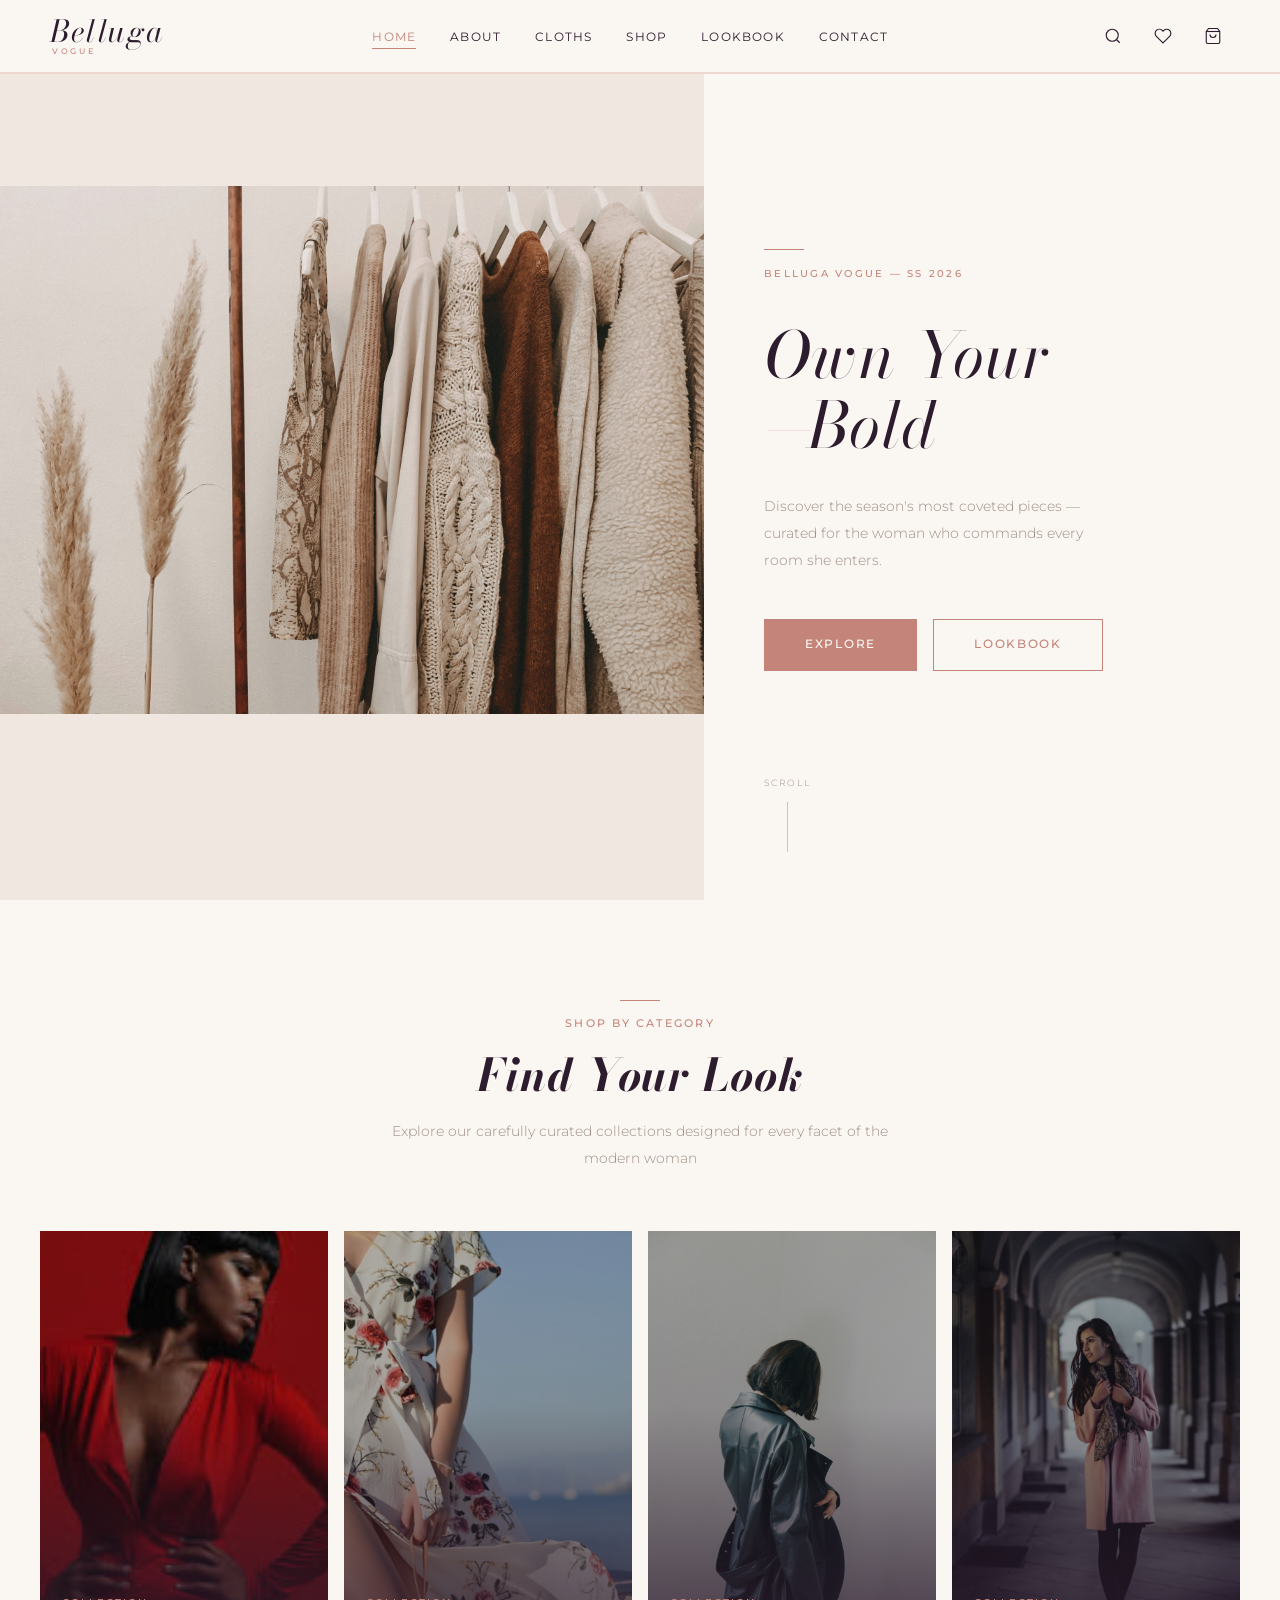
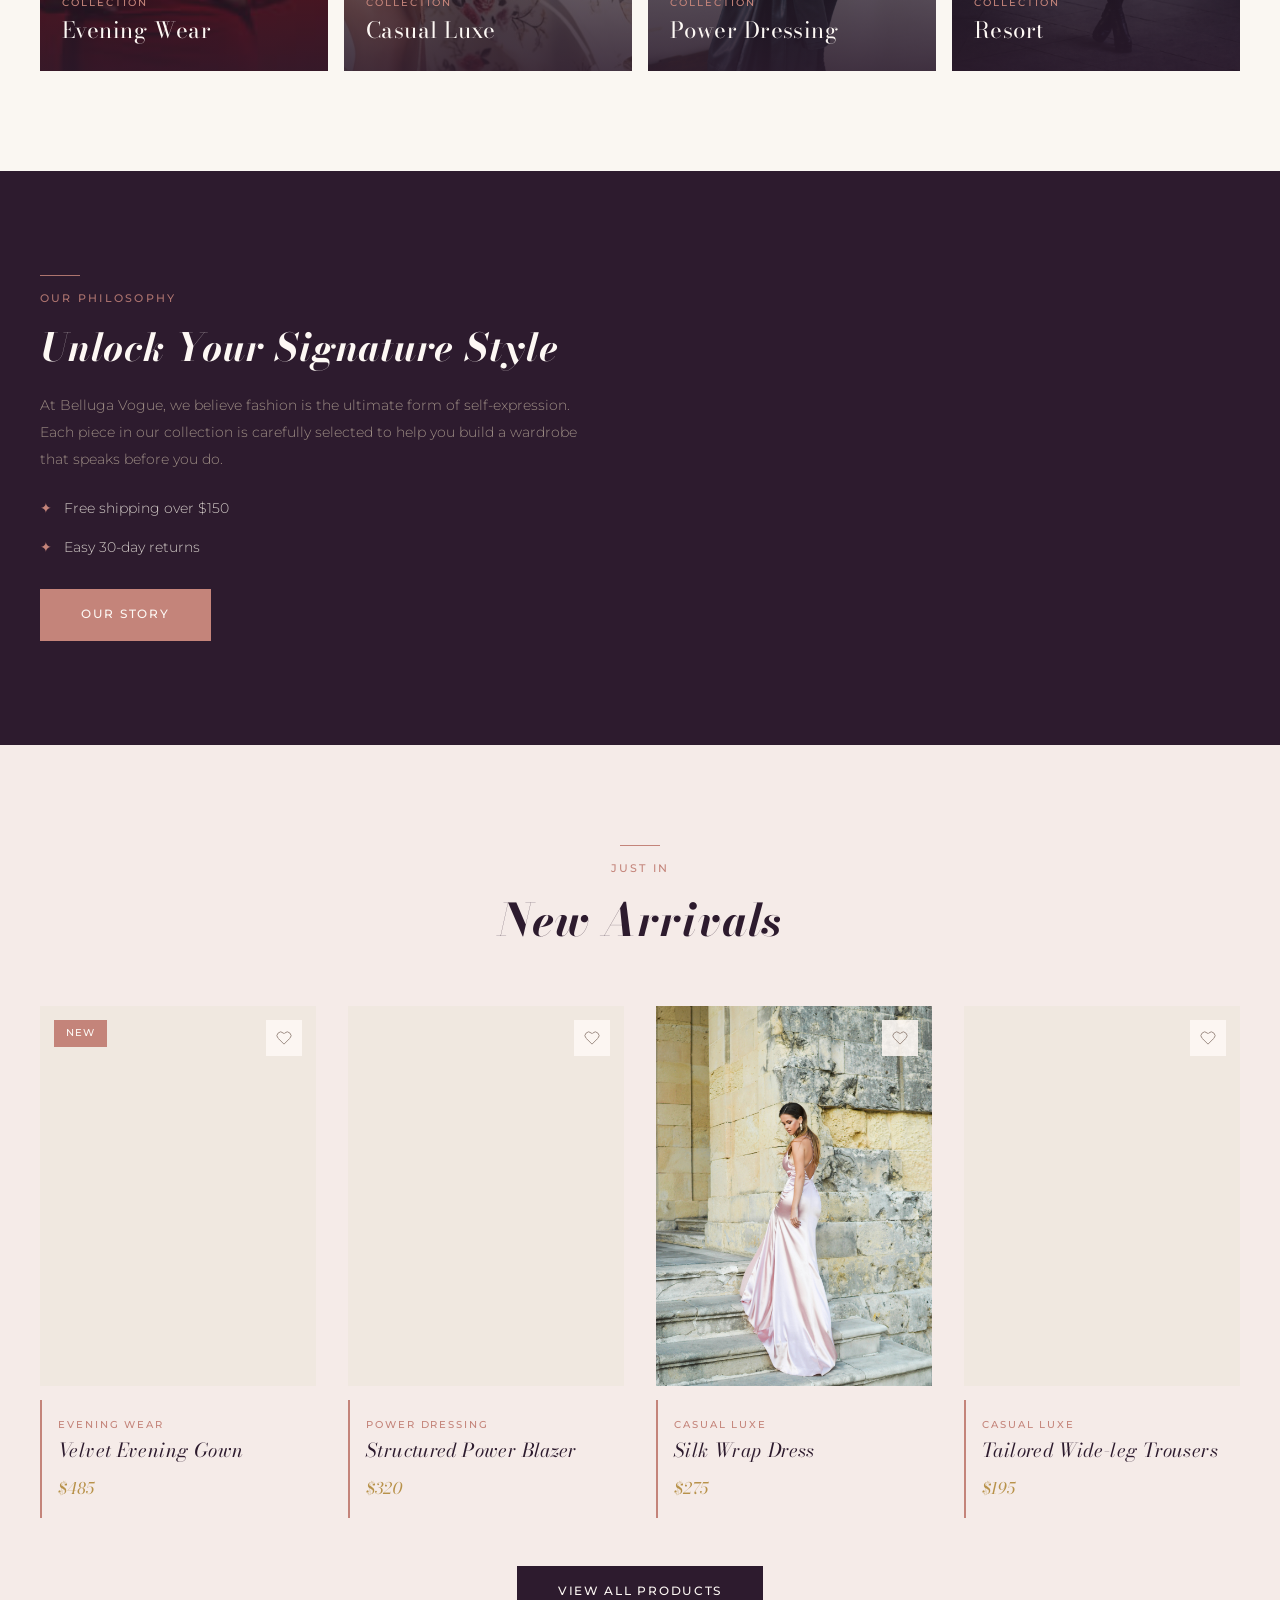
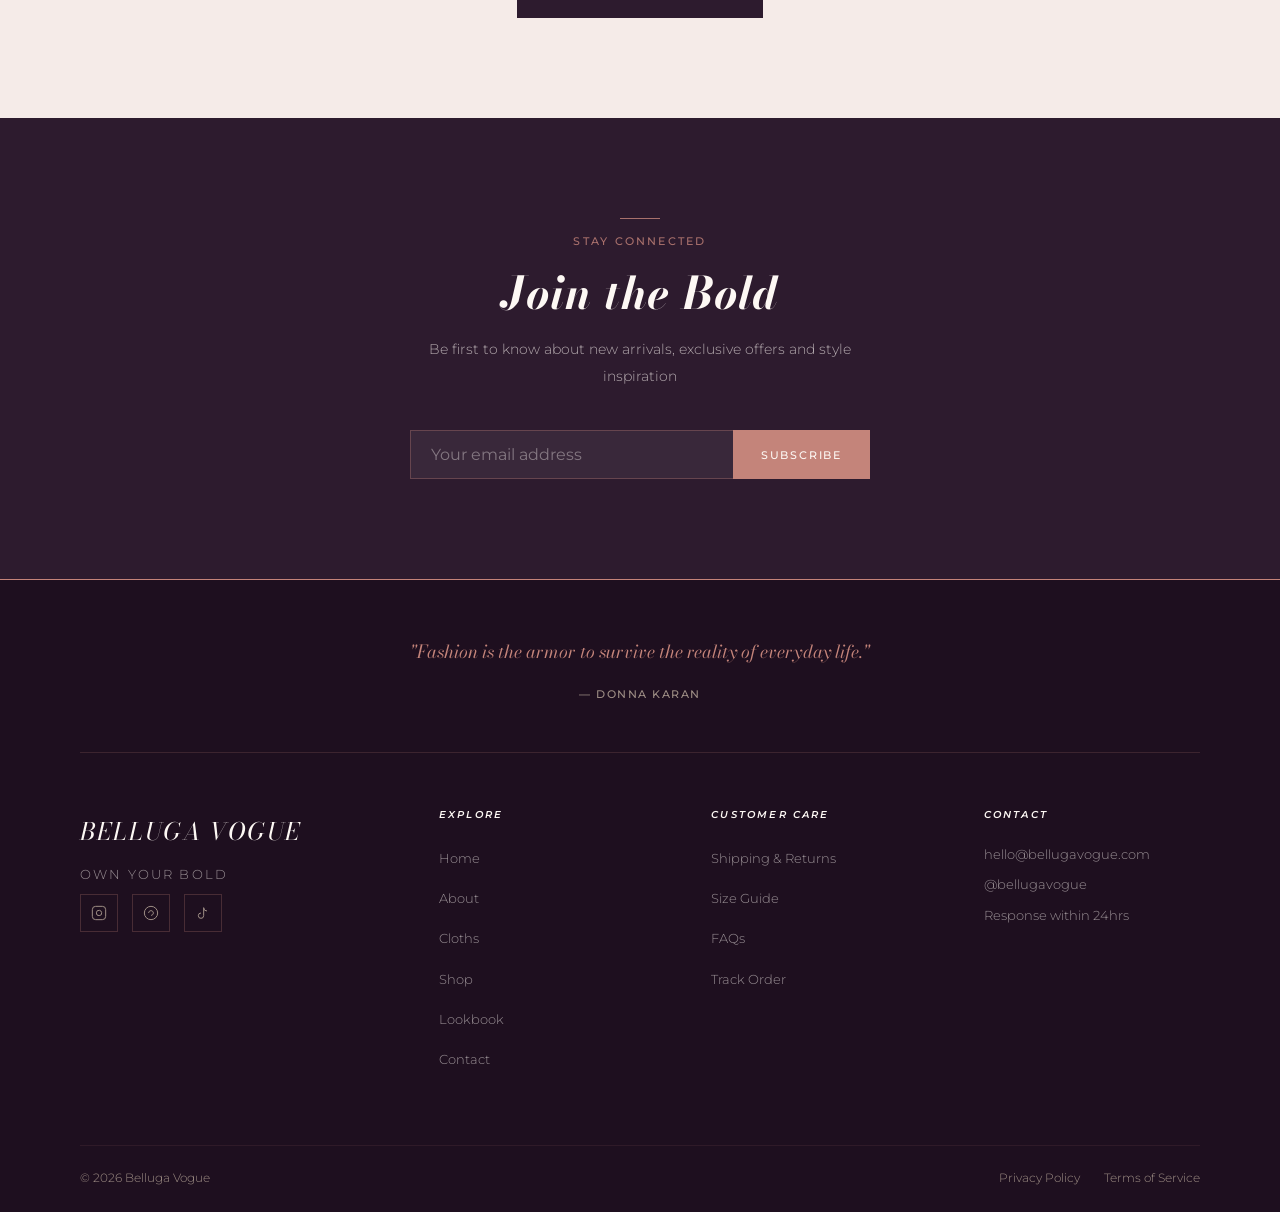
<file: index.html>
<!DOCTYPE html>
<html lang="en">
<head>
  <meta charset="UTF-8">
  <meta name="viewport" content="width=device-width, initial-scale=1.0">
  <title>Belluga Vogue — Own Your Bold</title>
  <link rel="stylesheet" href="css/style.css">
  <link rel="preload" as="image" href="assets/hero-home.jpg">
  <link rel="icon" type="image/svg+xml" href="assets/favicon.svg">
  <meta name="theme-color" content="#2D1B2E">
</head>
<body>

<!-- NAVBAR -->
<header class="site-header solid" id="site-header">
  <nav class="navbar">
    <a href="index.html" class="nav-brand"><span class="brand-main">Belluga</span><span class="brand-sub">Vogue</span></a>
    <ul class="nav-menu">
      <li><a href="index.html">Home</a></li>
      <li><a href="about.html">About</a></li>
      <li><a href="cloths.html">Cloths</a></li>
      <li><a href="shop.html">Shop</a></li>
      <li><a href="lookbook.html">Lookbook</a></li>
      <li><a href="contact.html">Contact</a></li>
    </ul>
    <div class="nav-actions">
      <button class="icon-btn" id="search-btn" aria-label="Search">
        <svg width="18" height="18" viewBox="0 0 24 24" fill="none" stroke="currentColor" stroke-width="1.5"><circle cx="11" cy="11" r="8"/><path d="m21 21-4.35-4.35"/></svg>
      </button>
      <a href="wishlist.html" class="icon-btn" aria-label="Wishlist" style="position:relative">
        <svg width="18" height="18" viewBox="0 0 24 24" fill="none" stroke="currentColor" stroke-width="1.5"><path d="M20.84 4.61a5.5 5.5 0 0 0-7.78 0L12 5.67l-1.06-1.06a5.5 5.5 0 0 0-7.78 7.78l1.06 1.06L12 21.23l7.78-7.78 1.06-1.06a5.5 5.5 0 0 0 0-7.78z"/></svg>
        <span class="nav-badge" id="wishlist-count" style="display:none">0</span>
      </button>
      <a href="cart.html" class="icon-btn" aria-label="Cart" style="position:relative">
        <svg width="18" height="18" viewBox="0 0 24 24" fill="none" stroke="currentColor" stroke-width="1.5"><path d="M6 2 3 6v14a2 2 0 0 0 2 2h14a2 2 0 0 0 2-2V6l-3-4z"/><line x1="3" y1="6" x2="21" y2="6"/><path d="M16 10a4 4 0 0 1-8 0"/></svg>
        <span class="nav-badge" id="cart-count" style="display:none">0</span>
      </a>
      <a href="shop.html" class="btn-shop">SHOP</a>
    </div>
    <button class="hamburger" id="hamburger" aria-label="Menu"><span></span><span></span><span></span></button>
  </nav>
  <div class="search-overlay" id="search-overlay">
    <div class="search-container">
      <input type="text" placeholder="Search for pieces, collections..." id="search-input">
      <button class="search-close" id="search-close">✕</button>
    </div>
  </div>
</header>

<!-- MOBILE NAV -->
<div class="mobile-nav" id="mobile-nav">
  <button class="mobile-nav-close" id="mobile-close">✕</button>
  <a href="index.html">Home</a>
  <a href="about.html">About</a>
  <a href="cloths.html">Cloths</a>
  <a href="shop.html">Shop</a>
  <a href="lookbook.html">Lookbook</a>
  <a href="contact.html">Contact</a>
</div>

<!-- HERO — asymmetric split -->
<section class="hero-split">
  <div class="hero-split-img">
    <img src="assets/alyssa-strohmann-TS--uNw-JqE-unsplash.jpg" alt="Belluga Vogue Home" loading="eager" fetchpriority="high" decoding="sync" width="1920" height="1080">
  </div>
  <div class="hero-split-text">
    <span class="hero-label">Belluga Vogue — SS 2026</span>
    <h1>Own Your<span class="indent-line">Bold</span></h1>
    <p>Discover the season's most coveted pieces — curated for the woman who commands every room she enters.</p>
    <div class="hero-btns">
      <a href="shop.html" class="btn btn-rose">EXPLORE</a>
      <a href="lookbook.html" class="btn btn-outline-gold">LOOKBOOK</a>
    </div>
    <div class="hero-scroll"><span>scroll</span></div>
  </div>
</section>

<!-- SHOP BY CATEGORY -->
<section class="section section-cream">
  <div class="container">
    <div class="section-header reveal">
      <span class="section-label">SHOP BY CATEGORY</span>
      <h2>Find Your Look</h2>
      <p>Explore our carefully curated collections designed for every facet of the modern woman</p>
    </div>
    <div class="category-grid">
      <a href="shop.html" class="category-card reveal">
        <img src="assets/first.jpg" alt="Evening Wear" loading="lazy" decoding="async" width="600" height="400">
        <div class="category-overlay">
          <span>Collection</span>
          <h3>Evening Wear</h3>
        </div>
      </a>
      <a href="shop.html" class="category-card reveal">
        <img src="assets/category-casual.jpg" alt="Casual Luxe" loading="lazy" decoding="async" width="600" height="400">
        <div class="category-overlay">
          <span>Collection</span>
          <h3>Casual Luxe</h3>
        </div>
      </a>
      <a href="shop.html" class="category-card reveal">
        <img src="assets/frank-flores-t3836YmTfw8-unsplash.jpg" alt="Power Dressing" loading="lazy" decoding="async" width="600" height="400">
        <div class="category-overlay">
          <span>Collection</span>
          <h3>Power Dressing</h3>
        </div>
      </a>
      <a href="shop.html" class="category-card reveal">
        <img src="assets/hero-contact.jpg" alt="Resort Collection" loading="lazy" decoding="async" width="600" height="400">
        <div class="category-overlay">
          <span>Collection</span>
          <h3>Resort</h3>
        </div>
      </a>
    </div>
  </div>
</section>

<!-- UNLOCK YOUR STYLE -->
<section class="section section-dark">
  <div class="container">
    <div class="two-col">
      <div class="about-text reveal">
        <span class="section-label">OUR PHILOSOPHY</span>
        <h2>Unlock Your Signature Style</h2>
        <p>At Belluga Vogue, we believe fashion is the ultimate form of self-expression. Each piece in our collection is carefully selected to help you build a wardrobe that speaks before you do.</p>
        <ul style="list-style:none;margin:20px 0 28px">
          <li style="display:flex;align-items:center;gap:12px;margin-bottom:12px;color:rgba(245,240,232,0.82);font-size:0.9rem;font-family:'Montserrat',sans-serif;font-weight:300">
            <span style="color:#C4847A;font-size:0.9rem;flex-shrink:0">✦</span> Free shipping over $150
          </li>
          <li style="display:flex;align-items:center;gap:12px;color:rgba(245,240,232,0.82);font-size:0.9rem;font-family:'Montserrat',sans-serif;font-weight:300">
            <span style="color:#C4847A;font-size:0.9rem;flex-shrink:0">✦</span> Easy 30-day returns
          </li>
        </ul>
        <a href="about.html" class="btn btn-gold">OUR STORY</a>
      </div>
      <div class="about-img reveal">
        <img src="assets/freestocks-_3Q3tsJ01nc-unsplash.jpg" alt="Belluga Vogue Style" loading="lazy" decoding="async" width="600" height="400" style="width:100%;height:auto;object-fit:contain;object-position:center center;display:block;max-height:none">
      </div>
    </div>
  </div>
</section>

<!-- NEW ARRIVALS -->
<section class="section section-beige">
  <div class="container">
    <div class="section-header reveal">
      <span class="section-label">JUST IN</span>
      <h2>New Arrivals</h2>
    </div>
    <div class="products-grid stagger-grid">
      <div class="product-card reveal" onclick="window.location.href='product.html'">
        <div class="product-card-img">
          <img src="assets/mihaela-claudia-puscas-MoX7cK7Hhew-unsplash.jpg" alt="Velvet Evening Gown — Belluga Vogue" loading="lazy" decoding="async" width="600" height="750">
          <span class="product-badge">NEW</span>
          <button class="wishlist-btn" data-id="1" aria-label="Wishlist">
            <svg width="16" height="16" viewBox="0 0 24 24" fill="none" stroke="currentColor" stroke-width="1.5"><path d="M20.84 4.61a5.5 5.5 0 0 0-7.78 0L12 5.67l-1.06-1.06a5.5 5.5 0 0 0-7.78 7.78l1.06 1.06L12 21.23l7.78-7.78 1.06-1.06a5.5 5.5 0 0 0 0-7.78z"/></svg>
          </button>
        </div>
        <div class="product-card-body">
          <span class="section-label">EVENING WEAR</span>
          <h3>Velvet Evening Gown</h3>
          <span class="price">$485</span>
        </div>
      </div>
      <div class="product-card reveal" onclick="window.location.href='product.html'">
        <div class="product-card-img">
          <img src="assets/aiony-haust-IXYxqP4zejo-unsplash.jpg" alt="Structured Power Blazer — Belluga Vogue" loading="lazy" decoding="async" width="600" height="750">
          <button class="wishlist-btn" data-id="2" aria-label="Wishlist">
            <svg width="16" height="16" viewBox="0 0 24 24" fill="none" stroke="currentColor" stroke-width="1.5"><path d="M20.84 4.61a5.5 5.5 0 0 0-7.78 0L12 5.67l-1.06-1.06a5.5 5.5 0 0 0-7.78 7.78l1.06 1.06L12 21.23l7.78-7.78 1.06-1.06a5.5 5.5 0 0 0 0-7.78z"/></svg>
          </button>
        </div>
        <div class="product-card-body">
          <span class="section-label">POWER DRESSING</span>
          <h3>Structured Power Blazer</h3>
          <span class="price">$320</span>
        </div>
      </div>
      <div class="product-card reveal" onclick="window.location.href='product.html'">
        <div class="product-card-img">
          <img src="assets/tamara-bellis-X2qRKqLKtg4-unsplash.jpg" alt="Silk Wrap Dress — Belluga Vogue" loading="lazy" decoding="async" width="600" height="750">
          <button class="wishlist-btn" data-id="3" aria-label="Wishlist">
            <svg width="16" height="16" viewBox="0 0 24 24" fill="none" stroke="currentColor" stroke-width="1.5"><path d="M20.84 4.61a5.5 5.5 0 0 0-7.78 0L12 5.67l-1.06-1.06a5.5 5.5 0 0 0-7.78 7.78l1.06 1.06L12 21.23l7.78-7.78 1.06-1.06a5.5 5.5 0 0 0 0-7.78z"/></svg>
          </button>
        </div>
        <div class="product-card-body">
          <span class="section-label">CASUAL LUXE</span>
          <h3>Silk Wrap Dress</h3>
          <span class="price">$275</span>
        </div>
      </div>
      <div class="product-card reveal" onclick="window.location.href='product.html'">
        <div class="product-card-img">
          <img src="assets/product-5.jpg" alt="Tailored Wide-leg Trousers — Belluga Vogue" loading="lazy" decoding="async" width="600" height="750">
          <button class="wishlist-btn" data-id="4" aria-label="Wishlist">
            <svg width="16" height="16" viewBox="0 0 24 24" fill="none" stroke="currentColor" stroke-width="1.5"><path d="M20.84 4.61a5.5 5.5 0 0 0-7.78 0L12 5.67l-1.06-1.06a5.5 5.5 0 0 0-7.78 7.78l1.06 1.06L12 21.23l7.78-7.78 1.06-1.06a5.5 5.5 0 0 0 0-7.78z"/></svg>
          </button>
        </div>
        <div class="product-card-body">
          <span class="section-label">CASUAL LUXE</span>
          <h3>Tailored Wide-leg Trousers</h3>
          <span class="price">$195</span>
        </div>
      </div>
    </div>
    <div style="text-align:center;margin-top:48px">
      <a href="shop.html" class="btn btn-dark">VIEW ALL PRODUCTS</a>
    </div>
  </div>
</section>

<!-- NEWSLETTER -->
<section class="newsletter-section">
  <div class="container" style="text-align:center">
    <span class="section-label">STAY CONNECTED</span>
    <h2>Join the Bold</h2>
    <p>Be first to know about new arrivals, exclusive offers and style inspiration</p>
    <form class="newsletter-form" style="margin-top:32px">
      <input type="email" placeholder="Your email address" required>
      <button type="submit">SUBSCRIBE</button>
    </form>
  </div>
</section>

<!-- FOOTER -->
<footer class="site-footer">
  <div class="footer-quote">
    <p>"Fashion is the armor to survive the reality of everyday life."</p>
    <cite>— Donna Karan</cite>
  </div>
  <div class="footer-main">
    <div class="footer-col">
      <div class="footer-logo">BELLUGA VOGUE</div>
      <p class="footer-tagline">Own Your Bold</p>
      <div class="social-icons">
        <a href="#" class="social-icon" aria-label="Instagram"><svg width="16" height="16" viewBox="0 0 24 24" fill="none" stroke="currentColor" stroke-width="1.5"><rect x="2" y="2" width="20" height="20" rx="5"/><path d="M16 11.37A4 4 0 1 1 12.63 8 4 4 0 0 1 16 11.37z"/><line x1="17.5" y1="6.5" x2="17.51" y2="6.5"/></svg></a>
        <a href="#" class="social-icon" aria-label="Pinterest"><svg width="16" height="16" viewBox="0 0 24 24" fill="none" stroke="currentColor" stroke-width="1.5"><circle cx="12" cy="12" r="10"/><path d="M8.5 12c0-2 1.5-3.5 3.5-3.5s3.5 1.5 3.5 3.5-1.5 3.5-3.5 3.5"/></svg></a>
        <a href="#" class="social-icon" aria-label="TikTok"><svg width="16" height="16" viewBox="0 0 24 24" fill="none" stroke="currentColor" stroke-width="1.5"><path d="M9 12a4 4 0 1 0 4 4V4a5 5 0 0 0 5 5"/></svg></a>
      </div>
    </div>
    <div class="footer-col">
      <h4>Explore</h4>
      <ul>
        <li><a href="index.html">Home</a></li>
        <li><a href="about.html">About</a></li>
        <li><a href="cloths.html">Cloths</a></li>
        <li><a href="shop.html">Shop</a></li>
        <li><a href="lookbook.html">Lookbook</a></li>
        <li><a href="contact.html">Contact</a></li>
      </ul>
    </div>
    <div class="footer-col">
      <h4>Customer Care</h4>
      <ul>
        <li><a href="#">Shipping &amp; Returns</a></li>
        <li><a href="#">Size Guide</a></li>
        <li><a href="#">FAQs</a></li>
        <li><a href="#">Track Order</a></li>
      </ul>
    </div>
    <div class="footer-col">
      <h4>Contact</h4>
      <p>hello@bellugavogue.com</p>
      <p>@bellugavogue</p>
      <p>Response within 24hrs</p>
    </div>
  </div>
  <div class="footer-bottom">
    <p>© 2026 Belluga Vogue</p>
    <div class="footer-links">
      <a href="#">Privacy Policy</a>
      <a href="#">Terms of Service</a>
    </div>
  </div>
</footer>

<button class="scroll-top" id="scroll-top" aria-label="Scroll to top">↑</button>
<script src="js/main.js"></script>
</body>
</html>
</file>
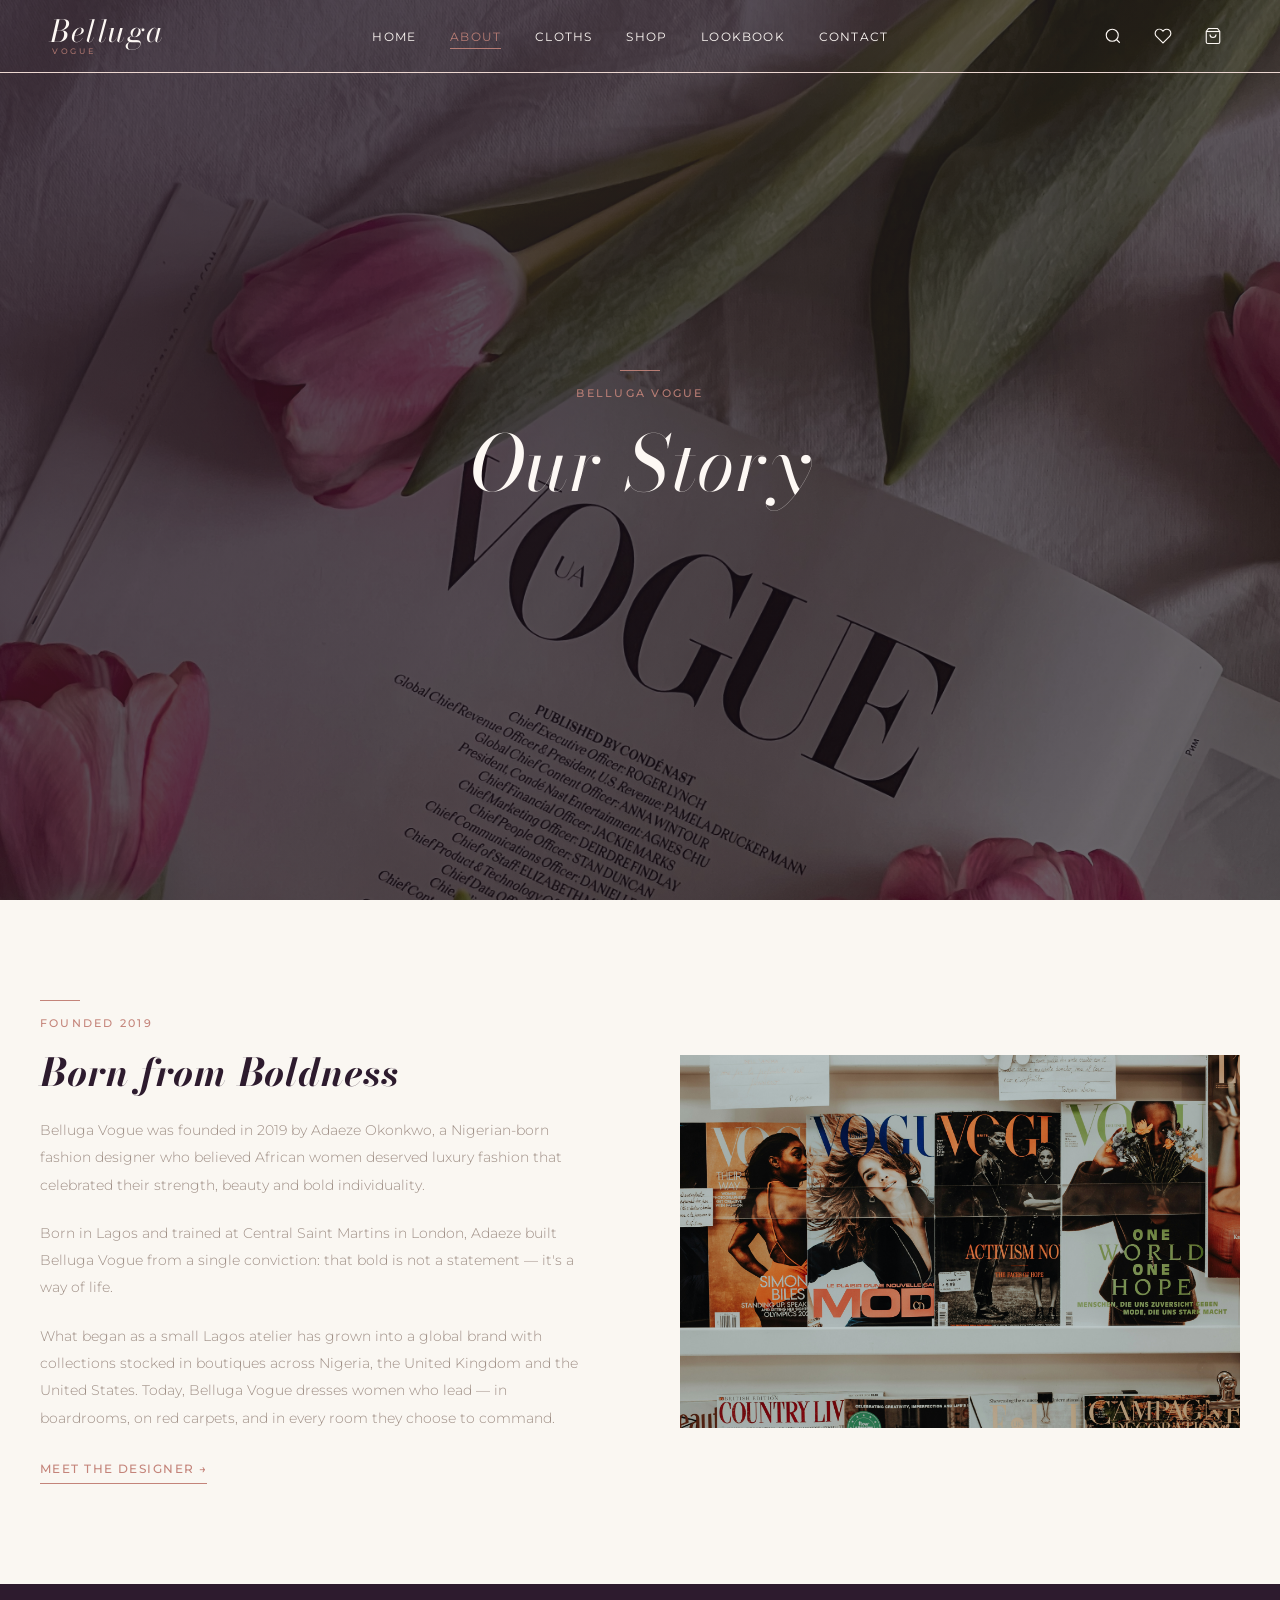
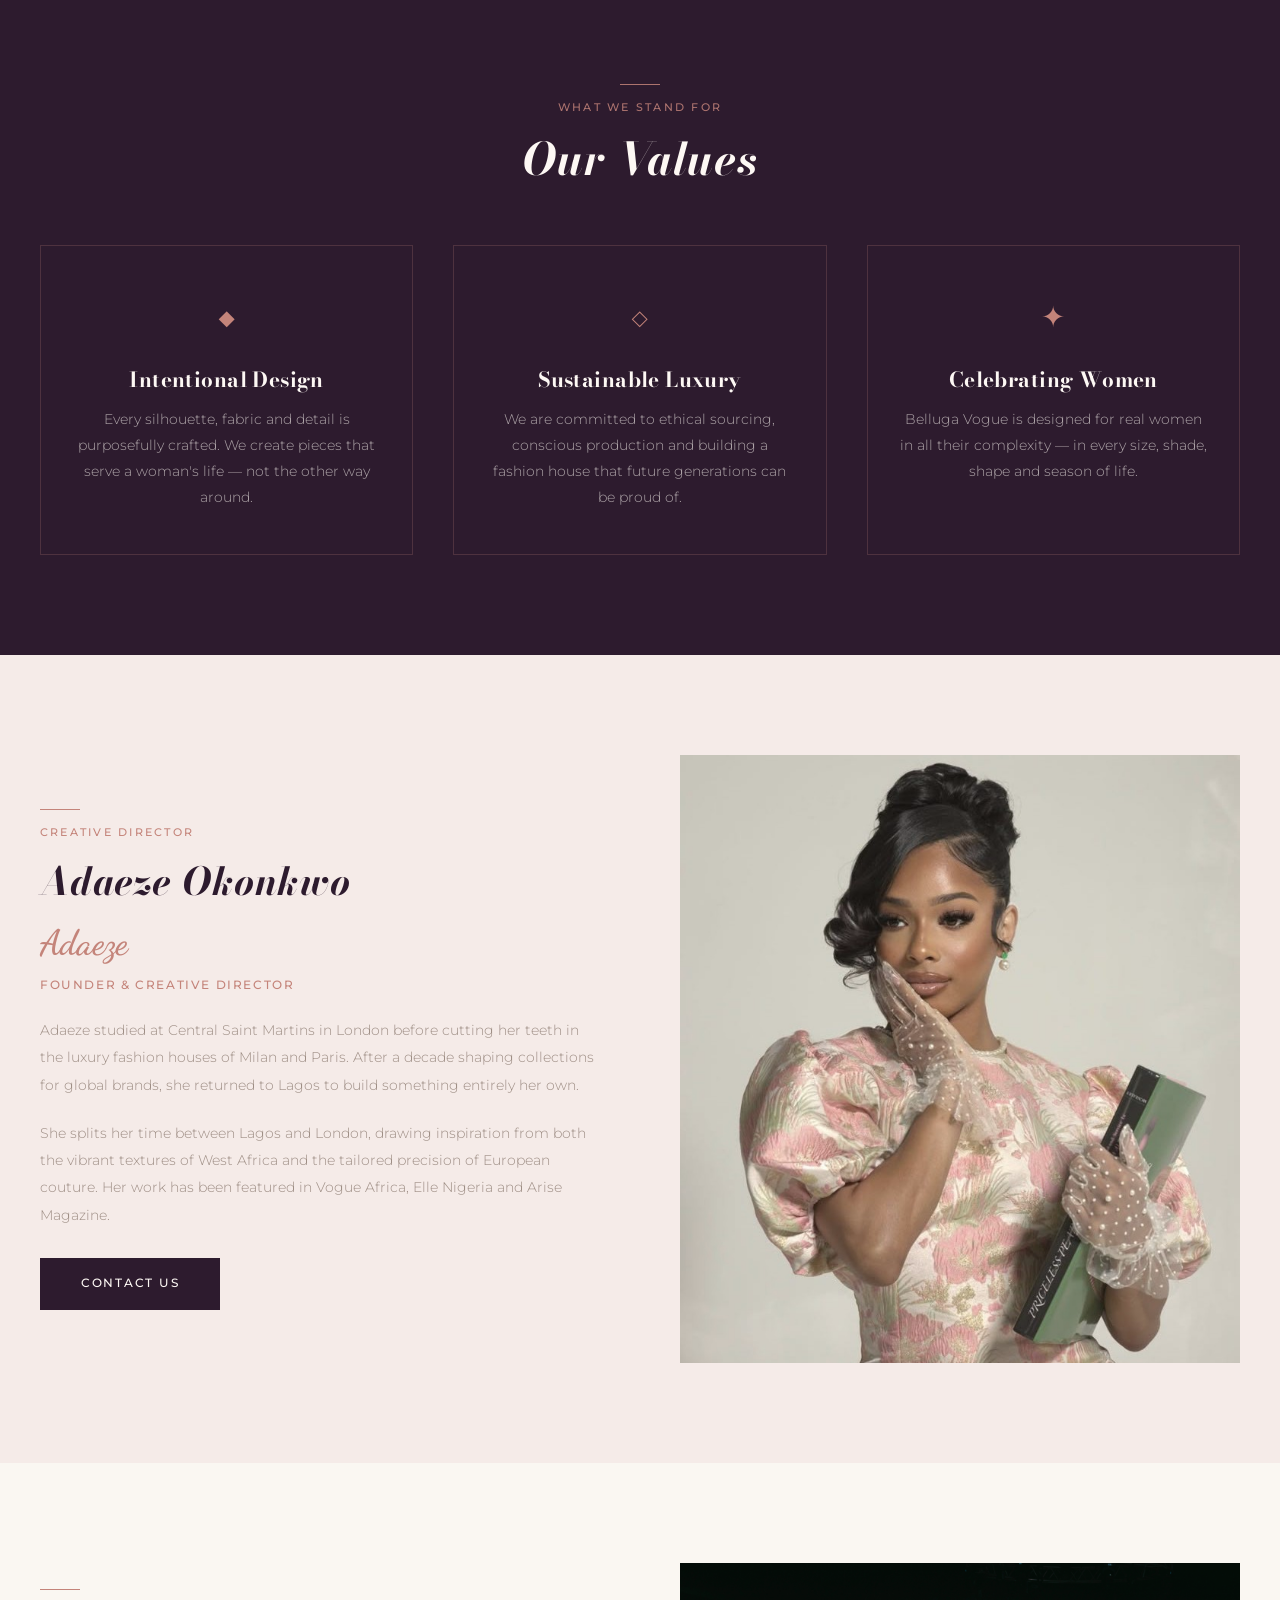
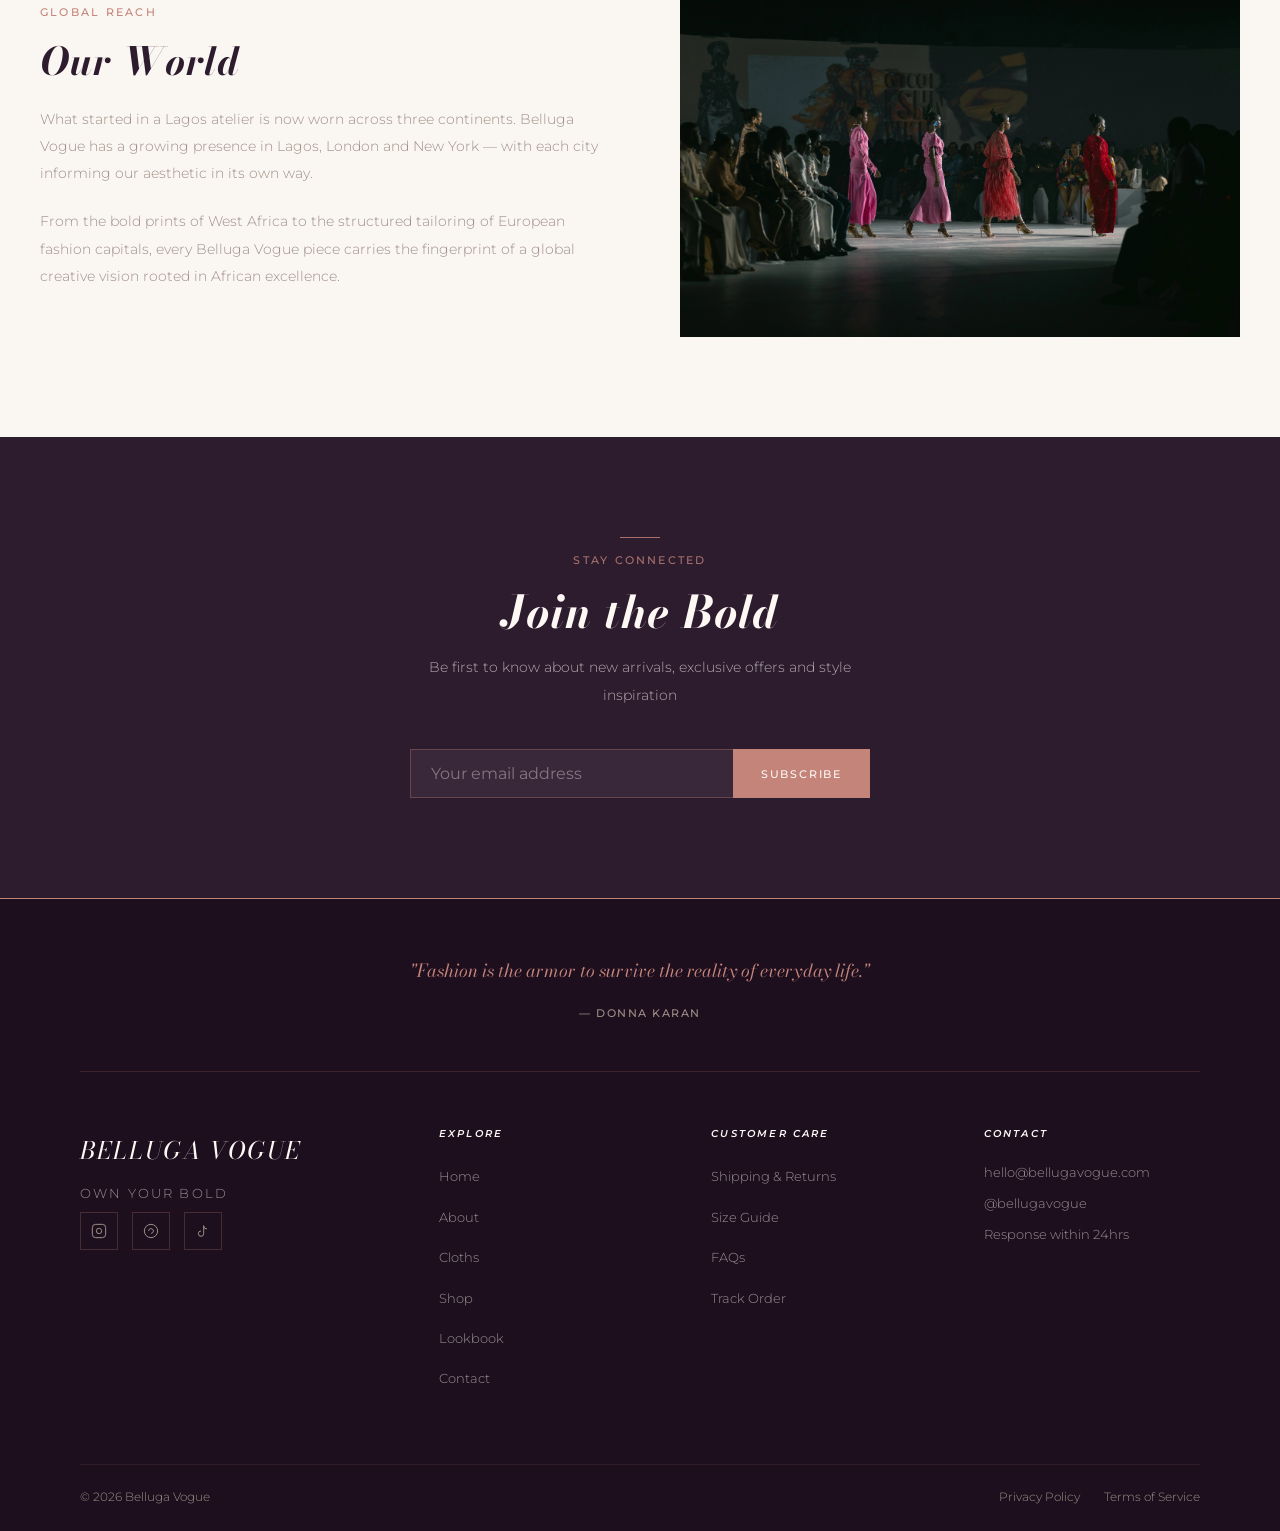
<file: about.html>
<!DOCTYPE html>
<html lang="en">
<head>
  <meta charset="UTF-8">
  <meta name="viewport" content="width=device-width, initial-scale=1.0">
  <title>About Us — Belluga Vogue</title>
  <link rel="stylesheet" href="css/style.css">
  <link rel="preload" as="image" href="assets/hero-about.jpg">
  <link rel="icon" type="image/svg+xml" href="assets/favicon.svg">
  <meta name="theme-color" content="#2D1B2E">
</head>
<body>

<!-- NAVBAR -->
<header class="site-header hero-page" id="site-header">
  <nav class="navbar">
    <a href="index.html" class="nav-brand"><span class="brand-main">Belluga</span><span class="brand-sub">Vogue</span></a>
    <ul class="nav-menu">
      <li><a href="index.html">Home</a></li>
      <li><a href="about.html">About</a></li>
      <li><a href="cloths.html">Cloths</a></li>
      <li><a href="shop.html">Shop</a></li>
      <li><a href="lookbook.html">Lookbook</a></li>
      <li><a href="contact.html">Contact</a></li>
    </ul>
    <div class="nav-actions">
      <button class="icon-btn" id="search-btn" aria-label="Search">
        <svg width="18" height="18" viewBox="0 0 24 24" fill="none" stroke="currentColor" stroke-width="1.5"><circle cx="11" cy="11" r="8"/><path d="m21 21-4.35-4.35"/></svg>
      </button>
      <a href="wishlist.html" class="icon-btn" aria-label="Wishlist" style="position:relative">
        <svg width="18" height="18" viewBox="0 0 24 24" fill="none" stroke="currentColor" stroke-width="1.5"><path d="M20.84 4.61a5.5 5.5 0 0 0-7.78 0L12 5.67l-1.06-1.06a5.5 5.5 0 0 0-7.78 7.78l1.06 1.06L12 21.23l7.78-7.78 1.06-1.06a5.5 5.5 0 0 0 0-7.78z"/></svg>
        <span class="nav-badge" id="wishlist-count" style="display:none">0</span>
      </button>
      <a href="cart.html" class="icon-btn" aria-label="Cart" style="position:relative">
        <svg width="18" height="18" viewBox="0 0 24 24" fill="none" stroke="currentColor" stroke-width="1.5"><path d="M6 2 3 6v14a2 2 0 0 0 2 2h14a2 2 0 0 0 2-2V6l-3-4z"/><line x1="3" y1="6" x2="21" y2="6"/><path d="M16 10a4 4 0 0 1-8 0"/></svg>
        <span class="nav-badge" id="cart-count" style="display:none">0</span>
      </a>
      <a href="shop.html" class="btn-shop">SHOP</a>
    </div>
    <button class="hamburger" id="hamburger" aria-label="Menu"><span></span><span></span><span></span></button>
  </nav>
  <div class="search-overlay" id="search-overlay">
    <div class="search-container">
      <input type="text" placeholder="Search for pieces, collections..." id="search-input">
      <button class="search-close" id="search-close">✕</button>
    </div>
  </div>
</header>
<div class="mobile-nav" id="mobile-nav">
  <button class="mobile-nav-close" id="mobile-close">✕</button>
  <a href="index.html">Home</a>
  <a href="about.html">About</a>
  <a href="cloths.html">Cloths</a>
  <a href="shop.html">Shop</a>
  <a href="lookbook.html">Lookbook</a>
  <a href="contact.html">Contact</a>
</div>

<!-- HERO -->
<section class="hero">
  <img class="hero-bg" src="assets/natali-n-BQ8Vfbf7Xrg-unsplash.jpg" alt="Belluga Vogue About" loading="eager" fetchpriority="high" decoding="sync" width="1920" height="1080">
  <div class="hero-overlay"></div>
  <div class="hero-content hero-center">
    <span class="section-label">BELLUGA VOGUE</span>
    <h1>Our Story</h1>
  </div>
</section>

<!-- BORN FROM BOLDNESS -->
<section class="section section-cream">
  <div class="container">
    <div class="two-col">
      <div class="about-text reveal">
        <span class="section-label">FOUNDED 2019</span>
        <h2>Born from Boldness</h2>
        <p>Belluga Vogue was founded in 2019 by Adaeze Okonkwo, a Nigerian-born fashion designer who believed African women deserved luxury fashion that celebrated their strength, beauty and bold individuality.</p>
        <p>Born in Lagos and trained at Central Saint Martins in London, Adaeze built Belluga Vogue from a single conviction: that bold is not a statement — it's a way of life.</p>
        <p>What began as a small Lagos atelier has grown into a global brand with collections stocked in boutiques across Nigeria, the United Kingdom and the United States. Today, Belluga Vogue dresses women who lead — in boardrooms, on red carpets, and in every room they choose to command.</p>
        <a class="about-link" href="#designer">Meet the Designer →</a>
      </div>
      <div class="about-img reveal">
        <img src="assets/rhamely-ICXtOnNlxqY-unsplash.jpg" alt="Belluga Vogue Story" loading="lazy" decoding="async" width="600" height="400">
      </div>
    </div>
  </div>
</section>

<!-- OUR VALUES -->
<section class="section section-dark">
  <div class="container">
    <div class="section-header reveal">
      <span class="section-label">WHAT WE STAND FOR</span>
      <h2>Our Values</h2>
    </div>
    <div class="values-grid">
      <div class="value-card reveal">
        <div class="value-icon">◆</div>
        <h3>Intentional Design</h3>
        <p>Every silhouette, fabric and detail is purposefully crafted. We create pieces that serve a woman's life — not the other way around.</p>
      </div>
      <div class="value-card reveal">
        <div class="value-icon">◇</div>
        <h3>Sustainable Luxury</h3>
        <p>We are committed to ethical sourcing, conscious production and building a fashion house that future generations can be proud of.</p>
      </div>
      <div class="value-card reveal">
        <div class="value-icon">✦</div>
        <h3>Celebrating Women</h3>
        <p>Belluga Vogue is designed for real women in all their complexity — in every size, shade, shape and season of life.</p>
      </div>
    </div>
  </div>
</section>

<!-- THE DESIGNER -->
<section class="section section-beige" id="designer">
  <div class="container">
    <div class="two-col reverse">
      <div class="about-img reveal">
        <img src="assets/adaeze.jpeg" alt="Adaeze Okonkwo" loading="lazy" decoding="async" width="600" height="400">
      </div>
      <div class="about-text reveal">
        <span class="section-label">CREATIVE DIRECTOR</span>
        <h2>Adaeze Okonkwo</h2>
        <span class="designer-signature">Adaeze</span>
        <p style="color:var(--rose);font-family:'Montserrat',sans-serif;font-size:0.72rem;font-weight:500;letter-spacing:0.14em;text-transform:uppercase;margin:14px 0 20px">Founder &amp; Creative Director</p>
        <p>Adaeze studied at Central Saint Martins in London before cutting her teeth in the luxury fashion houses of Milan and Paris. After a decade shaping collections for global brands, she returned to Lagos to build something entirely her own.</p>
        <p>She splits her time between Lagos and London, drawing inspiration from both the vibrant textures of West Africa and the tailored precision of European couture. Her work has been featured in Vogue Africa, Elle Nigeria and Arise Magazine.</p>
        <a href="contact.html" class="btn btn-dark" style="margin-top:8px">CONTACT US</a>
      </div>
    </div>
  </div>
</section>

<!-- OUR WORLD -->
<section class="section section-cream">
  <div class="container">
    <div class="two-col">
      <div class="about-text reveal">
        <span class="section-label">GLOBAL REACH</span>
        <h2>Our World</h2>
        <p>What started in a Lagos atelier is now worn across three continents. Belluga Vogue has a growing presence in Lagos, London and New York — with each city informing our aesthetic in its own way.</p>
        <p>From the bold prints of West Africa to the structured tailoring of European fashion capitals, every Belluga Vogue piece carries the fingerprint of a global creative vision rooted in African excellence.</p>
      </div>
      <div class="about-img reveal">
        <img src="assets/ben-iwara-01W4Xbz3Ayk-unsplash.jpg" alt="Belluga Vogue Store" loading="lazy" decoding="async" width="600" height="400">
      </div>
    </div>
  </div>
</section>

<!-- NEWSLETTER -->
<section class="newsletter-section">
  <div class="container" style="text-align:center">
    <span class="section-label">STAY CONNECTED</span>
    <h2>Join the Bold</h2>
    <p>Be first to know about new arrivals, exclusive offers and style inspiration</p>
    <form class="newsletter-form" style="margin-top:32px">
      <input type="email" placeholder="Your email address" required>
      <button type="submit">SUBSCRIBE</button>
    </form>
  </div>
</section>

<!-- FOOTER -->
<footer class="site-footer">
  <div class="footer-quote">
    <p>&quot;Fashion is the armor to survive the reality of everyday life.&quot;</p>
    <cite>— Donna Karan</cite>
  </div>
  <div class="footer-main">
    <div class="footer-col">
      <div class="footer-logo">BELLUGA VOGUE</div>
      <p class="footer-tagline">Own Your Bold</p>
      <div class="social-icons">
        <a href="#" class="social-icon" aria-label="Instagram"><svg width="16" height="16" viewBox="0 0 24 24" fill="none" stroke="currentColor" stroke-width="1.5"><rect x="2" y="2" width="20" height="20" rx="5"/><path d="M16 11.37A4 4 0 1 1 12.63 8 4 4 0 0 1 16 11.37z"/><line x1="17.5" y1="6.5" x2="17.51" y2="6.5"/></svg></a>
        <a href="#" class="social-icon" aria-label="Pinterest"><svg width="16" height="16" viewBox="0 0 24 24" fill="none" stroke="currentColor" stroke-width="1.5"><circle cx="12" cy="12" r="10"/><path d="M8.5 12c0-2 1.5-3.5 3.5-3.5s3.5 1.5 3.5 3.5-1.5 3.5-3.5 3.5"/></svg></a>
        <a href="#" class="social-icon" aria-label="TikTok"><svg width="16" height="16" viewBox="0 0 24 24" fill="none" stroke="currentColor" stroke-width="1.5"><path d="M9 12a4 4 0 1 0 4 4V4a5 5 0 0 0 5 5"/></svg></a>
      </div>
    </div>
    <div class="footer-col">
      <h4>Explore</h4>
      <ul>
        <li><a href="index.html">Home</a></li>
        <li><a href="about.html">About</a></li>
        <li><a href="cloths.html">Cloths</a></li>
        <li><a href="shop.html">Shop</a></li>
        <li><a href="lookbook.html">Lookbook</a></li>
        <li><a href="contact.html">Contact</a></li>
      </ul>
    </div>
    <div class="footer-col">
      <h4>Customer Care</h4>
      <ul>
        <li><a href="#">Shipping &amp; Returns</a></li>
        <li><a href="#">Size Guide</a></li>
        <li><a href="#">FAQs</a></li>
        <li><a href="#">Track Order</a></li>
      </ul>
    </div>
    <div class="footer-col">
      <h4>Contact</h4>
      <p>hello@bellugavogue.com</p>
      <p>@bellugavogue</p>
      <p>Response within 24hrs</p>
    </div>
  </div>
  <div class="footer-bottom">
    <p>© 2026 Belluga Vogue</p>
    <div class="footer-links">
      <a href="#">Privacy Policy</a>
      <a href="#">Terms of Service</a>
    </div>
  </div>
</footer>

<button class="scroll-top" id="scroll-top" aria-label="Scroll to top">↑</button>
<script src="js/main.js"></script>
</body>
</html>
</file>
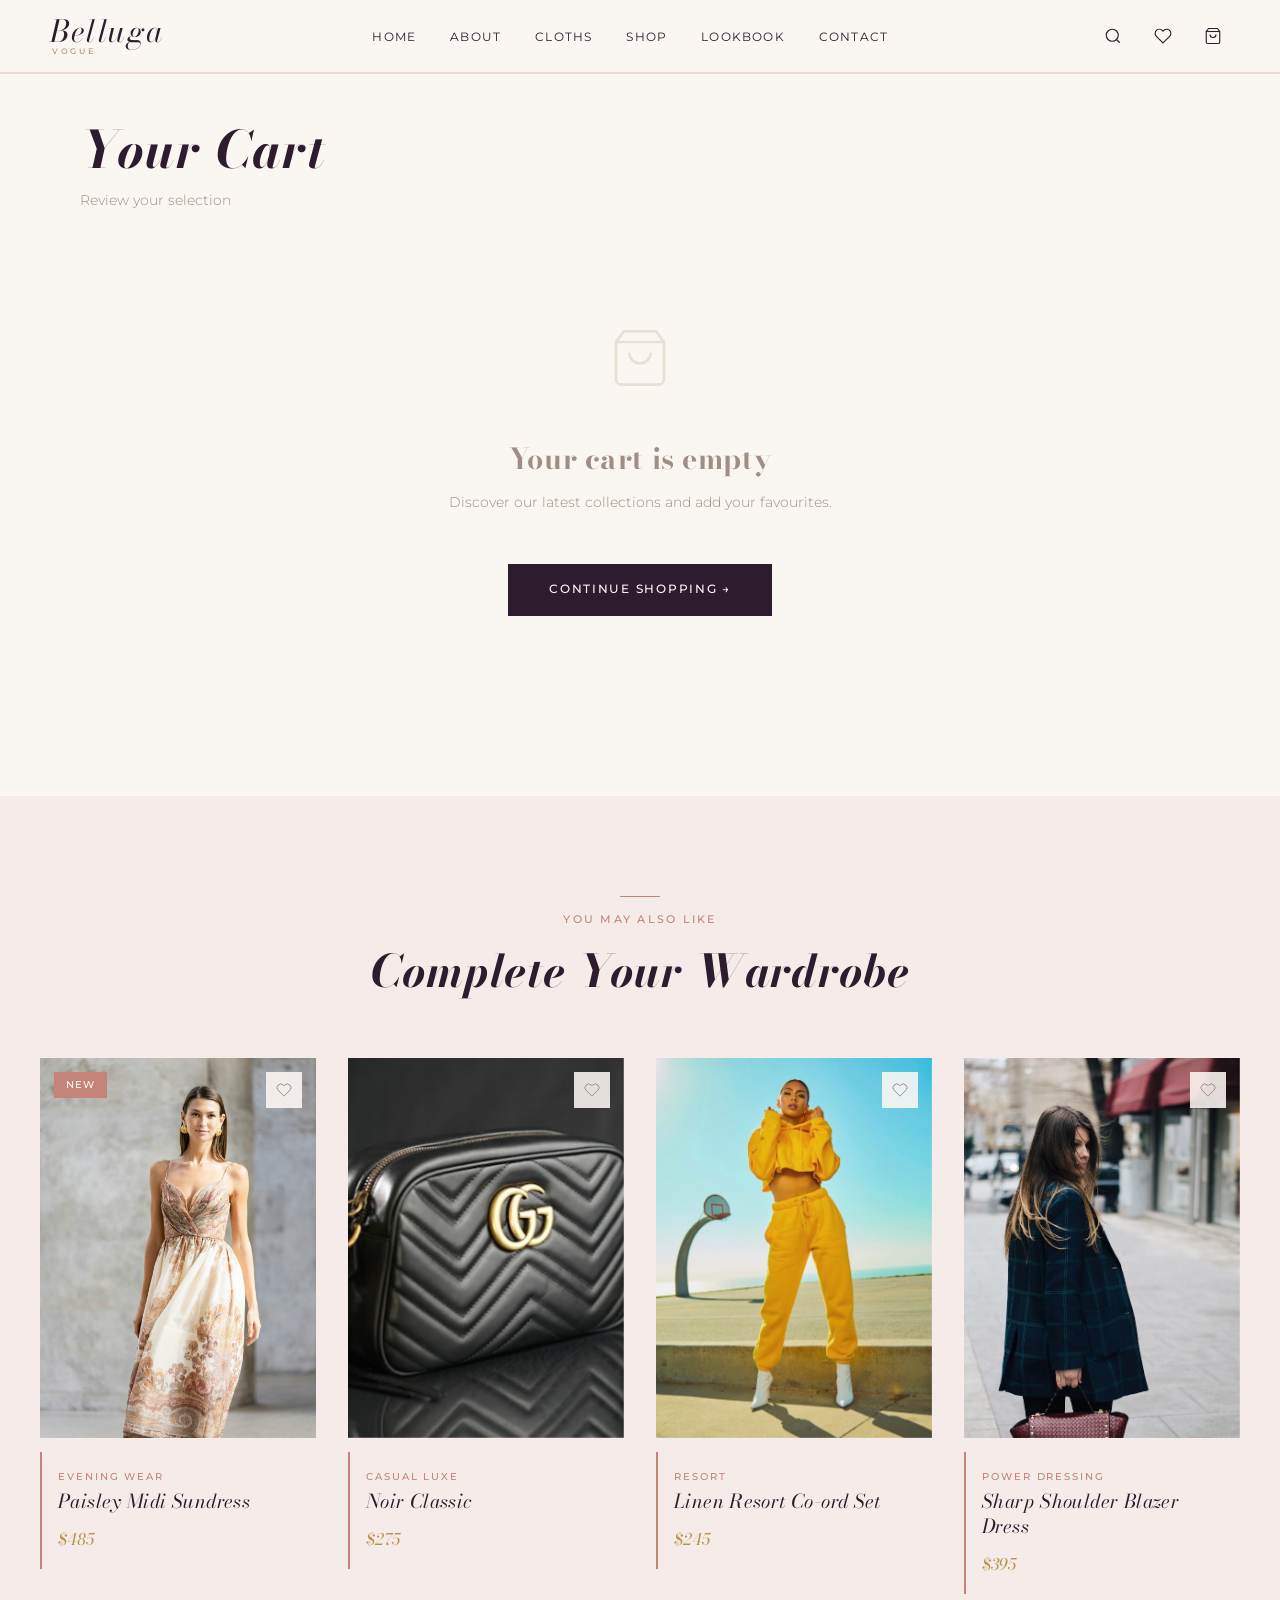
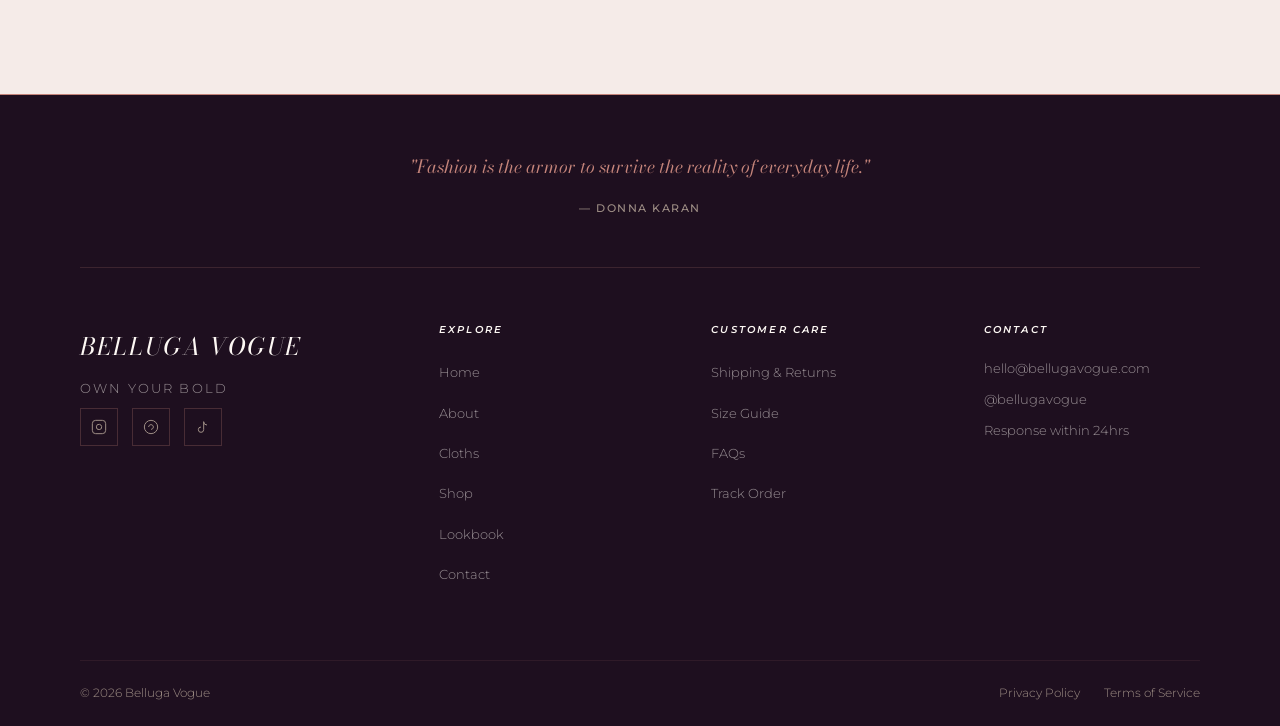
<file: cart.html>
<!DOCTYPE html>
<html lang="en">
<head>
  <meta charset="UTF-8">
  <meta name="viewport" content="width=device-width, initial-scale=1.0">
  <title>Your Cart — Belluga Vogue</title>
  <link rel="stylesheet" href="css/style.css">
  <link rel="icon" type="image/svg+xml" href="assets/favicon.svg">
  <meta name="theme-color" content="#2D1B2E">
  <style>
    @media (max-width: 640px) {
      /* Break table into card layout */
      .cart-table,
      .cart-table tbody { display: block !important; width: 100% !important; }
      .cart-table thead { display: none !important; }

      /* Each row = flex card */
      .cart-table tr {
        display: flex !important;
        flex-wrap: wrap !important;
        position: relative !important;
        width: 100% !important;
        padding: 14px 0 !important;
        border-bottom: 1px solid rgba(196,132,122,0.2) !important;
        gap: 0 8px !important;
        align-items: center !important;
        box-sizing: border-box !important;
      }
      .cart-table td {
        display: block !important;
        padding: 0 !important;
        border: none !important;
        box-sizing: border-box !important;
      }

      /* ── Row 1: product image + info, full width ── */
      .cart-table td:nth-child(1) {
        flex: 0 0 100% !important;
        max-width: 100% !important;
        padding-right: 32px !important;
        margin-bottom: 10px !important;
      }
      /* The JS-injected inner div needs to be a proper flex row */
      .cart-table td:nth-child(1) > div {
        display: flex !important;
        align-items: flex-start !important;
        gap: 12px !important;
        width: 100% !important;
      }
      .cart-item-img {
        width: 68px !important;
        height: 84px !important;
        flex-shrink: 0 !important;
        margin: 0 !important;
      }
      .cart-item-info { flex: 1 !important; min-width: 0 !important; }
      .cart-item-info h4 { font-size: 0.88rem !important; word-break: break-word !important; }
      .cart-item-info span { font-size: 0.72rem !important; }

      /* ── Row 2: price | qty | total ── */
      .cart-table td:nth-child(2) {
        flex: 1 !important;
        display: flex !important;
        align-items: center !important;
      }
      .cart-table td:nth-child(3) {
        flex: 0 0 auto !important;
        display: flex !important;
        align-items: center !important;
      }
      .cart-table td:nth-child(4) {
        flex: 0 0 auto !important;
        display: flex !important;
        align-items: center !important;
      }

      /* ── Remove: absolute top-right corner ── */
      .cart-table td:nth-child(5) {
        position: absolute !important;
        top: 14px !important;
        right: 0 !important;
        flex: 0 !important;
      }

      /* Compact qty controls */
      .cart-qty { gap: 2px !important; }
      .cart-qty button { width: 28px !important; height: 28px !important; }
      .cart-qty span { width: 26px !important; font-size: 0.82rem !important; }
    }
  </style>
</head>
<body>

<!-- NAVBAR -->
<header class="site-header solid" id="site-header">
  <nav class="navbar">
    <a href="index.html" class="nav-brand"><span class="brand-main">Belluga</span><span class="brand-sub">Vogue</span></a>
    <ul class="nav-menu">
      <li><a href="index.html">Home</a></li>
      <li><a href="about.html">About</a></li>
      <li><a href="cloths.html">Cloths</a></li>
      <li><a href="shop.html">Shop</a></li>
      <li><a href="lookbook.html">Lookbook</a></li>
      <li><a href="contact.html">Contact</a></li>
    </ul>
    <div class="nav-actions">
      <button class="icon-btn" id="search-btn" aria-label="Search">
        <svg width="18" height="18" viewBox="0 0 24 24" fill="none" stroke="currentColor" stroke-width="1.5"><circle cx="11" cy="11" r="8"/><path d="m21 21-4.35-4.35"/></svg>
      </button>
      <a href="wishlist.html" class="icon-btn" aria-label="Wishlist" style="position:relative">
        <svg width="18" height="18" viewBox="0 0 24 24" fill="none" stroke="currentColor" stroke-width="1.5"><path d="M20.84 4.61a5.5 5.5 0 0 0-7.78 0L12 5.67l-1.06-1.06a5.5 5.5 0 0 0-7.78 7.78l1.06 1.06L12 21.23l7.78-7.78 1.06-1.06a5.5 5.5 0 0 0 0-7.78z"/></svg>
        <span class="nav-badge" id="wishlist-count" style="display:none">0</span>
      </a>
      <a href="cart.html" class="icon-btn" aria-label="Cart" style="position:relative">
        <svg width="18" height="18" viewBox="0 0 24 24" fill="none" stroke="currentColor" stroke-width="1.5"><path d="M6 2 3 6v14a2 2 0 0 0 2 2h14a2 2 0 0 0 2-2V6l-3-4z"/><line x1="3" y1="6" x2="21" y2="6"/><path d="M16 10a4 4 0 0 1-8 0"/></svg>
        <span class="nav-badge" id="cart-count" style="display:none">0</span>
      </a>
      <a href="shop.html" class="btn-shop">SHOP</a>
    </div>
    <button class="hamburger" id="hamburger" aria-label="Menu"><span></span><span></span><span></span></button>
  </nav>
  <div class="search-overlay" id="search-overlay">
    <div class="search-container">
      <input type="text" placeholder="Search for pieces, collections..." id="search-input">
      <button class="search-close" id="search-close">✕</button>
    </div>
  </div>
</header>
<div class="mobile-nav" id="mobile-nav">
  <button class="mobile-nav-close" id="mobile-close">✕</button>
  <a href="index.html">Home</a>
  <a href="about.html">About</a>
  <a href="cloths.html">Cloths</a>
  <a href="shop.html">Shop</a>
  <a href="lookbook.html">Lookbook</a>
  <a href="contact.html">Contact</a>
</div>

<!-- CART PAGE -->
<main class="cart-page">
  <div class="cart-heading reveal" style="margin-bottom:12px">
    <h1>Your Cart</h1>
    <p>Review your selection</p>
  </div>

  <!-- EMPTY STATE -->
  <div id="cart-empty" class="empty-cart" style="display:none;flex-direction:column;align-items:center">
    <div class="empty-cart-icon">
      <svg width="64" height="64" viewBox="0 0 24 24" fill="none" stroke="#E8E0D4" stroke-width="1"><path d="M6 2 3 6v14a2 2 0 0 0 2 2h14a2 2 0 0 0 2-2V6l-3-4z"/><line x1="3" y1="6" x2="21" y2="6"/><path d="M16 10a4 4 0 0 1-8 0"/></svg>
    </div>
    <h3>Your cart is empty</h3>
    <p>Discover our latest collections and add your favourites.</p>
    <a href="shop.html" class="btn btn-dark" style="margin-top:16px">Continue Shopping →</a>
  </div>

  <!-- CART WITH ITEMS -->
  <div id="cart-full" style="display:none">
    <div class="cart-layout">
      <!-- LEFT: Items -->
      <div>
        <table class="cart-table">
          <thead>
            <tr>
              <th>Product</th>
              <th>Price</th>
              <th>Quantity</th>
              <th>Total</th>
              <th></th>
            </tr>
          </thead>
          <tbody id="cart-items-wrap">
            <!-- populated by JS -->
          </tbody>
        </table>
        <a href="shop.html" class="cart-continue">← Continue Shopping</a>
      </div>

      <!-- RIGHT: Order Summary -->
      <div class="order-summary">
        <h3>Order Summary</h3>
        <div class="summary-row">
          <span>Subtotal</span>
          <span id="cart-subtotal">$0</span>
        </div>
        <div class="summary-row">
          <span>Shipping</span>
          <span id="cart-shipping">Calculated at checkout</span>
        </div>
        <div class="promo-row">
          <input class="promo-input" type="text" placeholder="Promo code">
          <button class="promo-btn">Apply</button>
        </div>
        <div class="summary-total">
          <span>Estimated Total</span>
          <span id="cart-total">$0</span>
        </div>
        <a href="checkout.html" class="btn btn-gold" style="display:block;text-align:center;margin-top:24px;padding:15px">PROCEED TO CHECKOUT</a>
        <div class="secure-note">
          <svg width="12" height="12" viewBox="0 0 24 24" fill="none" stroke="currentColor" stroke-width="1.5"><rect x="3" y="11" width="18" height="11" rx="2"/><path d="M7 11V7a5 5 0 0 1 10 0v4"/></svg>
          Secure checkout &nbsp;·&nbsp; 30-day free returns
        </div>
      </div>
    </div>
  </div>
</main>

<!-- YOU MAY ALSO LIKE -->
<section class="section section-beige">
  <div class="container">
    <div class="section-header reveal">
      <span class="section-label">YOU MAY ALSO LIKE</span>
      <h2>Complete Your Wardrobe</h2>
    </div>
    <div class="products-grid stagger-grid">
      <div class="product-card reveal" onclick="window.location.href='product.html'">
        <div class="product-card-img">
          <img src="assets/filip-rankovic-grobgaard-Nn5tNjUVBJk-unsplash.jpg" alt="Velvet Evening Gown — Belluga Vogue" loading="lazy" decoding="async" width="600" height="750">
          <span class="product-badge">NEW</span>
          <button class="wishlist-btn" data-id="1" aria-label="Wishlist">
            <svg width="16" height="16" viewBox="0 0 24 24" fill="none" stroke="currentColor" stroke-width="1.5"><path d="M20.84 4.61a5.5 5.5 0 0 0-7.78 0L12 5.67l-1.06-1.06a5.5 5.5 0 0 0-7.78 7.78l1.06 1.06L12 21.23l7.78-7.78 1.06-1.06a5.5 5.5 0 0 0 0-7.78z"/></svg>
          </button>
        </div>
        <div class="product-card-body">
          <span class="section-label">EVENING WEAR</span>
          <h3>Paisley Midi Sundress</h3>
          <span class="price">$485</span>
        </div>
      </div>
      <div class="product-card reveal" onclick="window.location.href='product.html'">
        <div class="product-card-img">
          <img src="assets/product-3.jpg" alt="Silk Wrap Dress — Belluga Vogue" loading="lazy" decoding="async" width="600" height="750">
          <button class="wishlist-btn" data-id="3" aria-label="Wishlist">
            <svg width="16" height="16" viewBox="0 0 24 24" fill="none" stroke="currentColor" stroke-width="1.5"><path d="M20.84 4.61a5.5 5.5 0 0 0-7.78 0L12 5.67l-1.06-1.06a5.5 5.5 0 0 0-7.78 7.78l1.06 1.06L12 21.23l7.78-7.78 1.06-1.06a5.5 5.5 0 0 0 0-7.78z"/></svg>
          </button>
        </div>
        <div class="product-card-body">
          <span class="section-label">CASUAL LUXE</span>
          <h3>Noir Classic</h3>
          <span class="price">$275</span>
        </div>
      </div>
      <div class="product-card reveal" onclick="window.location.href='product.html'">
        <div class="product-card-img">
          <img src="assets/product-6.jpg" alt="Linen Resort Co-ord Set — Belluga Vogue" loading="lazy" decoding="async" width="600" height="750">
          <button class="wishlist-btn" data-id="6" aria-label="Wishlist">
            <svg width="16" height="16" viewBox="0 0 24 24" fill="none" stroke="currentColor" stroke-width="1.5"><path d="M20.84 4.61a5.5 5.5 0 0 0-7.78 0L12 5.67l-1.06-1.06a5.5 5.5 0 0 0-7.78 7.78l1.06 1.06L12 21.23l7.78-7.78 1.06-1.06a5.5 5.5 0 0 0 0-7.78z"/></svg>
          </button>
        </div>
        <div class="product-card-body">
          <span class="section-label">RESORT</span>
          <h3>Linen Resort Co-ord Set</h3>
          <span class="price">$245</span>
        </div>
      </div>
      <div class="product-card reveal" onclick="window.location.href='product.html'">
        <div class="product-card-img">
          <img src="assets/product-10.jpg" alt="Sharp Shoulder Blazer Dress — Belluga Vogue" loading="lazy" decoding="async" width="600" height="750">
          <button class="wishlist-btn" data-id="10" aria-label="Wishlist">
            <svg width="16" height="16" viewBox="0 0 24 24" fill="none" stroke="currentColor" stroke-width="1.5"><path d="M20.84 4.61a5.5 5.5 0 0 0-7.78 0L12 5.67l-1.06-1.06a5.5 5.5 0 0 0-7.78 7.78l1.06 1.06L12 21.23l7.78-7.78 1.06-1.06a5.5 5.5 0 0 0 0-7.78z"/></svg>
          </button>
        </div>
        <div class="product-card-body">
          <span class="section-label">POWER DRESSING</span>
          <h3>Sharp Shoulder Blazer Dress</h3>
          <span class="price">$395</span>
        </div>
      </div>
    </div>
  </div>
</section>

<!-- FOOTER -->
<footer class="site-footer">
  <div class="footer-quote">
    <p>&quot;Fashion is the armor to survive the reality of everyday life.&quot;</p>
    <cite>— Donna Karan</cite>
  </div>
  <div class="footer-main">
    <div class="footer-col">
      <div class="footer-logo">BELLUGA VOGUE</div>
      <p class="footer-tagline">Own Your Bold</p>
      <div class="social-icons">
        <a href="#" class="social-icon" aria-label="Instagram"><svg width="16" height="16" viewBox="0 0 24 24" fill="none" stroke="currentColor" stroke-width="1.5"><rect x="2" y="2" width="20" height="20" rx="5"/><path d="M16 11.37A4 4 0 1 1 12.63 8 4 4 0 0 1 16 11.37z"/><line x1="17.5" y1="6.5" x2="17.51" y2="6.5"/></svg></a>
        <a href="#" class="social-icon" aria-label="Pinterest"><svg width="16" height="16" viewBox="0 0 24 24" fill="none" stroke="currentColor" stroke-width="1.5"><circle cx="12" cy="12" r="10"/><path d="M8.5 12c0-2 1.5-3.5 3.5-3.5s3.5 1.5 3.5 3.5-1.5 3.5-3.5 3.5"/></svg></a>
        <a href="#" class="social-icon" aria-label="TikTok"><svg width="16" height="16" viewBox="0 0 24 24" fill="none" stroke="currentColor" stroke-width="1.5"><path d="M9 12a4 4 0 1 0 4 4V4a5 5 0 0 0 5 5"/></svg></a>
      </div>
    </div>
    <div class="footer-col">
      <h4>Explore</h4>
      <ul>
        <li><a href="index.html">Home</a></li>
        <li><a href="about.html">About</a></li>
        <li><a href="cloths.html">Cloths</a></li>
        <li><a href="shop.html">Shop</a></li>
        <li><a href="lookbook.html">Lookbook</a></li>
        <li><a href="contact.html">Contact</a></li>
      </ul>
    </div>
    <div class="footer-col">
      <h4>Customer Care</h4>
      <ul>
        <li><a href="#">Shipping &amp; Returns</a></li>
        <li><a href="#">Size Guide</a></li>
        <li><a href="#">FAQs</a></li>
        <li><a href="#">Track Order</a></li>
      </ul>
    </div>
    <div class="footer-col">
      <h4>Contact</h4>
      <p>hello@bellugavogue.com</p>
      <p>@bellugavogue</p>
      <p>Response within 24hrs</p>
    </div>
  </div>
  <div class="footer-bottom">
    <p>© 2026 Belluga Vogue</p>
    <div class="footer-links">
      <a href="#">Privacy Policy</a>
      <a href="#">Terms of Service</a>
    </div>
  </div>
</footer>

<button class="scroll-top" id="scroll-top" aria-label="Scroll to top">↑</button>
<script src="js/main.js"></script>
</body>
</html>
</file>
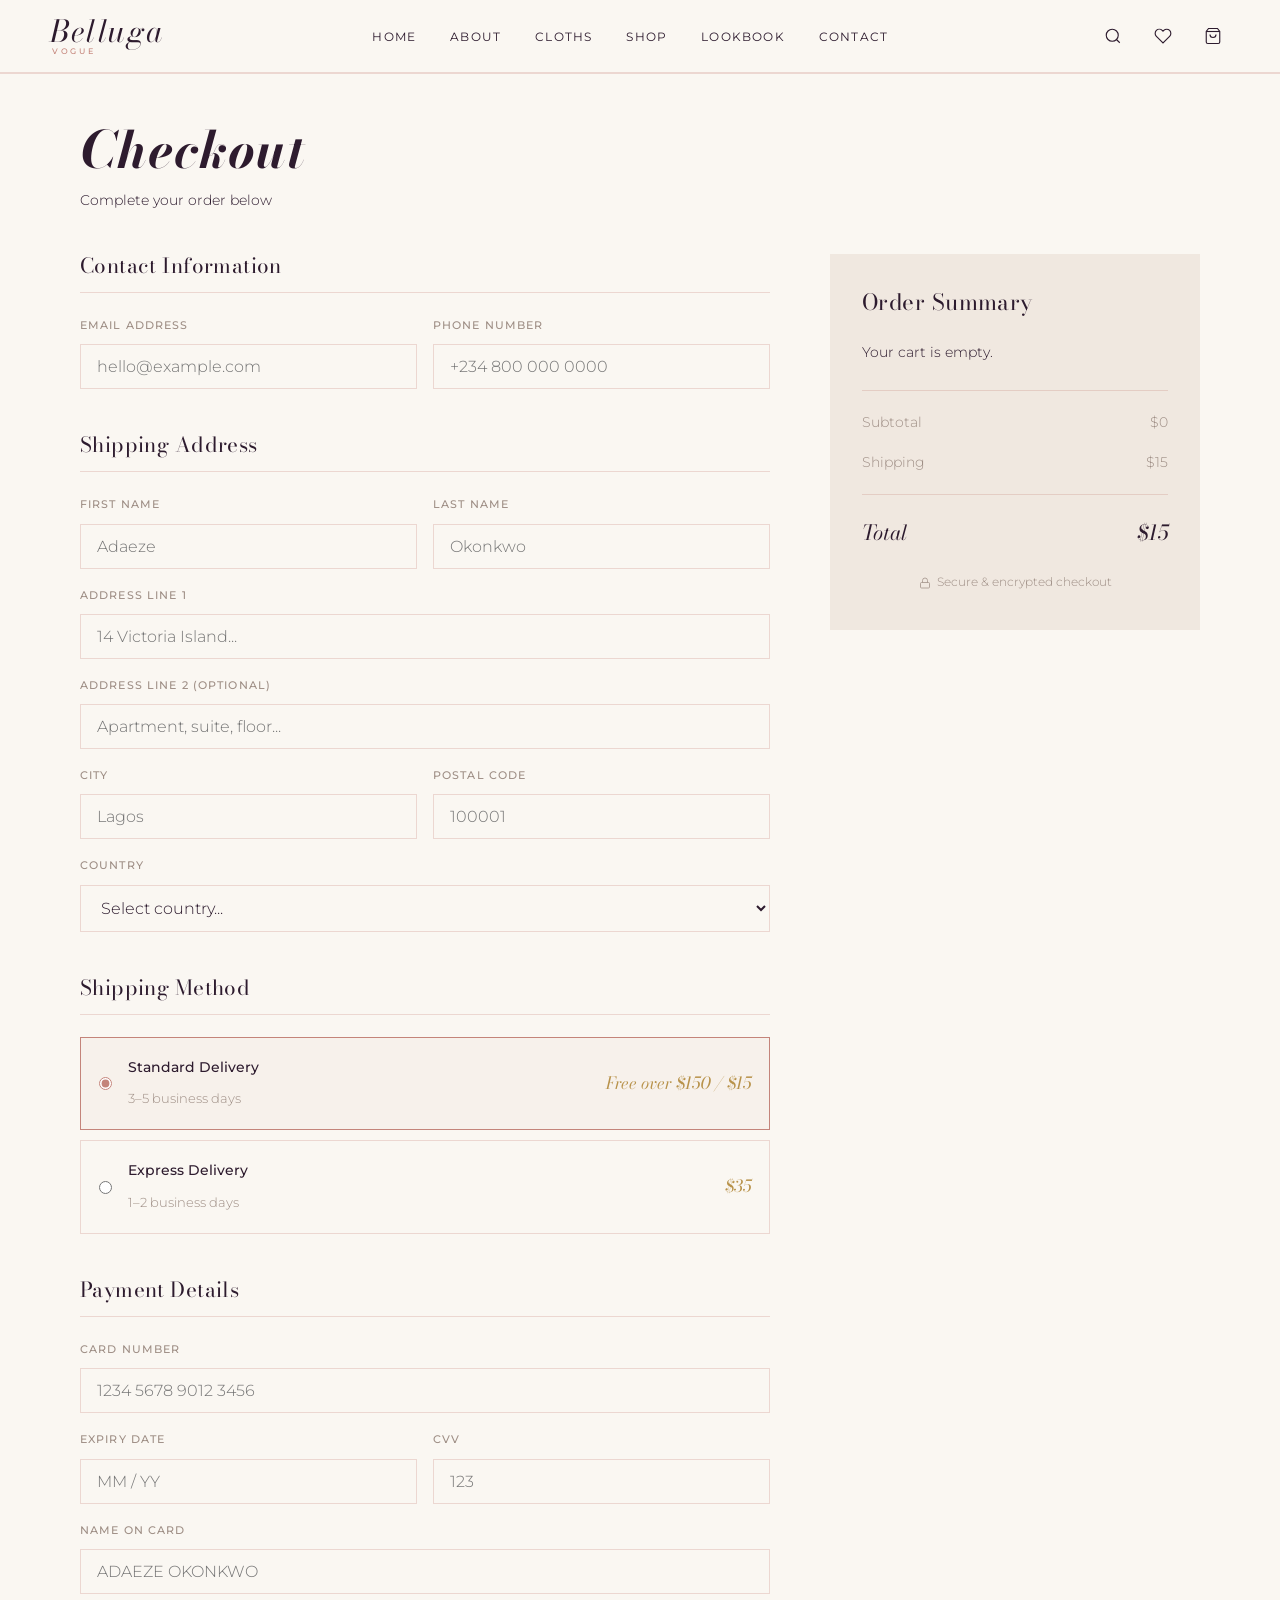
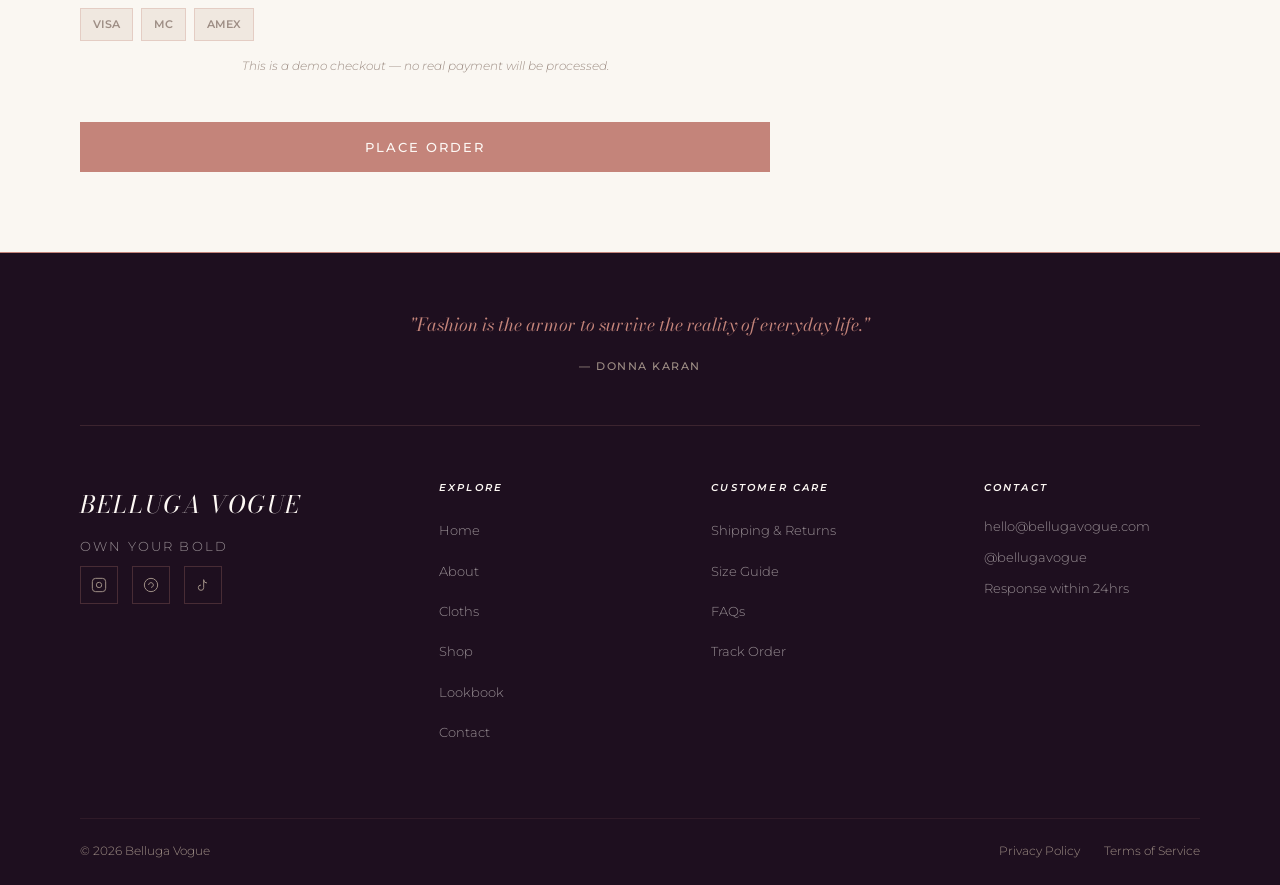
<file: checkout.html>
<!DOCTYPE html>
<html lang="en">
<head>
  <meta charset="UTF-8">
  <meta name="viewport" content="width=device-width, initial-scale=1.0">
  <title>Checkout — Belluga Vogue</title>
  <link rel="stylesheet" href="css/style.css">
  <link rel="icon" type="image/svg+xml" href="assets/favicon.svg">
  <meta name="theme-color" content="#2D1B2E">
</head>
<body>

<!-- NAVBAR -->
<header class="site-header solid" id="site-header">
  <nav class="navbar">
    <a href="index.html" class="nav-brand"><span class="brand-main">Belluga</span><span class="brand-sub">Vogue</span></a>
    <ul class="nav-menu">
      <li><a href="index.html">Home</a></li>
      <li><a href="about.html">About</a></li>
      <li><a href="cloths.html">Cloths</a></li>
      <li><a href="shop.html">Shop</a></li>
      <li><a href="lookbook.html">Lookbook</a></li>
      <li><a href="contact.html">Contact</a></li>
    </ul>
    <div class="nav-actions">
      <button class="icon-btn" id="search-btn" aria-label="Search">
        <svg width="18" height="18" viewBox="0 0 24 24" fill="none" stroke="currentColor" stroke-width="1.5"><circle cx="11" cy="11" r="8"/><path d="m21 21-4.35-4.35"/></svg>
      </button>
      <a href="wishlist.html" class="icon-btn" aria-label="Wishlist" style="position:relative">
        <svg width="18" height="18" viewBox="0 0 24 24" fill="none" stroke="currentColor" stroke-width="1.5"><path d="M20.84 4.61a5.5 5.5 0 0 0-7.78 0L12 5.67l-1.06-1.06a5.5 5.5 0 0 0-7.78 7.78l1.06 1.06L12 21.23l7.78-7.78 1.06-1.06a5.5 5.5 0 0 0 0-7.78z"/></svg>
        <span class="nav-badge" id="wishlist-count" style="display:none">0</span>
      </button>
      <a href="cart.html" class="icon-btn" aria-label="Cart" style="position:relative">
        <svg width="18" height="18" viewBox="0 0 24 24" fill="none" stroke="currentColor" stroke-width="1.5"><path d="M6 2 3 6v14a2 2 0 0 0 2 2h14a2 2 0 0 0 2-2V6l-3-4z"/><line x1="3" y1="6" x2="21" y2="6"/><path d="M16 10a4 4 0 0 1-8 0"/></svg>
        <span class="nav-badge" id="cart-count" style="display:none">0</span>
      </a>
      <a href="shop.html" class="btn-shop">SHOP</a>
    </div>
    <button class="hamburger" id="hamburger" aria-label="Menu"><span></span><span></span><span></span></button>
  </nav>
  <div class="search-overlay" id="search-overlay">
    <div class="search-container">
      <input type="text" placeholder="Search for pieces, collections..." id="search-input">
      <button class="search-close" id="search-close">✕</button>
    </div>
  </div>
</header>
<div class="mobile-nav" id="mobile-nav">
  <button class="mobile-nav-close" id="mobile-close">✕</button>
  <a href="index.html">Home</a>
  <a href="about.html">About</a>
  <a href="cloths.html">Cloths</a>
  <a href="shop.html">Shop</a>
  <a href="lookbook.html">Lookbook</a>
  <a href="contact.html">Contact</a>
</div>

<!-- CHECKOUT -->
<div class="checkout-page">
  <div class="checkout-heading reveal">
    <h1>Checkout</h1>
    <p style="color:var(--muted);font-family:'Montserrat',sans-serif;font-size:0.9rem;margin-top:8px">Complete your order below</p>
  </div>

  <div class="checkout-layout">

    <!-- LEFT: Form -->
    <div>

      <!-- Contact Information -->
      <div class="checkout-form-section">
        <h3>Contact Information</h3>
        <div class="form-grid">
          <div class="form-field">
            <label for="co-email">Email Address</label>
            <input type="email" id="co-email" placeholder="hello@example.com">
          </div>
          <div class="form-field">
            <label for="co-phone">Phone Number</label>
            <input type="tel" id="co-phone" placeholder="+234 800 000 0000">
          </div>
        </div>
      </div>

      <!-- Shipping Address -->
      <div class="checkout-form-section">
        <h3>Shipping Address</h3>
        <div class="form-grid">
          <div class="form-field">
            <label for="co-fname">First Name</label>
            <input type="text" id="co-fname" placeholder="Adaeze">
          </div>
          <div class="form-field">
            <label for="co-lname">Last Name</label>
            <input type="text" id="co-lname" placeholder="Okonkwo">
          </div>
        </div>
        <div class="form-grid full" style="margin-top:16px">
          <div class="form-field">
            <label for="co-addr1">Address Line 1</label>
            <input type="text" id="co-addr1" placeholder="14 Victoria Island...">
          </div>
        </div>
        <div class="form-grid full" style="margin-top:16px">
          <div class="form-field">
            <label for="co-addr2">Address Line 2 (Optional)</label>
            <input type="text" id="co-addr2" placeholder="Apartment, suite, floor...">
          </div>
        </div>
        <div class="form-grid" style="margin-top:16px">
          <div class="form-field">
            <label for="co-city">City</label>
            <input type="text" id="co-city" placeholder="Lagos">
          </div>
          <div class="form-field">
            <label for="co-postal">Postal Code</label>
            <input type="text" id="co-postal" placeholder="100001">
          </div>
        </div>
        <div class="form-grid full" style="margin-top:16px">
          <div class="form-field">
            <label for="co-country">Country</label>
            <select id="co-country">
              <option value="">Select country...</option>
              <option value="NG">Nigeria</option>
              <option value="GB">United Kingdom</option>
              <option value="US">United States</option>
              <option value="CA">Canada</option>
              <option value="GH">Ghana</option>
              <option value="KE">Kenya</option>
              <option value="ZA">South Africa</option>
              <option value="AF">Afghanistan</option>
              <option value="AL">Albania</option>
              <option value="DZ">Algeria</option>
              <option value="AO">Angola</option>
              <option value="AR">Argentina</option>
              <option value="AU">Australia</option>
              <option value="AT">Austria</option>
              <option value="BE">Belgium</option>
              <option value="BJ">Benin</option>
              <option value="BW">Botswana</option>
              <option value="BR">Brazil</option>
              <option value="BF">Burkina Faso</option>
              <option value="CM">Cameroon</option>
              <option value="CN">China</option>
              <option value="CI">Côte d'Ivoire</option>
              <option value="CD">DR Congo</option>
              <option value="EG">Egypt</option>
              <option value="ET">Ethiopia</option>
              <option value="FR">France</option>
              <option value="DE">Germany</option>
              <option value="IN">India</option>
              <option value="IE">Ireland</option>
              <option value="IT">Italy</option>
              <option value="JP">Japan</option>
              <option value="LR">Liberia</option>
              <option value="LY">Libya</option>
              <option value="MG">Madagascar</option>
              <option value="MW">Malawi</option>
              <option value="ML">Mali</option>
              <option value="MX">Mexico</option>
              <option value="MA">Morocco</option>
              <option value="MZ">Mozambique</option>
              <option value="NA">Namibia</option>
              <option value="NL">Netherlands</option>
              <option value="NZ">New Zealand</option>
              <option value="NE">Niger</option>
              <option value="PK">Pakistan</option>
              <option value="PT">Portugal</option>
              <option value="RW">Rwanda</option>
              <option value="SN">Senegal</option>
              <option value="SL">Sierra Leone</option>
              <option value="SG">Singapore</option>
              <option value="SO">Somalia</option>
              <option value="ES">Spain</option>
              <option value="SD">Sudan</option>
              <option value="SE">Sweden</option>
              <option value="CH">Switzerland</option>
              <option value="TZ">Tanzania</option>
              <option value="TH">Thailand</option>
              <option value="TG">Togo</option>
              <option value="TN">Tunisia</option>
              <option value="TR">Turkey</option>
              <option value="UG">Uganda</option>
              <option value="AE">United Arab Emirates</option>
              <option value="ZM">Zambia</option>
              <option value="ZW">Zimbabwe</option>
            </select>
          </div>
        </div>
      </div>

      <!-- Shipping Method -->
      <div class="checkout-form-section">
        <h3>Shipping Method</h3>
        <label class="radio-option">
          <input type="radio" name="shipping-method" value="standard" checked>
          <div class="radio-option-info">
            <strong>Standard Delivery</strong>
            <span>3–5 business days</span>
          </div>
          <span class="radio-option-price">Free over $150 / $15</span>
        </label>
        <label class="radio-option">
          <input type="radio" name="shipping-method" value="express">
          <div class="radio-option-info">
            <strong>Express Delivery</strong>
            <span>1–2 business days</span>
          </div>
          <span class="radio-option-price">$35</span>
        </label>
      </div>

      <!-- Payment -->
      <div class="checkout-form-section">
        <h3>Payment Details</h3>
        <div class="form-grid full">
          <div class="form-field">
            <label for="co-cardnum">Card Number</label>
            <input type="text" id="co-cardnum" placeholder="1234 5678 9012 3456" maxlength="19">
          </div>
        </div>
        <div class="form-grid" style="margin-top:16px">
          <div class="form-field">
            <label for="co-expiry">Expiry Date</label>
            <input type="text" id="co-expiry" placeholder="MM / YY" maxlength="7">
          </div>
          <div class="form-field">
            <label for="co-cvv">CVV</label>
            <input type="text" id="co-cvv" placeholder="123" maxlength="4">
          </div>
        </div>
        <div class="form-grid full" style="margin-top:16px">
          <div class="form-field">
            <label for="co-cardname">Name on Card</label>
            <input type="text" id="co-cardname" placeholder="ADAEZE OKONKWO">
          </div>
        </div>
        <div class="card-icons">
          <span class="card-icon">VISA</span>
          <span class="card-icon">MC</span>
          <span class="card-icon">AMEX</span>
        </div>
        <p class="demo-note">This is a demo checkout — no real payment will be processed.</p>
      </div>

      <button class="btn btn-gold" id="place-order-btn" style="width:100%;padding:16px;font-size:0.82rem">PLACE ORDER</button>
    </div>

    <!-- RIGHT: Order Summary -->
    <div class="checkout-summary">
      <h3>Order Summary</h3>
      <div class="checkout-items" id="checkout-items">
        <!-- populated by JS -->
      </div>
      <div class="checkout-divider"></div>
      <div class="summary-row">
        <span>Subtotal</span>
        <span id="checkout-subtotal">$0</span>
      </div>
      <div class="summary-row">
        <span>Shipping</span>
        <span id="checkout-shipping">Calculated above</span>
      </div>
      <div class="summary-total">
        <span>Total</span>
        <span id="checkout-total">$0</span>
      </div>
      <div class="secure-note" style="margin-top:20px">
        <svg width="12" height="12" viewBox="0 0 24 24" fill="none" stroke="currentColor" stroke-width="1.5"><rect x="3" y="11" width="18" height="11" rx="2"/><path d="M7 11V7a5 5 0 0 1 10 0v4"/></svg>
        Secure &amp; encrypted checkout
      </div>
    </div>

  </div>
</div>

<!-- FOOTER -->
<footer class="site-footer">
  <div class="footer-quote">
    <p>&quot;Fashion is the armor to survive the reality of everyday life.&quot;</p>
    <cite>— Donna Karan</cite>
  </div>
  <div class="footer-main">
    <div class="footer-col">
      <div class="footer-logo">BELLUGA VOGUE</div>
      <p class="footer-tagline">Own Your Bold</p>
      <div class="social-icons">
        <a href="#" class="social-icon" aria-label="Instagram"><svg width="16" height="16" viewBox="0 0 24 24" fill="none" stroke="currentColor" stroke-width="1.5"><rect x="2" y="2" width="20" height="20" rx="5"/><path d="M16 11.37A4 4 0 1 1 12.63 8 4 4 0 0 1 16 11.37z"/><line x1="17.5" y1="6.5" x2="17.51" y2="6.5"/></svg></a>
        <a href="#" class="social-icon" aria-label="Pinterest"><svg width="16" height="16" viewBox="0 0 24 24" fill="none" stroke="currentColor" stroke-width="1.5"><circle cx="12" cy="12" r="10"/><path d="M8.5 12c0-2 1.5-3.5 3.5-3.5s3.5 1.5 3.5 3.5-1.5 3.5-3.5 3.5"/></svg></a>
        <a href="#" class="social-icon" aria-label="TikTok"><svg width="16" height="16" viewBox="0 0 24 24" fill="none" stroke="currentColor" stroke-width="1.5"><path d="M9 12a4 4 0 1 0 4 4V4a5 5 0 0 0 5 5"/></svg></a>
      </div>
    </div>
    <div class="footer-col">
      <h4>Explore</h4>
      <ul>
        <li><a href="index.html">Home</a></li>
        <li><a href="about.html">About</a></li>
        <li><a href="cloths.html">Cloths</a></li>
        <li><a href="shop.html">Shop</a></li>
        <li><a href="lookbook.html">Lookbook</a></li>
        <li><a href="contact.html">Contact</a></li>
      </ul>
    </div>
    <div class="footer-col">
      <h4>Customer Care</h4>
      <ul>
        <li><a href="#">Shipping &amp; Returns</a></li>
        <li><a href="#">Size Guide</a></li>
        <li><a href="#">FAQs</a></li>
        <li><a href="#">Track Order</a></li>
      </ul>
    </div>
    <div class="footer-col">
      <h4>Contact</h4>
      <p>hello@bellugavogue.com</p>
      <p>@bellugavogue</p>
      <p>Response within 24hrs</p>
    </div>
  </div>
  <div class="footer-bottom">
    <p>© 2026 Belluga Vogue</p>
    <div class="footer-links">
      <a href="#">Privacy Policy</a>
      <a href="#">Terms of Service</a>
    </div>
  </div>
</footer>

<button class="scroll-top" id="scroll-top" aria-label="Scroll to top">↑</button>
<script src="js/main.js"></script>
</body>
</html>
</file>
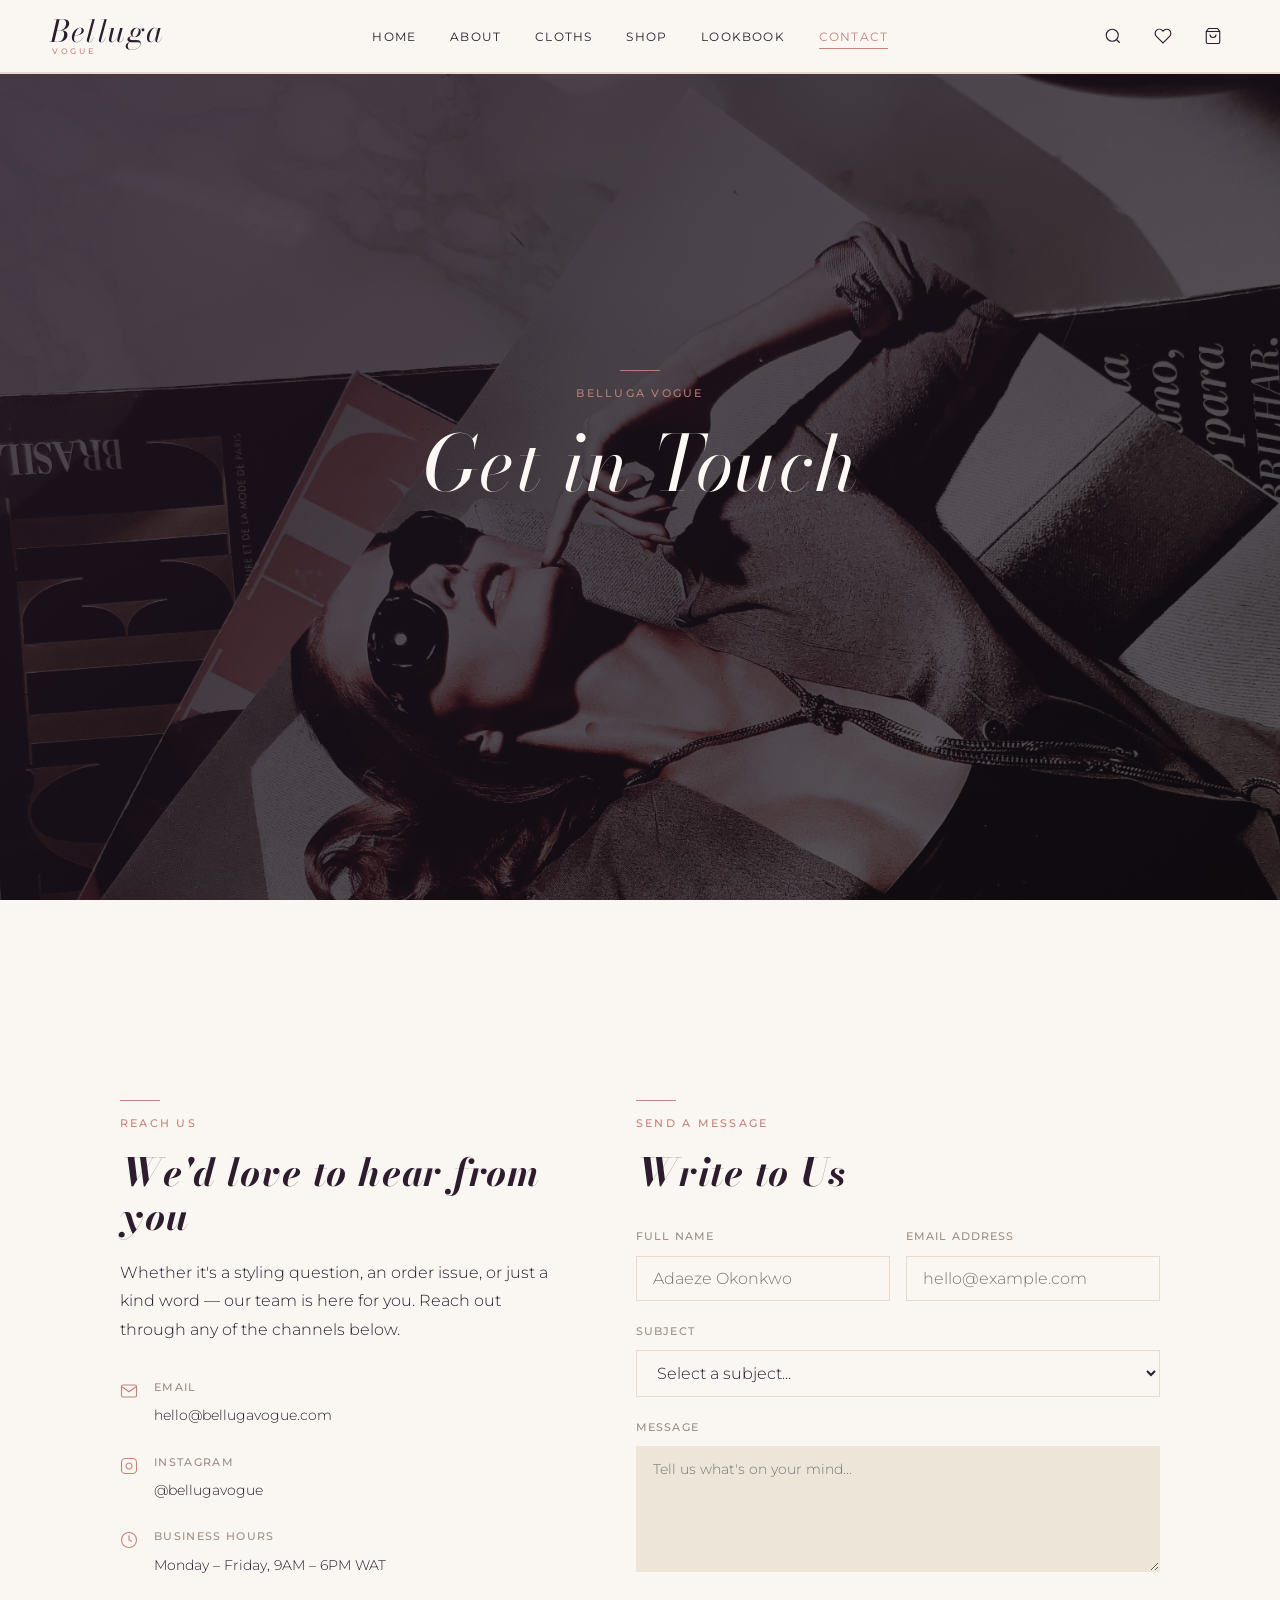
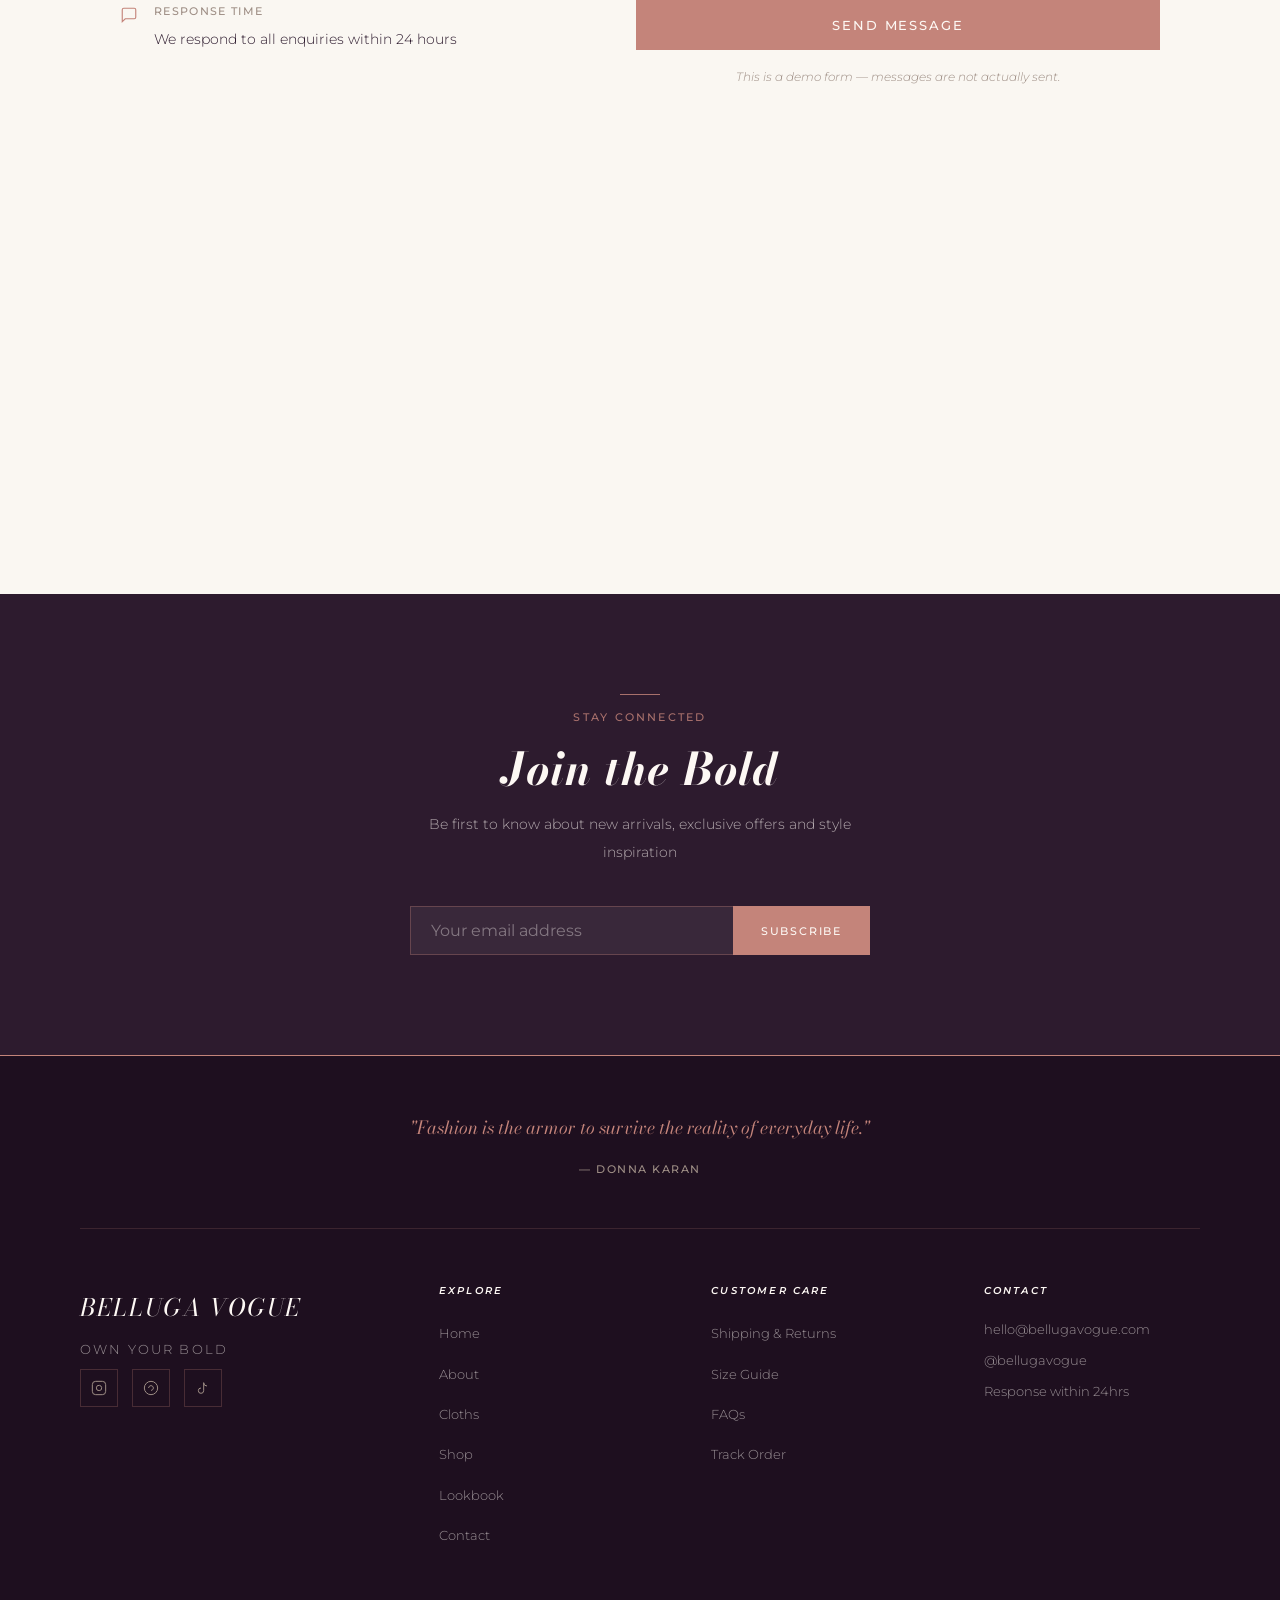
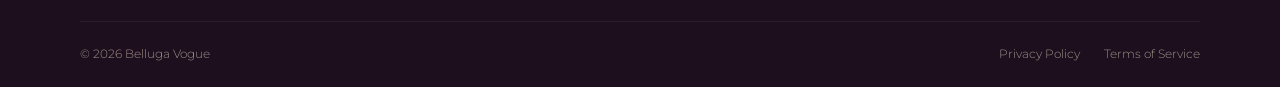
<file: contact.html>
<!DOCTYPE html>
<html lang="en">
<head>
  <meta charset="UTF-8">
  <meta name="viewport" content="width=device-width, initial-scale=1.0">
  <title>Contact — Belluga Vogue</title>
  <link rel="stylesheet" href="css/style.css">
  <link rel="preload" as="image" href="assets/hero-contact.jpg">
  <link rel="icon" type="image/svg+xml" href="assets/favicon.svg">
  <meta name="theme-color" content="#2D1B2E">
</head>
<body>

<!-- NAVBAR -->
<header class="site-header solid" id="site-header">
  <nav class="navbar">
    <a href="index.html" class="nav-brand"><span class="brand-main">Belluga</span><span class="brand-sub">Vogue</span></a>
    <ul class="nav-menu">
      <li><a href="index.html">Home</a></li>
      <li><a href="about.html">About</a></li>
      <li><a href="cloths.html">Cloths</a></li>
      <li><a href="shop.html">Shop</a></li>
      <li><a href="lookbook.html">Lookbook</a></li>
      <li><a href="contact.html">Contact</a></li>
    </ul>
    <div class="nav-actions">
      <button class="icon-btn" id="search-btn" aria-label="Search">
        <svg width="18" height="18" viewBox="0 0 24 24" fill="none" stroke="currentColor" stroke-width="1.5"><circle cx="11" cy="11" r="8"/><path d="m21 21-4.35-4.35"/></svg>
      </button>
      <a href="wishlist.html" class="icon-btn" aria-label="Wishlist" style="position:relative">
        <svg width="18" height="18" viewBox="0 0 24 24" fill="none" stroke="currentColor" stroke-width="1.5"><path d="M20.84 4.61a5.5 5.5 0 0 0-7.78 0L12 5.67l-1.06-1.06a5.5 5.5 0 0 0-7.78 7.78l1.06 1.06L12 21.23l7.78-7.78 1.06-1.06a5.5 5.5 0 0 0 0-7.78z"/></svg>
        <span class="nav-badge" id="wishlist-count" style="display:none">0</span>
      </button>
      <a href="cart.html" class="icon-btn" aria-label="Cart" style="position:relative">
        <svg width="18" height="18" viewBox="0 0 24 24" fill="none" stroke="currentColor" stroke-width="1.5"><path d="M6 2 3 6v14a2 2 0 0 0 2 2h14a2 2 0 0 0 2-2V6l-3-4z"/><line x1="3" y1="6" x2="21" y2="6"/><path d="M16 10a4 4 0 0 1-8 0"/></svg>
        <span class="nav-badge" id="cart-count" style="display:none">0</span>
      </a>
      <a href="shop.html" class="btn-shop">SHOP</a>
    </div>
    <button class="hamburger" id="hamburger" aria-label="Menu"><span></span><span></span><span></span></button>
  </nav>
  <div class="search-overlay" id="search-overlay">
    <div class="search-container">
      <input type="text" placeholder="Search for pieces, collections..." id="search-input">
      <button class="search-close" id="search-close">✕</button>
    </div>
  </div>
</header>
<div class="mobile-nav" id="mobile-nav">
  <button class="mobile-nav-close" id="mobile-close">✕</button>
  <a href="index.html">Home</a>
  <a href="about.html">About</a>
  <a href="cloths.html">Cloths</a>
  <a href="shop.html">Shop</a>
  <a href="lookbook.html">Lookbook</a>
  <a href="contact.html">Contact</a>
</div>

<!-- HERO -->
<section class="hero">
  <img class="hero-bg" src="assets/loow-invernissi-wqG5JyxEjb4-unsplash.jpg" alt="Belluga Vogue Contact" loading="eager" fetchpriority="high" decoding="sync" width="1920" height="1080">
  <div class="hero-overlay"></div>
  <div class="hero-content hero-center">
    <span class="section-label">BELLUGA VOGUE</span>
    <h1>Get in Touch</h1>
  </div>
</section>

<!-- CONTACT BODY -->
<section class="section section-cream">
  <div class="container">
    <div class="contact-layout">

      <!-- LEFT: Info + Map -->
      <div class="contact-info-col reveal">
        <span class="section-label">REACH US</span>
        <h2>We'd love to hear from you</h2>
        <p style="color:var(--muted);line-height:1.8;margin:20px 0 32px">Whether it's a styling question, an order issue, or just a kind word — our team is here for you. Reach out through any of the channels below.</p>

        <div class="contact-detail">
          <div class="contact-detail-icon">
            <svg width="18" height="18" viewBox="0 0 24 24" fill="none" stroke="currentColor" stroke-width="1.5"><path d="M4 4h16c1.1 0 2 .9 2 2v12c0 1.1-.9 2-2 2H4c-1.1 0-2-.9-2-2V6c0-1.1.9-2 2-2z"/><polyline points="22,6 12,13 2,6"/></svg>
          </div>
          <div>
            <strong>Email</strong>
            <p>hello@bellugavogue.com</p>
          </div>
        </div>

        <div class="contact-detail">
          <div class="contact-detail-icon">
            <svg width="18" height="18" viewBox="0 0 24 24" fill="none" stroke="currentColor" stroke-width="1.5"><rect x="2" y="2" width="20" height="20" rx="5"/><path d="M16 11.37A4 4 0 1 1 12.63 8 4 4 0 0 1 16 11.37z"/><line x1="17.5" y1="6.5" x2="17.51" y2="6.5"/></svg>
          </div>
          <div>
            <strong>Instagram</strong>
            <p>@bellugavogue</p>
          </div>
        </div>

        <div class="contact-detail">
          <div class="contact-detail-icon">
            <svg width="18" height="18" viewBox="0 0 24 24" fill="none" stroke="currentColor" stroke-width="1.5"><circle cx="12" cy="12" r="10"/><polyline points="12 6 12 12 16 14"/></svg>
          </div>
          <div>
            <strong>Business Hours</strong>
            <p>Monday – Friday, 9AM – 6PM WAT</p>
          </div>
        </div>

        <div class="contact-detail">
          <div class="contact-detail-icon">
            <svg width="18" height="18" viewBox="0 0 24 24" fill="none" stroke="currentColor" stroke-width="1.5"><path d="M21 15a2 2 0 0 1-2 2H7l-4 4V5a2 2 0 0 1 2-2h14a2 2 0 0 1 2 2z"/></svg>
          </div>
          <div>
            <strong>Response Time</strong>
            <p>We respond to all enquiries within 24 hours</p>
          </div>
        </div>

        <!-- Map -->
        <div class="contact-map" style="margin-top:40px">
          <iframe
            src="https://www.google.com/maps/embed?pb=!1m18!1m12!1m3!1d15854.653953483613!2d3.4046633!3d6.4318860!2m3!1f0!2f0!3f0!3m2!1i1024!2i768!4f13.1!3m3!1m2!1s0x103bf53aec4dd647%3A0x276372352ab4efb4!2sVictoria%20Island%2C%20Lagos%2C%20Nigeria!5e0!3m2!1sen!2sng!4v1710000000000!5m2!1sen!2sng"
            width="100%"
            height="300"
            style="border:0;border-radius:4px;display:block"
            allowfullscreen=""
            loading="lazy"
            referrerpolicy="no-referrer-when-downgrade"
            title="Belluga Vogue Location">
          </iframe>
        </div>
      </div>

      <!-- RIGHT: Contact Form -->
      <div class="contact-form-col reveal">
        <span class="section-label">SEND A MESSAGE</span>
        <h2>Write to Us</h2>
        <form class="contact-form" id="contact-form" style="margin-top:32px">
          <div class="form-grid" style="margin-bottom:20px">
            <div class="form-field">
              <label for="cf-name">Full Name</label>
              <input type="text" id="cf-name" placeholder="Adaeze Okonkwo" required>
            </div>
            <div class="form-field">
              <label for="cf-email">Email Address</label>
              <input type="email" id="cf-email" placeholder="hello@example.com" required>
            </div>
          </div>
          <div class="form-field" style="margin-bottom:20px">
            <label for="cf-subject">Subject</label>
            <select id="cf-subject" required>
              <option value="">Select a subject...</option>
              <option value="general">General Enquiry</option>
              <option value="order">Order Issue</option>
              <option value="press">Press &amp; Collaboration</option>
              <option value="wholesale">Wholesale Enquiry</option>
              <option value="styling">Styling Advice</option>
            </select>
          </div>
          <div class="form-field" style="margin-bottom:28px">
            <label for="cf-message">Message</label>
            <textarea id="cf-message" rows="6" placeholder="Tell us what's on your mind..." required style="width:100%;padding:14px 16px;background:var(--cream-dark, #ede5d8);border:1px solid transparent;font-family:'Montserrat',sans-serif;font-size:0.85rem;color:var(--brown);resize:vertical;transition:border-color 0.2s"></textarea>
          </div>
          <button type="submit" class="btn btn-gold" style="width:100%;padding:16px;font-size:0.82rem">SEND MESSAGE</button>
          <p class="demo-note" style="margin-top:16px">This is a demo form — messages are not actually sent.</p>
        </form>
      </div>

    </div>
  </div>
</section>

<!-- NEWSLETTER -->
<section class="newsletter-section">
  <div class="container" style="text-align:center">
    <span class="section-label">STAY CONNECTED</span>
    <h2>Join the Bold</h2>
    <p>Be first to know about new arrivals, exclusive offers and style inspiration</p>
    <form class="newsletter-form" style="margin-top:32px">
      <input type="email" placeholder="Your email address" required>
      <button type="submit">SUBSCRIBE</button>
    </form>
  </div>
</section>

<!-- FOOTER -->
<footer class="site-footer">
  <div class="footer-quote">
    <p>&quot;Fashion is the armor to survive the reality of everyday life.&quot;</p>
    <cite>— Donna Karan</cite>
  </div>
  <div class="footer-main">
    <div class="footer-col">
      <div class="footer-logo">BELLUGA VOGUE</div>
      <p class="footer-tagline">Own Your Bold</p>
      <div class="social-icons">
        <a href="#" class="social-icon" aria-label="Instagram"><svg width="16" height="16" viewBox="0 0 24 24" fill="none" stroke="currentColor" stroke-width="1.5"><rect x="2" y="2" width="20" height="20" rx="5"/><path d="M16 11.37A4 4 0 1 1 12.63 8 4 4 0 0 1 16 11.37z"/><line x1="17.5" y1="6.5" x2="17.51" y2="6.5"/></svg></a>
        <a href="#" class="social-icon" aria-label="Pinterest"><svg width="16" height="16" viewBox="0 0 24 24" fill="none" stroke="currentColor" stroke-width="1.5"><circle cx="12" cy="12" r="10"/><path d="M8.5 12c0-2 1.5-3.5 3.5-3.5s3.5 1.5 3.5 3.5-1.5 3.5-3.5 3.5"/></svg></a>
        <a href="#" class="social-icon" aria-label="TikTok"><svg width="16" height="16" viewBox="0 0 24 24" fill="none" stroke="currentColor" stroke-width="1.5"><path d="M9 12a4 4 0 1 0 4 4V4a5 5 0 0 0 5 5"/></svg></a>
      </div>
    </div>
    <div class="footer-col">
      <h4>Explore</h4>
      <ul>
        <li><a href="index.html">Home</a></li>
        <li><a href="about.html">About</a></li>
        <li><a href="cloths.html">Cloths</a></li>
        <li><a href="shop.html">Shop</a></li>
        <li><a href="lookbook.html">Lookbook</a></li>
        <li><a href="contact.html">Contact</a></li>
      </ul>
    </div>
    <div class="footer-col">
      <h4>Customer Care</h4>
      <ul>
        <li><a href="#">Shipping &amp; Returns</a></li>
        <li><a href="#">Size Guide</a></li>
        <li><a href="#">FAQs</a></li>
        <li><a href="#">Track Order</a></li>
      </ul>
    </div>
    <div class="footer-col">
      <h4>Contact</h4>
      <p>hello@bellugavogue.com</p>
      <p>@bellugavogue</p>
      <p>Response within 24hrs</p>
    </div>
  </div>
  <div class="footer-bottom">
    <p>© 2026 Belluga Vogue</p>
    <div class="footer-links">
      <a href="#">Privacy Policy</a>
      <a href="#">Terms of Service</a>
    </div>
  </div>
</footer>

<button class="scroll-top" id="scroll-top" aria-label="Scroll to top">↑</button>
<script src="js/main.js"></script>
</body>
</html>
</file>
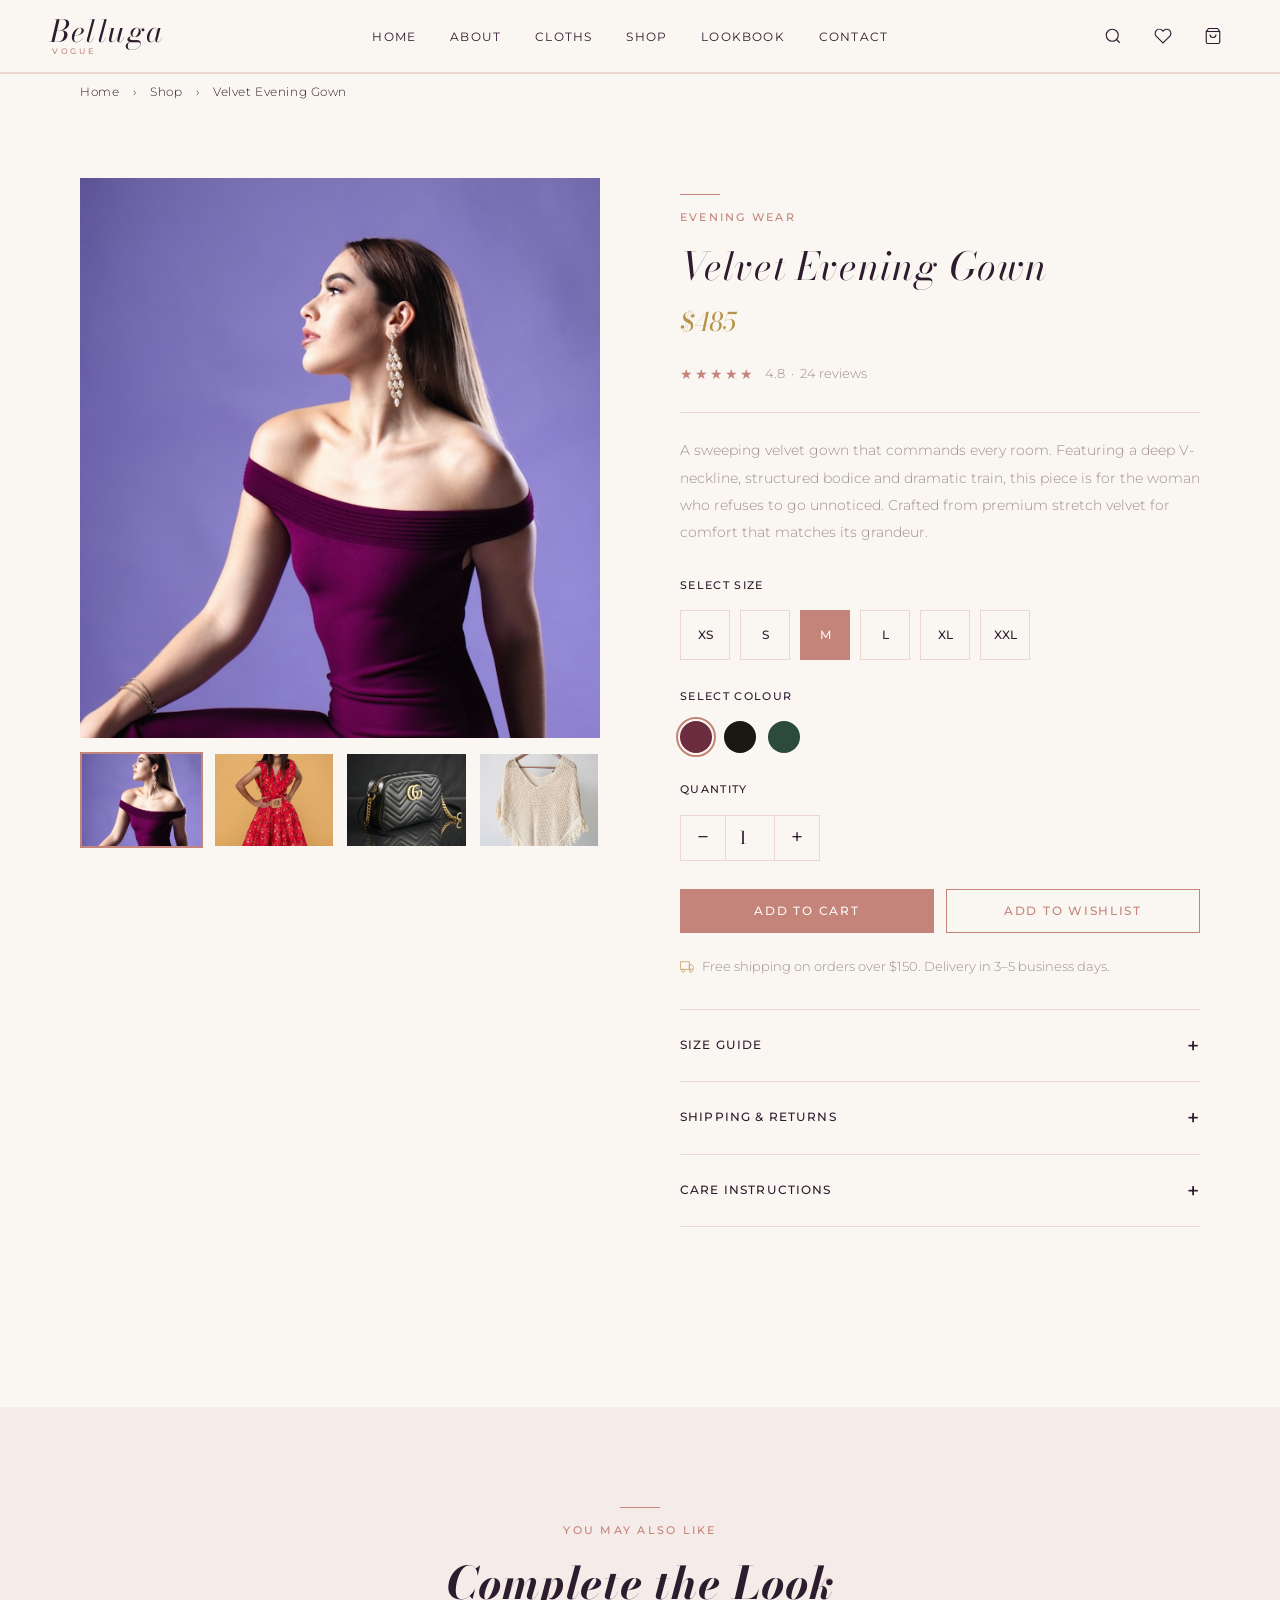
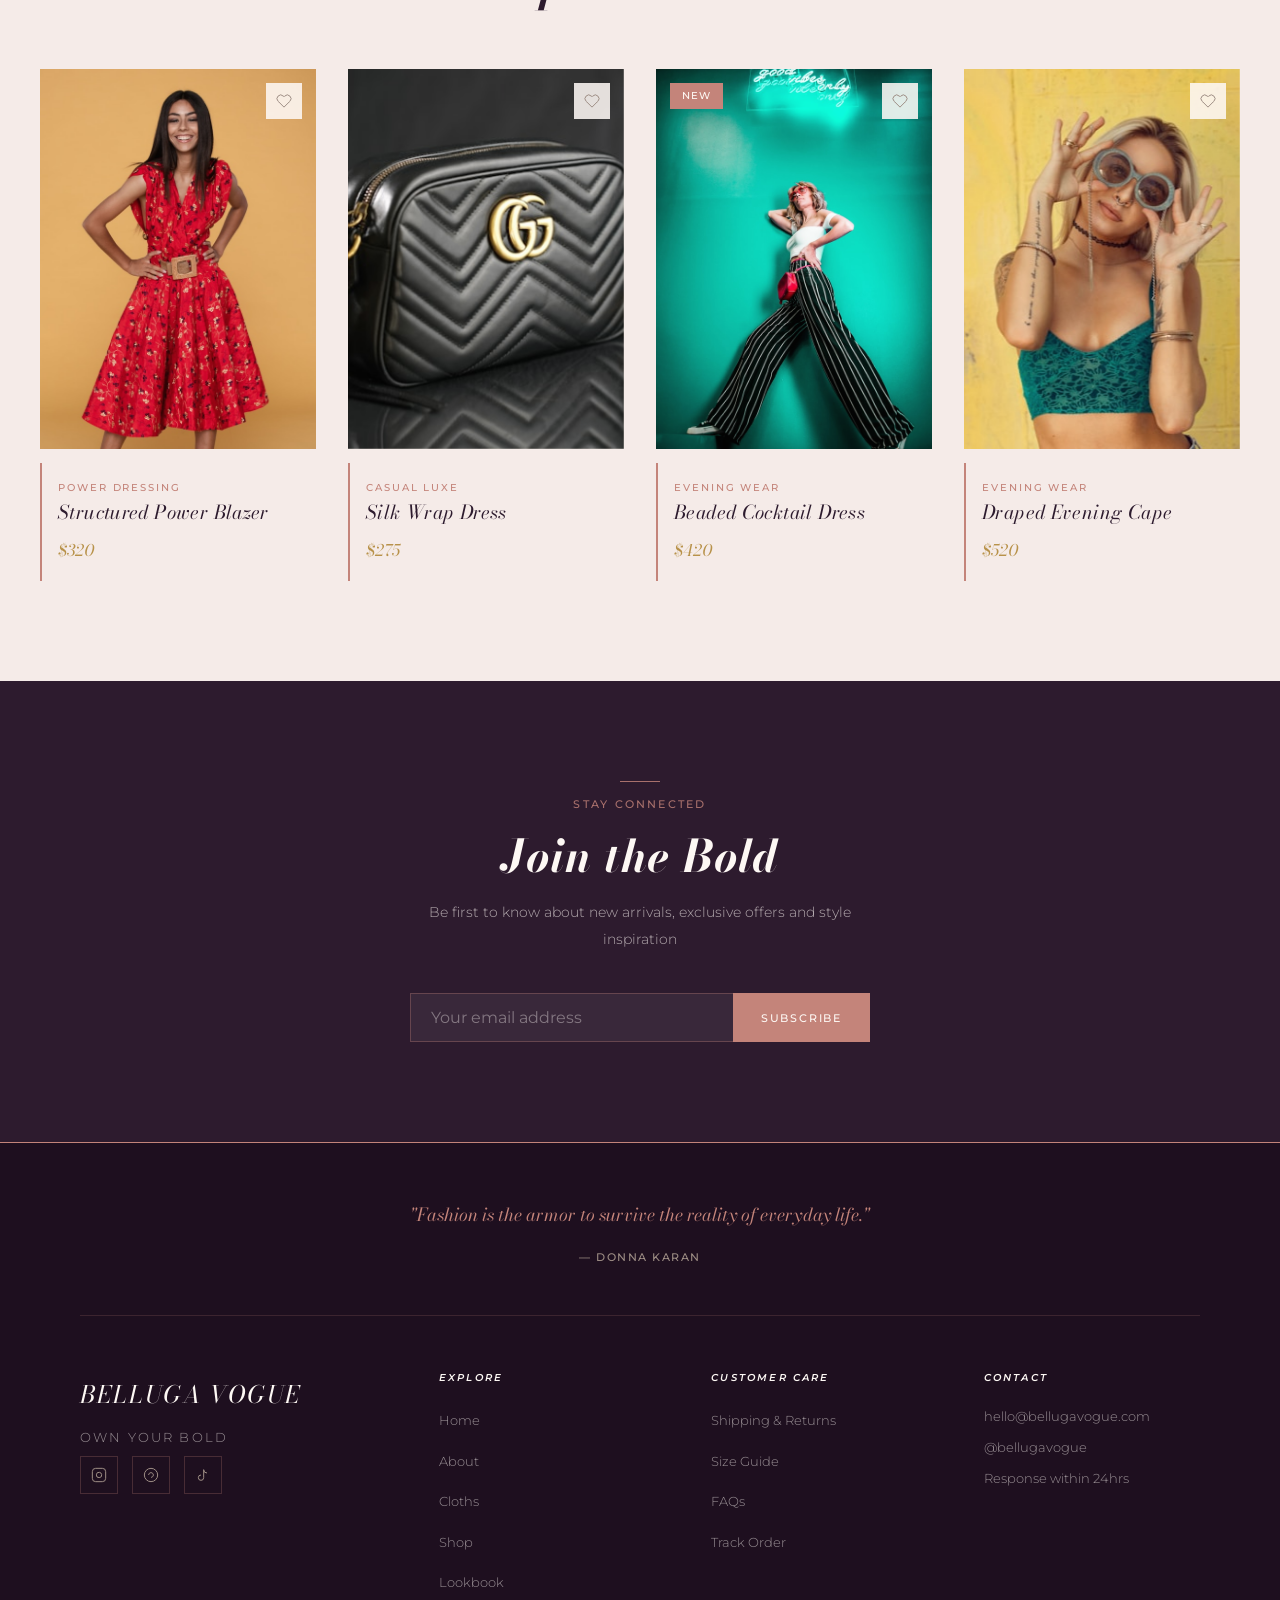
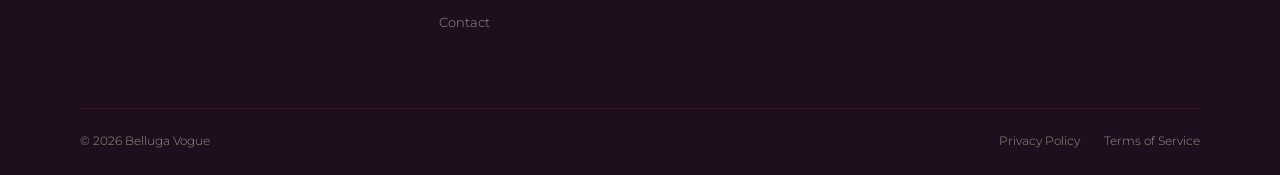
<file: product.html>
<!DOCTYPE html>
<html lang="en">
<head>
  <meta charset="UTF-8">
  <meta name="viewport" content="width=device-width, initial-scale=1.0">
  <title>Velvet Evening Gown — Belluga Vogue</title>
  <link rel="stylesheet" href="css/style.css">
  <link rel="preload" as="image" href="assets/product-1.jpg">
  <link rel="icon" type="image/svg+xml" href="assets/favicon.svg">
  <meta name="theme-color" content="#2D1B2E">
</head>
<body>

<!-- NAVBAR -->
<header class="site-header solid" id="site-header">
  <nav class="navbar">
    <a href="index.html" class="nav-brand"><span class="brand-main">Belluga</span><span class="brand-sub">Vogue</span></a>
    <ul class="nav-menu">
      <li><a href="index.html">Home</a></li>
      <li><a href="about.html">About</a></li>
      <li><a href="cloths.html">Cloths</a></li>
      <li><a href="shop.html">Shop</a></li>
      <li><a href="lookbook.html">Lookbook</a></li>
      <li><a href="contact.html">Contact</a></li>
    </ul>
    <div class="nav-actions">
      <button class="icon-btn" id="search-btn" aria-label="Search">
        <svg width="18" height="18" viewBox="0 0 24 24" fill="none" stroke="currentColor" stroke-width="1.5"><circle cx="11" cy="11" r="8"/><path d="m21 21-4.35-4.35"/></svg>
      </button>
      <a href="wishlist.html" class="icon-btn" aria-label="Wishlist" style="position:relative">
        <svg width="18" height="18" viewBox="0 0 24 24" fill="none" stroke="currentColor" stroke-width="1.5"><path d="M20.84 4.61a5.5 5.5 0 0 0-7.78 0L12 5.67l-1.06-1.06a5.5 5.5 0 0 0-7.78 7.78l1.06 1.06L12 21.23l7.78-7.78 1.06-1.06a5.5 5.5 0 0 0 0-7.78z"/></svg>
        <span class="nav-badge" id="wishlist-count" style="display:none">0</span>
      </button>
      <a href="cart.html" class="icon-btn" aria-label="Cart" style="position:relative">
        <svg width="18" height="18" viewBox="0 0 24 24" fill="none" stroke="currentColor" stroke-width="1.5"><path d="M6 2 3 6v14a2 2 0 0 0 2 2h14a2 2 0 0 0 2-2V6l-3-4z"/><line x1="3" y1="6" x2="21" y2="6"/><path d="M16 10a4 4 0 0 1-8 0"/></svg>
        <span class="nav-badge" id="cart-count" style="display:none">0</span>
      </a>
      <a href="shop.html" class="btn-shop">SHOP</a>
    </div>
    <button class="hamburger" id="hamburger" aria-label="Menu"><span></span><span></span><span></span></button>
  </nav>
  <div class="search-overlay" id="search-overlay">
    <div class="search-container">
      <input type="text" placeholder="Search for pieces, collections..." id="search-input">
      <button class="search-close" id="search-close">✕</button>
    </div>
  </div>
</header>
<div class="mobile-nav" id="mobile-nav">
  <button class="mobile-nav-close" id="mobile-close">✕</button>
  <a href="index.html">Home</a>
  <a href="about.html">About</a>
  <a href="cloths.html">Cloths</a>
  <a href="shop.html">Shop</a>
  <a href="lookbook.html">Lookbook</a>
  <a href="contact.html">Contact</a>
</div>

<!-- BREADCRUMB -->
<div style="background:var(--beige);padding:14px 80px;font-family:'Montserrat',sans-serif;font-size:0.72rem;color:var(--muted);letter-spacing:0.05em;margin-top:68px">
  <a href="index.html" style="color:var(--muted)">Home</a>
  <span style="margin:0 10px">›</span>
  <a href="shop.html" style="color:var(--muted)">Shop</a>
  <span style="margin:0 10px">›</span>
  <span style="color:var(--dark-primary)">Velvet Evening Gown</span>
</div>

<!-- PRODUCT DETAIL -->
<div class="product-detail-wrap">
  <div class="product-detail">

    <!-- LEFT: Gallery -->
    <div class="product-gallery">
      <div class="gallery-main">
        <img id="gallery-main-img" src="assets/product-1.jpg" alt="Velvet Evening Gown — Belluga Vogue" loading="eager" fetchpriority="high" decoding="sync" width="800" height="1000">
      </div>
      <div class="gallery-thumbs">
        <div class="gallery-thumb active">
          <img src="assets/product-1.jpg" alt="View 1" loading="lazy" decoding="async" width="150" height="150">
        </div>
        <div class="gallery-thumb">
          <img src="assets/product-2.jpg" alt="View 2" loading="lazy" decoding="async" width="150" height="150">
        </div>
        <div class="gallery-thumb">
          <img src="assets/product-3.jpg" alt="View 3" loading="lazy" decoding="async" width="150" height="150">
        </div>
        <div class="gallery-thumb">
          <img src="assets/product-4.jpg" alt="View 4" loading="lazy" decoding="async" width="150" height="150">
        </div>
      </div>
    </div>

    <!-- RIGHT: Info -->
    <div class="product-info">
      <span class="section-label">EVENING WEAR</span>
      <h1>Velvet Evening Gown</h1>
      <div class="product-price">$485</div>
      <div class="product-rating">
        <span class="stars">★★★★★</span>
        <span>4.8 &nbsp;·&nbsp; 24 reviews</span>
      </div>
      <div class="product-divider"></div>
      <p class="product-desc">A sweeping velvet gown that commands every room. Featuring a deep V-neckline, structured bodice and dramatic train, this piece is for the woman who refuses to go unnoticed. Crafted from premium stretch velvet for comfort that matches its grandeur.</p>

      <span class="product-option-label">SELECT SIZE</span>
      <div class="size-grid">
        <button class="size-btn">XS</button>
        <button class="size-btn">S</button>
        <button class="size-btn active">M</button>
        <button class="size-btn">L</button>
        <button class="size-btn">XL</button>
        <button class="size-btn">XXL</button>
      </div>

      <span class="product-option-label">SELECT COLOUR</span>
      <div class="color-swatches">
        <div class="color-swatch active" style="background:#6B2D3E" title="Deep Burgundy"></div>
        <div class="color-swatch" style="background:#1A1810" title="Midnight Black"></div>
        <div class="color-swatch" style="background:#2D4A3E" title="Forest Green"></div>
      </div>

      <span class="product-option-label">QUANTITY</span>
      <div class="qty-selector">
        <button class="qty-btn" data-action="minus">−</button>
        <input class="qty-input" id="qty-input" type="number" value="1" min="1" max="10" readonly>
        <button class="qty-btn" data-action="plus">+</button>
      </div>

      <div class="product-btns">
        <button class="btn btn-gold" id="product-add-to-cart">ADD TO CART</button>
        <button class="btn btn-outline-gold" id="product-wishlist-btn">ADD TO WISHLIST</button>
      </div>

      <p class="shipping-note">
        <svg width="14" height="14" viewBox="0 0 24 24" fill="none" stroke="#C9A96E" stroke-width="1.5"><rect x="1" y="3" width="15" height="13"/><polygon points="16 8 20 8 23 11 23 16 16 16 16 8"/><circle cx="5.5" cy="18.5" r="2.5"/><circle cx="18.5" cy="18.5" r="2.5"/></svg>
        Free shipping on orders over $150. Delivery in 3–5 business days.
      </p>

      <div class="accordion">
        <div class="accordion-item">
          <div class="accordion-header">Size Guide <span class="accordion-icon">+</span></div>
          <div class="accordion-body">
            This piece fits true to size. Model is 5'10" wearing size M. For a more relaxed fit, size up. Measurements: XS (UK 6), S (UK 8), M (UK 10), L (UK 12), XL (UK 14), XXL (UK 16).
          </div>
        </div>
        <div class="accordion-item">
          <div class="accordion-header">Shipping &amp; Returns <span class="accordion-icon">+</span></div>
          <div class="accordion-body">
            Standard delivery (3–5 days): Free on orders over $150, otherwise $15. Express delivery (1–2 days): $35. Returns accepted within 30 days in original condition with tags attached.
          </div>
        </div>
        <div class="accordion-item">
          <div class="accordion-header">Care Instructions <span class="accordion-icon">+</span></div>
          <div class="accordion-body">
            Dry clean only. Do not tumble dry. Store hanging in a cool, dry place. Steam or press on low heat with a pressing cloth to remove creases.
          </div>
        </div>
      </div>
    </div>
  </div>
</div>

<!-- YOU MAY ALSO LIKE -->
<section class="section section-beige">
  <div class="container">
    <div class="section-header reveal">
      <span class="section-label">YOU MAY ALSO LIKE</span>
      <h2>Complete the Look</h2>
    </div>
    <div class="products-grid stagger-grid">
      <div class="product-card reveal" onclick="window.location.href='product.html'">
        <div class="product-card-img">
          <img src="assets/product-2.jpg" alt="Structured Power Blazer — Belluga Vogue" loading="lazy" decoding="async" width="600" height="750">
          <button class="wishlist-btn" data-id="2" aria-label="Wishlist">
            <svg width="16" height="16" viewBox="0 0 24 24" fill="none" stroke="currentColor" stroke-width="1.5"><path d="M20.84 4.61a5.5 5.5 0 0 0-7.78 0L12 5.67l-1.06-1.06a5.5 5.5 0 0 0-7.78 7.78l1.06 1.06L12 21.23l7.78-7.78 1.06-1.06a5.5 5.5 0 0 0 0-7.78z"/></svg>
          </button>
        </div>
        <div class="product-card-body">
          <span class="section-label">POWER DRESSING</span>
          <h3>Structured Power Blazer</h3>
          <span class="price">$320</span>
        </div>
      </div>
      <div class="product-card reveal" onclick="window.location.href='product.html'">
        <div class="product-card-img">
          <img src="assets/product-3.jpg" alt="Silk Wrap Dress — Belluga Vogue" loading="lazy" decoding="async" width="600" height="750">
          <button class="wishlist-btn" data-id="3" aria-label="Wishlist">
            <svg width="16" height="16" viewBox="0 0 24 24" fill="none" stroke="currentColor" stroke-width="1.5"><path d="M20.84 4.61a5.5 5.5 0 0 0-7.78 0L12 5.67l-1.06-1.06a5.5 5.5 0 0 0-7.78 7.78l1.06 1.06L12 21.23l7.78-7.78 1.06-1.06a5.5 5.5 0 0 0 0-7.78z"/></svg>
          </button>
        </div>
        <div class="product-card-body">
          <span class="section-label">CASUAL LUXE</span>
          <h3>Silk Wrap Dress</h3>
          <span class="price">$275</span>
        </div>
      </div>
      <div class="product-card reveal" onclick="window.location.href='product.html'">
        <div class="product-card-img">
          <img src="assets/product-5.jpg" alt="Beaded Cocktail Dress — Belluga Vogue" loading="lazy" decoding="async" width="600" height="750">
          <span class="product-badge">NEW</span>
          <button class="wishlist-btn" data-id="5" aria-label="Wishlist">
            <svg width="16" height="16" viewBox="0 0 24 24" fill="none" stroke="currentColor" stroke-width="1.5"><path d="M20.84 4.61a5.5 5.5 0 0 0-7.78 0L12 5.67l-1.06-1.06a5.5 5.5 0 0 0-7.78 7.78l1.06 1.06L12 21.23l7.78-7.78 1.06-1.06a5.5 5.5 0 0 0 0-7.78z"/></svg>
          </button>
        </div>
        <div class="product-card-body">
          <span class="section-label">EVENING WEAR</span>
          <h3>Beaded Cocktail Dress</h3>
          <span class="price">$420</span>
        </div>
      </div>
      <div class="product-card reveal" onclick="window.location.href='product.html'">
        <div class="product-card-img">
          <img src="assets/product-11.jpg" alt="Draped Evening Cape — Belluga Vogue" loading="lazy" decoding="async" width="600" height="750">
          <button class="wishlist-btn" data-id="11" aria-label="Wishlist">
            <svg width="16" height="16" viewBox="0 0 24 24" fill="none" stroke="currentColor" stroke-width="1.5"><path d="M20.84 4.61a5.5 5.5 0 0 0-7.78 0L12 5.67l-1.06-1.06a5.5 5.5 0 0 0-7.78 7.78l1.06 1.06L12 21.23l7.78-7.78 1.06-1.06a5.5 5.5 0 0 0 0-7.78z"/></svg>
          </button>
        </div>
        <div class="product-card-body">
          <span class="section-label">EVENING WEAR</span>
          <h3>Draped Evening Cape</h3>
          <span class="price">$520</span>
        </div>
      </div>
    </div>
  </div>
</section>

<!-- NEWSLETTER -->
<section class="newsletter-section">
  <div class="container" style="text-align:center">
    <span class="section-label">STAY CONNECTED</span>
    <h2>Join the Bold</h2>
    <p>Be first to know about new arrivals, exclusive offers and style inspiration</p>
    <form class="newsletter-form" style="margin-top:32px">
      <input type="email" placeholder="Your email address" required>
      <button type="submit">SUBSCRIBE</button>
    </form>
  </div>
</section>

<!-- FOOTER -->
<footer class="site-footer">
  <div class="footer-quote">
    <p>&quot;Fashion is the armor to survive the reality of everyday life.&quot;</p>
    <cite>— Donna Karan</cite>
  </div>
  <div class="footer-main">
    <div class="footer-col">
      <div class="footer-logo">BELLUGA VOGUE</div>
      <p class="footer-tagline">Own Your Bold</p>
      <div class="social-icons">
        <a href="#" class="social-icon" aria-label="Instagram"><svg width="16" height="16" viewBox="0 0 24 24" fill="none" stroke="currentColor" stroke-width="1.5"><rect x="2" y="2" width="20" height="20" rx="5"/><path d="M16 11.37A4 4 0 1 1 12.63 8 4 4 0 0 1 16 11.37z"/><line x1="17.5" y1="6.5" x2="17.51" y2="6.5"/></svg></a>
        <a href="#" class="social-icon" aria-label="Pinterest"><svg width="16" height="16" viewBox="0 0 24 24" fill="none" stroke="currentColor" stroke-width="1.5"><circle cx="12" cy="12" r="10"/><path d="M8.5 12c0-2 1.5-3.5 3.5-3.5s3.5 1.5 3.5 3.5-1.5 3.5-3.5 3.5"/></svg></a>
        <a href="#" class="social-icon" aria-label="TikTok"><svg width="16" height="16" viewBox="0 0 24 24" fill="none" stroke="currentColor" stroke-width="1.5"><path d="M9 12a4 4 0 1 0 4 4V4a5 5 0 0 0 5 5"/></svg></a>
      </div>
    </div>
    <div class="footer-col">
      <h4>Explore</h4>
      <ul>
        <li><a href="index.html">Home</a></li>
        <li><a href="about.html">About</a></li>
        <li><a href="cloths.html">Cloths</a></li>
        <li><a href="shop.html">Shop</a></li>
        <li><a href="lookbook.html">Lookbook</a></li>
        <li><a href="contact.html">Contact</a></li>
      </ul>
    </div>
    <div class="footer-col">
      <h4>Customer Care</h4>
      <ul>
        <li><a href="#">Shipping &amp; Returns</a></li>
        <li><a href="#">Size Guide</a></li>
        <li><a href="#">FAQs</a></li>
        <li><a href="#">Track Order</a></li>
      </ul>
    </div>
    <div class="footer-col">
      <h4>Contact</h4>
      <p>hello@bellugavogue.com</p>
      <p>@bellugavogue</p>
      <p>Response within 24hrs</p>
    </div>
  </div>
  <div class="footer-bottom">
    <p>© 2026 Belluga Vogue</p>
    <div class="footer-links">
      <a href="#">Privacy Policy</a>
      <a href="#">Terms of Service</a>
    </div>
  </div>
</footer>

<button class="scroll-top" id="scroll-top" aria-label="Scroll to top">↑</button>
<script src="js/main.js"></script>
</body>
</html>
</file>
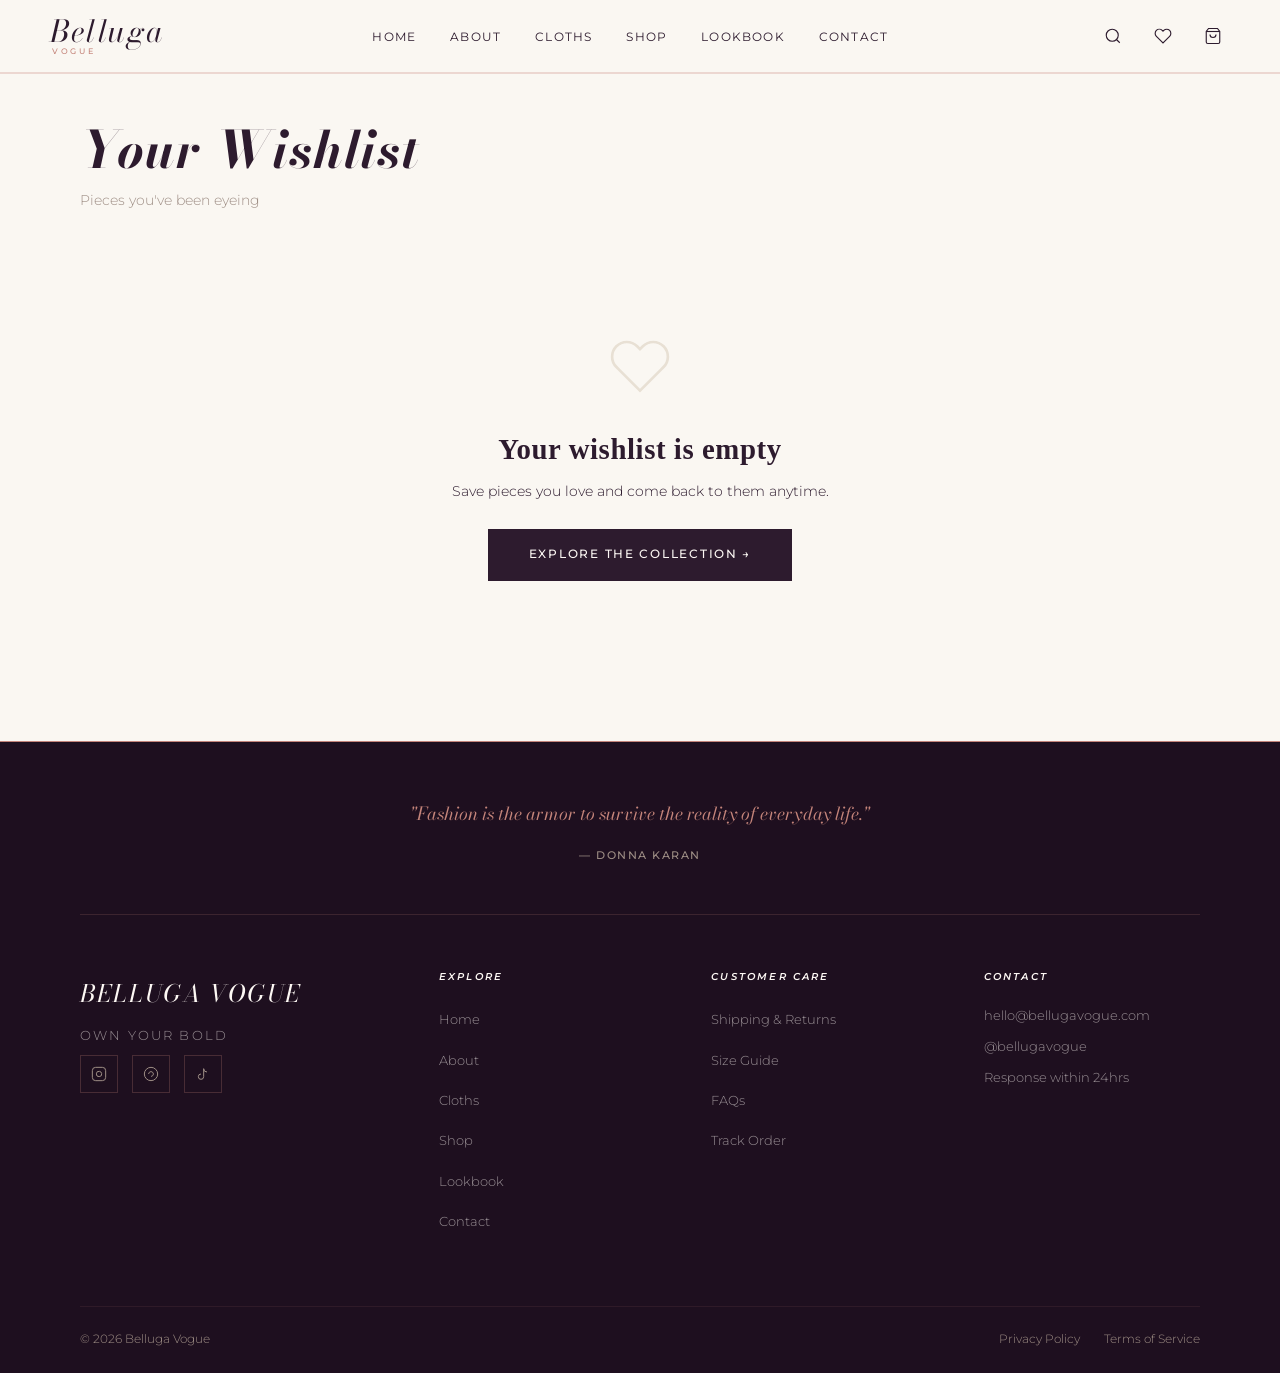
<file: wishlist.html>
<!DOCTYPE html>
<html lang="en">
<head>
  <meta charset="UTF-8">
  <meta name="viewport" content="width=device-width, initial-scale=1.0">
  <title>Wishlist — Belluga Vogue</title>
  <link rel="stylesheet" href="css/style.css">
  <link rel="icon" type="image/svg+xml" href="assets/favicon.svg">
  <meta name="theme-color" content="#2D1B2E">
</head>
<body>

<!-- NAVBAR -->
<header class="site-header solid" id="site-header">
  <nav class="navbar">
    <a href="index.html" class="nav-brand"><span class="brand-main">Belluga</span><span class="brand-sub">Vogue</span></a>
    <ul class="nav-menu">
      <li><a href="index.html">Home</a></li>
      <li><a href="about.html">About</a></li>
      <li><a href="cloths.html">Cloths</a></li>
      <li><a href="shop.html">Shop</a></li>
      <li><a href="lookbook.html">Lookbook</a></li>
      <li><a href="contact.html">Contact</a></li>
    </ul>
    <div class="nav-actions">
      <button class="icon-btn" id="search-btn" aria-label="Search">
        <svg width="18" height="18" viewBox="0 0 24 24" fill="none" stroke="currentColor" stroke-width="1.5"><circle cx="11" cy="11" r="8"/><path d="m21 21-4.35-4.35"/></svg>
      </button>
      <a href="wishlist.html" class="icon-btn" aria-label="Wishlist" style="position:relative">
        <svg width="18" height="18" viewBox="0 0 24 24" fill="none" stroke="currentColor" stroke-width="1.5"><path d="M20.84 4.61a5.5 5.5 0 0 0-7.78 0L12 5.67l-1.06-1.06a5.5 5.5 0 0 0-7.78 7.78l1.06 1.06L12 21.23l7.78-7.78 1.06-1.06a5.5 5.5 0 0 0 0-7.78z"/></svg>
        <span class="nav-badge" id="wishlist-count" style="display:none">0</span>
      </a>
      <a href="cart.html" class="icon-btn" aria-label="Cart" style="position:relative">
        <svg width="18" height="18" viewBox="0 0 24 24" fill="none" stroke="currentColor" stroke-width="1.5"><path d="M6 2 3 6v14a2 2 0 0 0 2 2h14a2 2 0 0 0 2-2V6l-3-4z"/><line x1="3" y1="6" x2="21" y2="6"/><path d="M16 10a4 4 0 0 1-8 0"/></svg>
        <span class="nav-badge" id="cart-count" style="display:none">0</span>
      </a>
      <a href="shop.html" class="btn-shop">SHOP</a>
    </div>
    <button class="hamburger" id="hamburger" aria-label="Menu"><span></span><span></span><span></span></button>
  </nav>
  <div class="search-overlay" id="search-overlay">
    <div class="search-container">
      <input type="text" placeholder="Search for pieces, collections..." id="search-input">
      <button class="search-close" id="search-close">✕</button>
    </div>
  </div>
</header>
<div class="mobile-nav" id="mobile-nav">
  <button class="mobile-nav-close" id="mobile-close">✕</button>
  <a href="index.html">Home</a>
  <a href="about.html">About</a>
  <a href="cloths.html">Cloths</a>
  <a href="shop.html">Shop</a>
  <a href="lookbook.html">Lookbook</a>
  <a href="contact.html">Contact</a>
</div>

<!-- WISHLIST PAGE -->
<main class="cart-page">
  <div class="cart-heading reveal" style="margin-bottom:40px">
    <h1>Your Wishlist</h1>
    <p>Pieces you've been eyeing</p>
  </div>

  <!-- EMPTY STATE -->
  <div id="wishlist-empty" style="display:none;flex-direction:column;align-items:center;text-align:center;padding:80px 24px">
    <div style="margin-bottom:24px">
      <svg width="64" height="64" viewBox="0 0 24 24" fill="none" stroke="#E8E0D4" stroke-width="1"><path d="M20.84 4.61a5.5 5.5 0 0 0-7.78 0L12 5.67l-1.06-1.06a5.5 5.5 0 0 0-7.78 7.78l1.06 1.06L12 21.23l7.78-7.78 1.06-1.06a5.5 5.5 0 0 0 0-7.78z"/></svg>
    </div>
    <h3 style="font-family:'Cormorant Garamond',serif;font-size:1.8rem;margin-bottom:12px">Your wishlist is empty</h3>
    <p style="color:var(--muted);font-size:0.9rem;margin-bottom:24px">Save pieces you love and come back to them anytime.</p>
    <a href="shop.html" class="btn btn-dark">Explore the Collection →</a>
  </div>

  <!-- WISHLIST WITH ITEMS -->
  <div id="wishlist-full" style="display:none">
    <div style="display:flex;justify-content:space-between;align-items:center;margin-bottom:32px;flex-wrap:wrap;gap:12px">
      <span id="wishlist-item-count" style="font-family:'Montserrat',sans-serif;font-size:0.8rem;letter-spacing:0.08em;color:var(--muted);text-transform:uppercase"></span>
      <button id="wishlist-clear-all" style="font-family:'Montserrat',sans-serif;font-size:0.75rem;letter-spacing:0.06em;color:var(--muted);background:none;border:none;cursor:pointer;text-decoration:underline;text-underline-offset:3px">Clear All</button>
    </div>
    <div class="products-grid stagger-grid" id="wishlist-grid"></div>
    <div style="margin-top:40px">
      <a href="shop.html" class="cart-continue">← Continue Shopping</a>
    </div>
  </div>
</main>

<!-- FOOTER -->
<footer class="site-footer">
  <div class="footer-quote">
    <p>&quot;Fashion is the armor to survive the reality of everyday life.&quot;</p>
    <cite>— Donna Karan</cite>
  </div>
  <div class="footer-main">
    <div class="footer-col">
      <div class="footer-logo">BELLUGA VOGUE</div>
      <p class="footer-tagline">Own Your Bold</p>
      <div class="social-icons">
        <a href="#" class="social-icon" aria-label="Instagram"><svg width="16" height="16" viewBox="0 0 24 24" fill="none" stroke="currentColor" stroke-width="1.5"><rect x="2" y="2" width="20" height="20" rx="5"/><path d="M16 11.37A4 4 0 1 1 12.63 8 4 4 0 0 1 16 11.37z"/><line x1="17.5" y1="6.5" x2="17.51" y2="6.5"/></svg></a>
        <a href="#" class="social-icon" aria-label="Pinterest"><svg width="16" height="16" viewBox="0 0 24 24" fill="none" stroke="currentColor" stroke-width="1.5"><circle cx="12" cy="12" r="10"/><path d="M8.5 12c0-2 1.5-3.5 3.5-3.5s3.5 1.5 3.5 3.5-1.5 3.5-3.5 3.5"/></svg></a>
        <a href="#" class="social-icon" aria-label="TikTok"><svg width="16" height="16" viewBox="0 0 24 24" fill="none" stroke="currentColor" stroke-width="1.5"><path d="M9 12a4 4 0 1 0 4 4V4a5 5 0 0 0 5 5"/></svg></a>
      </div>
    </div>
    <div class="footer-col">
      <h4>Explore</h4>
      <ul>
        <li><a href="index.html">Home</a></li>
        <li><a href="about.html">About</a></li>
        <li><a href="cloths.html">Cloths</a></li>
        <li><a href="shop.html">Shop</a></li>
        <li><a href="lookbook.html">Lookbook</a></li>
        <li><a href="contact.html">Contact</a></li>
      </ul>
    </div>
    <div class="footer-col">
      <h4>Customer Care</h4>
      <ul>
        <li><a href="#">Shipping &amp; Returns</a></li>
        <li><a href="#">Size Guide</a></li>
        <li><a href="#">FAQs</a></li>
        <li><a href="#">Track Order</a></li>
      </ul>
    </div>
    <div class="footer-col">
      <h4>Contact</h4>
      <p>hello@bellugavogue.com</p>
      <p>@bellugavogue</p>
      <p>Response within 24hrs</p>
    </div>
  </div>
  <div class="footer-bottom">
    <p>© 2026 Belluga Vogue</p>
    <div class="footer-links">
      <a href="#">Privacy Policy</a>
      <a href="#">Terms of Service</a>
    </div>
  </div>
</footer>

<button class="scroll-top" id="scroll-top" aria-label="Scroll to top">↑</button>
<script src="js/main.js"></script>
</body>
</html>
</file>
<file: css/style.css>
/* ================================================
   BELLUGA VOGUE — css/style.css
   Parisian Editorial Redesign
   ================================================ */

@import url('https://fonts.googleapis.com/css2?family=Bodoni+Moda:ital,opsz,wght@0,6..96,400;0,6..96,500;0,6..96,600;1,6..96,400&family=Montserrat:wght@300;400;500;600&family=Dancing+Script:wght@600&display=swap');

/* ---- CSS VARIABLES ---- */
:root {
  --rose: #C4847A;
  --rose-deep: #A66860;
  --plum: #2D1B2E;
  --plum-deep: #1E0F1F;
  --ivory: #FAF7F2;
  --blush: #F5EBE8;
  --gold: #B8924A;
  --taupe: #9E8E85;
  --champagne: #F0E8E0;
  --cream-white: #FDF8F4;
  --border-rose: rgba(196,132,122,0.28);
  --shadow: 0 2px 18px rgba(45,27,46,0.08);
  --shadow-lg: 0 6px 36px rgba(45,27,46,0.14);
  --transition: all 0.3s ease;
  --radius: 0px;
}

/* ---- RESET ---- */
*, *::before, *::after { margin: 0; padding: 0; box-sizing: border-box; }
html { scroll-behavior: smooth; overflow-x: hidden; max-width: 100%; }
body {
  font-family: 'Montserrat', sans-serif;
  font-weight: 300;
  line-height: 1.9;
  color: var(--plum);
  background: var(--ivory);
  overflow-x: hidden;
}
img { max-width: 100%; height: auto; display: block; filter: brightness(1.02) contrast(0.98) saturate(0.95); }

/* ---- Image optimisation ---- */
img {
  max-width: 100%;
  height: auto;
  display: block;
}

.product-card img,
.lookbook-item img {
  will-change: transform;
  transform: translateZ(0);
}
a { text-decoration: none; color: inherit; transition: var(--transition); }
ul { list-style: none; }
button { font-family: 'Montserrat', sans-serif; cursor: pointer; }

/* ---- TYPOGRAPHY ---- */
h1, h2, h3, h4, h5 {
  font-family: 'Bodoni Moda', serif;
  font-style: italic;
  letter-spacing: 0.02em;
  line-height: 1.15;
}
h3 { font-style: normal; }

.section-label {
  font-family: 'Montserrat', sans-serif;
  font-weight: 500;
  font-size: 0.7rem;
  text-transform: uppercase;
  letter-spacing: 0.2em;
  color: var(--rose);
  display: block;
  margin-bottom: 1rem;
}
.section-label::before {
  content: '';
  display: block;
  width: 40px;
  height: 1px;
  background: var(--rose);
  margin-bottom: 12px;
}
.price {
  font-family: 'Bodoni Moda', serif;
  font-style: italic;
  font-weight: 400;
  color: var(--gold);
}

/* ---- BUTTONS ---- */
.btn {
  display: inline-block;
  font-family: 'Montserrat', sans-serif;
  font-size: 0.72rem;
  font-weight: 500;
  letter-spacing: 0.15em;
  text-transform: uppercase;
  padding: 14px 40px;
  border-radius: 0;
  cursor: pointer;
  transition: var(--transition);
  border: 1px solid transparent;
}
.btn-gold, .btn-rose {
  background: var(--rose);
  color: var(--cream-white);
  border-color: var(--rose);
}
.btn-gold:hover, .btn-rose:hover {
  background: var(--rose-deep);
  border-color: var(--rose-deep);
  transform: translateY(-1px);
}
.btn-outline-gold, .btn-outline {
  background: transparent;
  color: var(--rose);
  border-color: var(--rose);
}
.btn-outline-gold:hover, .btn-outline:hover {
  background: var(--rose);
  color: var(--cream-white);
}
.btn-dark {
  background: var(--plum);
  color: var(--cream-white);
  border-color: var(--plum);
}
.btn-dark:hover {
  background: var(--plum-deep);
  transform: translateY(-1px);
}

/* ---- CONTAINER ---- */
.container { max-width: 1280px; margin: 0 auto; padding: 0 40px; }

/* ================================================
   SITE HEADER / NAVBAR
   ================================================ */
.site-header {
  position: fixed;
  top: 0; left: 0; right: 0;
  z-index: 1000;
  transition: background 0.4s ease, border-color 0.4s ease;
}
.site-header.solid {
  background: var(--ivory);
  border-bottom: 1px solid var(--border-rose);
}
.site-header.hero-page { background: transparent; border-bottom: 1px solid transparent; }
.site-header.hero-page.scrolled {
  background: var(--ivory);
  border-bottom: 1px solid var(--border-rose);
}

.navbar {
  display: flex;
  align-items: center;
  justify-content: space-between;
  padding: 16px 50px;
  gap: 16px;
}

/* Two-line logo */
.nav-brand {
  display: flex;
  flex-direction: column;
  line-height: 1;
  flex-shrink: 0;
}
.brand-main {
  font-family: 'Bodoni Moda', serif;
  font-style: italic;
  font-size: 1.9rem;
  font-weight: 400;
  letter-spacing: 0.05em;
  color: var(--plum);
  transition: var(--transition);
}
.brand-sub {
  font-family: 'Montserrat', sans-serif;
  font-size: 0.52rem;
  font-weight: 500;
  letter-spacing: 0.32em;
  text-transform: uppercase;
  color: var(--rose);
  margin-top: 1px;
  padding-left: 2px;
  transition: var(--transition);
}
/* Transparent navbar overrides */
.site-header.hero-page:not(.scrolled) .brand-main { color: var(--cream-white); }
.site-header.hero-page:not(.scrolled) .brand-sub { color: rgba(196,132,122,0.8); }

.nav-menu { display: flex; gap: 34px; align-items: center; }
.nav-menu li a {
  font-family: 'Montserrat', sans-serif;
  font-size: 0.75rem;
  font-weight: 400;
  letter-spacing: 0.1em;
  text-transform: uppercase;
  color: var(--plum);
  padding-bottom: 4px;
  border-bottom: 1px solid transparent;
  transition: var(--transition);
}
.nav-menu li a:hover,
.nav-menu li a.active {
  color: var(--rose);
  border-bottom-color: var(--rose);
}
.site-header.hero-page:not(.scrolled) .nav-menu li a { color: var(--cream-white); }
.site-header.hero-page:not(.scrolled) .nav-menu li a:hover,
.site-header.hero-page:not(.scrolled) .nav-menu li a.active {
  color: rgba(196,132,122,0.9);
  border-bottom-color: rgba(196,132,122,0.9);
}

.nav-actions { display: flex; align-items: center; gap: 16px; flex-shrink: 0; }
.icon-btn {
  background: none;
  border: none;
  cursor: pointer;
  color: var(--plum);
  position: relative;
  display: flex;
  align-items: center;
  justify-content: center;
  width: 34px; height: 34px;
  transition: var(--transition);
}
.icon-btn:hover { color: var(--rose); }
.site-header.hero-page:not(.scrolled) .icon-btn { color: var(--cream-white); }
.btn-shop { display: none; }

.nav-badge {
  position: absolute;
  top: -5px; right: -5px;
  background: var(--rose);
  color: var(--cream-white);
  font-size: 0.58rem;
  font-weight: 600;
  font-family: 'Montserrat', sans-serif;
  width: 17px; height: 17px;
  border-radius: 50%;
  display: flex;
  align-items: center;
  justify-content: center;
}

/* Hamburger */
.hamburger {
  display: none;
  flex-direction: column;
  gap: 5px;
  background: none;
  border: none;
  cursor: pointer;
  padding: 4px;
}
.hamburger span {
  display: block;
  width: 24px;
  height: 1px;
  background: var(--plum);
  transition: var(--transition);
}
.site-header.hero-page:not(.scrolled) .hamburger span { background: var(--cream-white); }
.hamburger.open span:nth-child(1) { transform: translateY(6px) rotate(45deg); }
.hamburger.open span:nth-child(2) { opacity: 0; }
.hamburger.open span:nth-child(3) { transform: translateY(-6px) rotate(-45deg); }

/* Mobile Nav */
.mobile-nav {
  display: none;
  position: fixed;
  inset: 0;
  background: var(--blush);
  z-index: 1001;
  flex-direction: column;
  justify-content: center;
  align-items: center;
  gap: 32px;
}
.mobile-nav.open { display: flex; }
.mobile-nav a {
  font-family: 'Bodoni Moda', serif;
  font-size: 2.6rem;
  font-weight: 300;
  font-style: italic;
  color: var(--plum);
  letter-spacing: 0.04em;
  transition: var(--transition);
}
.mobile-nav a:hover { color: var(--rose); }
.mobile-nav-close {
  position: absolute;
  top: 24px; right: 36px;
  font-size: 1.4rem;
  color: var(--taupe);
  background: none;
  border: none;
  cursor: pointer;
  transition: var(--transition);
}
.mobile-nav-close:hover { color: var(--rose); }

/* Search Overlay */
.search-overlay {
  background: var(--ivory);
  border-top: 1px solid var(--border-rose);
  padding: 0 50px;
  max-height: 0;
  overflow: hidden;
  transition: max-height 0.35s ease, padding 0.35s ease;
}
.search-overlay.open { max-height: 80px; padding: 18px 50px; }
.search-container { display: flex; align-items: center; gap: 16px; max-width: 680px; margin: 0 auto; }
.search-container input {
  flex: 1;
  background: none;
  border: none;
  border-bottom: 1px solid var(--border-rose);
  color: var(--plum);
  font-family: 'Montserrat', sans-serif;
  font-size: 0.95rem;
  font-weight: 300;
  padding: 6px 0;
  outline: none;
}
.search-container input::placeholder { color: var(--taupe); }
.search-close {
  background: none;
  border: none;
  color: var(--taupe);
  font-size: 1.3rem;
  cursor: pointer;
  transition: var(--transition);
}
.search-close:hover { color: var(--rose); }

/* ================================================
   HOMEPAGE ASYMMETRIC HERO
   ================================================ */
.hero-split {
  display: grid;
  grid-template-columns: 55% 45%;
  min-height: 100vh;
}
.hero-split-img {
  position: relative;
  overflow: hidden;
  min-height: 100vh;
  background: var(--champagne);
  display: flex;
  align-items: center;
  justify-content: center;
}
.hero-split-img img {
  width: 100%;
  height: 100%;
  object-fit: contain;
  display: block;
  filter: brightness(1.0) contrast(0.97) saturate(0.93);
}
.hero-split-text {
  background: var(--ivory);
  display: flex;
  flex-direction: column;
  justify-content: center;
  padding: 120px 68px 100px 60px;
  position: relative;
}
.hero-label {
  font-family: 'Montserrat', sans-serif;
  font-size: 0.64rem;
  font-weight: 500;
  letter-spacing: 0.22em;
  text-transform: uppercase;
  color: var(--rose);
  display: block;
  margin-bottom: 36px;
}
.hero-label::before {
  content: '';
  display: block;
  width: 40px;
  height: 1px;
  background: var(--rose);
  margin-bottom: 14px;
}
.hero-split-text h1 {
  font-family: 'Bodoni Moda', serif;
  font-style: italic;
  font-weight: 300;
  font-size: clamp(3.6rem, 5vw, 5.4rem);
  color: var(--plum);
  line-height: 1.1;
  margin-bottom: 32px;
}
.hero-split-text h1 .indent-line {
  display: block;
  padding-left: 44px;
  position: relative;
}
.hero-split-text h1 .indent-line::before {
  content: '—';
  position: absolute;
  left: 0;
  color: var(--rose);
  font-style: normal;
  font-weight: 300;
}
.hero-split-text p {
  font-family: 'Montserrat', sans-serif;
  font-weight: 300;
  font-size: 0.88rem;
  color: var(--taupe);
  line-height: 1.95;
  max-width: 340px;
  margin-bottom: 44px;
}
.hero-btns { display: flex; gap: 16px; flex-wrap: wrap; }
.hero-scroll {
  position: absolute;
  bottom: 48px;
  left: 60px;
  display: flex;
  flex-direction: column;
  align-items: center;
  gap: 10px;
}
.hero-scroll span {
  font-family: 'Montserrat', sans-serif;
  font-size: 0.58rem;
  letter-spacing: 0.22em;
  text-transform: uppercase;
  color: var(--taupe);
  writing-mode: horizontal-tb;
}
.hero-scroll::after {
  content: '';
  display: block;
  width: 1px;
  height: 50px;
  background: var(--rose);
  opacity: 0.5;
}

/* ================================================
   IMAGE-BASED HEROES (all other pages)
   ================================================ */
.hero {
  position: relative;
  height: 100vh;
  min-height: 620px;
  display: flex;
  align-items: center;
  overflow: hidden;
}
.hero-short {
  height: 52vh;
  min-height: 320px;
}
.hero-bg {
  position: absolute;
  inset: 0;
  width: 100%; height: 100%;
  object-fit: cover;
  object-position: center top;
  filter: brightness(0.50) saturate(0.92) contrast(0.98);
}
.hero-overlay {
  position: absolute;
  inset: 0;
  background: linear-gradient(140deg, rgba(45,27,46,0.62) 0%, rgba(45,27,46,0.22) 100%);
}
.hero-content {
  position: relative;
  z-index: 2;
  padding: 0 80px;
  max-width: 740px;
}
.hero-content h1 {
  font-size: clamp(3rem, 6vw, 5.5rem);
  color: var(--cream-white);
  font-style: italic;
  font-weight: 300;
  margin-bottom: 1.4rem;
}
.hero-content p {
  font-size: 0.92rem;
  color: rgba(253,248,244,0.8);
  margin-bottom: 2.4rem;
  max-width: 480px;
  line-height: 1.9;
  font-family: 'Montserrat', sans-serif;
  font-weight: 300;
}
.hero-center {
  text-align: center;
  max-width: 100%;
  width: 100%;
  display: flex;
  flex-direction: column;
  align-items: center;
  padding: 0 40px;
}
.hero-center .section-label { color: rgba(196,132,122,0.9); }
.hero-center .section-label::before { background: rgba(196,132,122,0.9); margin: 0 auto 12px; }

/* ================================================
   SECTIONS
   ================================================ */
.section { padding: 100px 0; }
.section-dark { background: var(--plum); }
.section-dark h1, .section-dark h2, .section-dark h3 { color: var(--cream-white); }
.section-dark p { color: rgba(253,248,244,0.72); }
.section-dark .section-label { color: rgba(196,132,122,0.85); }
.section-dark .section-label::before { background: rgba(196,132,122,0.85); }
.section-blush, .section-beige { background: var(--blush); }
.section-cream { background: var(--ivory); }
.section-header { text-align: center; margin-bottom: 60px; }
.section-header h2 { font-size: clamp(2rem, 3.5vw, 3.2rem); margin-bottom: 1rem; }
.section-header p { font-size: 0.88rem; color: var(--taupe); max-width: 500px; margin: 0 auto; font-weight: 300; }
.section-header .section-label::before { margin: 0 auto 12px; }

/* ================================================
   PRODUCT CARDS
   ================================================ */
.products-grid {
  display: grid;
  grid-template-columns: repeat(4, 1fr);
  gap: 32px;
}
.product-card {
  background: transparent;
  cursor: pointer;
  transition: transform 0.4s ease;
  overflow: visible;
}
.product-card:hover { transform: translateY(-3px); }
.product-card-img {
  position: relative;
  height: 380px;
  overflow: hidden;
  background: var(--champagne);
}
.product-card-img img {
  width: 100%; height: 100%;
  object-fit: cover;
  transition: transform 0.6s ease;
}
.product-card:hover .product-card-img img { transform: scale(1.04); }
.product-badge {
  position: absolute;
  top: 14px; left: 14px;
  background: var(--rose);
  color: var(--cream-white);
  font-family: 'Montserrat', sans-serif;
  font-size: 0.6rem;
  font-weight: 500;
  letter-spacing: 0.12em;
  padding: 4px 12px;
  text-transform: uppercase;
}
.wishlist-btn {
  position: absolute;
  top: 14px; right: 14px;
  width: 36px; height: 36px;
  background: rgba(253,248,244,0.88);
  display: flex;
  align-items: center;
  justify-content: center;
  border: none;
  cursor: pointer;
  transition: var(--transition);
  color: var(--taupe);
}
.wishlist-btn:hover, .wishlist-btn.active { color: var(--rose); background: var(--cream-white); }
.wishlist-btn.active svg { fill: var(--rose); stroke: var(--rose); }
.add-to-cart-overlay { display: none; }
.product-card-body {
  padding: 16px 12px 14px 16px;
  border-left: 2px solid var(--rose);
  margin-top: 14px;
}
.product-card-body .section-label { margin-bottom: 3px; font-size: 0.6rem; }
.product-card-body .section-label::before { display: none; }
.product-card-body h3 {
  font-family: 'Bodoni Moda', serif;
  font-style: italic;
  font-size: 1.2rem;
  font-weight: 400;
  color: var(--plum);
  margin-bottom: 10px;
  line-height: 1.3;
  transition: var(--transition);
}
.product-card:hover .product-card-body h3 {
  text-decoration-line: underline;
  text-decoration-color: var(--rose);
  text-underline-offset: 4px;
}
.product-card-footer {
  display: flex;
  align-items: center;
  justify-content: space-between;
}
.product-card-body .price { font-size: 1rem; }
.card-add-link {
  background: none;
  border: none;
  font-family: 'Montserrat', sans-serif;
  font-size: 0.66rem;
  font-weight: 400;
  color: var(--rose);
  cursor: pointer;
  transition: var(--transition);
  letter-spacing: 0.04em;
  padding: 0;
}
.card-add-link:hover { color: var(--rose-deep); letter-spacing: 0.08em; }

/* ================================================
   CATEGORY CARDS (Homepage)
   ================================================ */
.category-grid {
  display: grid;
  grid-template-columns: repeat(4, 1fr);
  gap: 16px;
}
.category-card {
  position: relative;
  height: 440px;
  overflow: hidden;
  cursor: pointer;
}
.category-card img {
  width: 100%; height: 100%;
  object-fit: cover;
  transition: transform 0.55s ease;
  filter: brightness(0.70) saturate(0.92) contrast(0.98);
}
.category-card:hover img { transform: scale(1.06); }
.category-overlay {
  position: absolute;
  inset: 0;
  background: linear-gradient(to top, rgba(45,27,46,0.82) 0%, rgba(45,27,46,0.08) 60%, transparent 100%);
  display: flex;
  flex-direction: column;
  justify-content: flex-end;
  padding: 28px 22px;
}
.category-overlay span {
  font-family: 'Montserrat', sans-serif;
  font-size: 0.62rem;
  font-weight: 500;
  letter-spacing: 0.2em;
  text-transform: uppercase;
  color: var(--rose);
  margin-bottom: 6px;
  display: block;
}
.category-overlay h3 {
  font-size: 1.4rem;
  color: var(--cream-white);
  font-weight: 400;
  font-style: normal;
}

/* Collections intro strip */
.collections-intro {
  background: var(--blush);
  background: white;
  text-align: center;
  padding: 64px 40px;
  border-top: 1px solid var(--border-rose);
  border-bottom: 1px solid var(--border-rose);
}
.collections-intro p {
  font-family: 'Bodoni Moda', serif;
  font-style: italic;
  font-size: clamp(1.2rem, 2vw, 1.5rem);
  color: var(--plum);
  max-width: 540px;
  margin: 0 auto;
  line-height: 1.75;
  font-weight: 300;
}

/* ================================================
   COLLECTION SECTIONS (cloths.html)
   ================================================ */
.collection-section {
  display: grid;
  grid-template-columns: 1fr 1fr;
  min-height: 560px;
}
.collection-section.reverse { direction: rtl; }
.collection-section.reverse > * { direction: ltr; }
.collection-img { overflow: hidden; }
.collection-img img {
  width: 100%; height: auto;
  display: block;
  transition: transform 0.6s ease;
}
.collection-section:hover .collection-img img { transform: scale(1.04); }
.collection-content {
  display: flex;
  flex-direction: column;
  justify-content: center;
  padding: 80px 72px;
  background: var(--blush);
}
.collection-content.dark { background: var(--plum); }
.collection-content h2 {
  font-size: clamp(2rem, 3vw, 2.8rem);
  margin-bottom: 1.4rem;
  font-style: italic;
  font-weight: 300;
}
.collection-content p {
  color: var(--taupe);
  margin-bottom: 2.4rem;
  line-height: 1.9;
  font-size: 0.9rem;
  font-weight: 300;
}
.collection-content.dark h2 { color: var(--cream-white); }
.collection-content.dark p { color: rgba(253,248,244,0.68); }
.collection-content.dark .section-label { color: rgba(196,132,122,0.85); }
.collection-content.dark .section-label::before { background: rgba(196,132,122,0.85); }

/* ================================================
   TWO-COLUMN LAYOUT (about.html)
   ================================================ */
.two-col {
  display: grid;
  grid-template-columns: 1fr 1fr;
  gap: 80px;
  align-items: center;
}
.two-col.reverse { direction: rtl; }
.two-col.reverse > * { direction: ltr; }
.about-img { }
.about-img img { width: 100%; height: auto; display: block; }
.about-text h2 { font-size: clamp(1.9rem, 3vw, 2.8rem); margin-bottom: 1.4rem; }
.about-text p { color: var(--taupe); margin-bottom: 1.3rem; line-height: 1.9; font-size: 0.9rem; font-weight: 300; }
.about-link {
  display: inline-block;
  color: var(--rose);
  font-family: 'Montserrat', sans-serif;
  font-size: 0.75rem;
  font-weight: 500;
  letter-spacing: 0.12em;
  text-transform: uppercase;
  border-bottom: 1px solid var(--rose);
  padding-bottom: 2px;
  transition: var(--transition);
}
.about-link:hover { letter-spacing: 0.18em; }

/* Designer signature */
.designer-signature {
  font-family: 'Dancing Script', cursive;
  font-size: 2.2rem;
  font-weight: 600;
  color: var(--rose);
  display: block;
  margin-top: 18px;
  line-height: 1;
}

/* Values */
.values-grid {
  display: grid;
  grid-template-columns: repeat(3, 1fr);
  gap: 40px;
}
.value-card {
  text-align: center;
  padding: 44px 32px;
  border: 1px solid rgba(196,132,122,0.22);
  transition: var(--transition);
}
.value-card:hover {
  border-color: var(--rose);
  background: rgba(196,132,122,0.07);
}
.value-icon { font-size: 1.8rem; margin-bottom: 1.4rem; color: var(--rose); }
.value-card h3 { font-size: 1.3rem; color: var(--cream-white); margin-bottom: 1rem; font-style: normal; }
.value-card p { font-size: 0.87rem; color: rgba(253,248,244,0.62); line-height: 1.85; font-weight: 300; }

/* ================================================
   SHOP PAGE — FILTER BAR
   ================================================ */
.filter-bar {
  position: sticky;
  top: 68px;
  z-index: 100;
  background: var(--plum);
  padding: 16px 40px;
  display: flex;
  align-items: center;
  gap: 20px;
  flex-wrap: wrap;
  border-bottom: 1px solid rgba(196,132,122,0.18);
}
.filter-tabs { display: flex; gap: 8px; flex-wrap: wrap; }
.filter-tab {
  background: none;
  border: 1px solid rgba(196,132,122,0.3);
  color: rgba(253,248,244,0.7);
  font-family: 'Montserrat', sans-serif;
  font-size: 0.68rem;
  font-weight: 500;
  letter-spacing: 0.1em;
  text-transform: uppercase;
  padding: 8px 16px;
  cursor: pointer;
  transition: var(--transition);
}
.filter-tab:hover, .filter-tab.active {
  background: var(--rose);
  border-color: var(--rose);
  color: var(--cream-white);
}
.filter-price {
  display: flex;
  align-items: center;
  gap: 10px;
  color: rgba(253,248,244,0.7);
  font-size: 0.72rem;
  font-family: 'Montserrat', sans-serif;
  white-space: nowrap;
}
.filter-price input[type="range"] { width: 110px; accent-color: var(--rose); cursor: pointer; }
.sort-select {
  background: transparent;
  border: 1px solid rgba(196,132,122,0.3);
  color: rgba(253,248,244,0.7);
  font-family: 'Montserrat', sans-serif;
  font-size: 0.68rem;
  font-weight: 500;
  letter-spacing: 0.08em;
  padding: 8px 12px;
  cursor: pointer;
  outline: none;
  transition: var(--transition);
}
.sort-select:focus { border-color: var(--rose); }
.sort-select option { background: var(--plum); color: var(--cream-white); }
.results-count {
  color: var(--taupe);
  font-size: 0.72rem;
  font-family: 'Montserrat', sans-serif;
  margin-left: auto;
  white-space: nowrap;
}

/* Pagination */
.pagination { display: flex; justify-content: center; gap: 8px; padding: 60px 0 20px; }
.page-btn {
  width: 42px; height: 42px;
  display: flex; align-items: center; justify-content: center;
  border: 1px solid var(--border-rose);
  background: none;
  font-family: 'Montserrat', sans-serif;
  font-size: 0.8rem;
  cursor: pointer;
  transition: var(--transition);
  color: var(--plum);
}
.page-btn:hover, .page-btn.active {
  background: var(--rose);
  border-color: var(--rose);
  color: var(--cream-white);
}

/* ================================================
   PRODUCT DETAIL PAGE
   ================================================ */
.breadcrumb {
  background: var(--blush);
  padding: 14px 80px;
  font-family: 'Montserrat', sans-serif;
  font-size: 0.72rem;
  color: var(--taupe);
  letter-spacing: 0.06em;
  margin-top: 68px;
}
.breadcrumb a { color: var(--rose); }
.breadcrumb a:hover { color: var(--rose-deep); }

.product-detail-wrap { padding: 60px 80px 80px; max-width: 1280px; margin: 0 auto; }
.product-detail {
  display: grid;
  grid-template-columns: 1fr 1fr;
  gap: 80px;
  margin-bottom: 100px;
}
.product-gallery { display: flex; flex-direction: column; gap: 14px; }
.gallery-main { height: 560px; overflow: hidden; background: var(--champagne); }
.gallery-main img { width: 100%; height: 100%; object-fit: cover; transition: opacity 0.28s ease; }
.gallery-thumbs { display: grid; grid-template-columns: repeat(4, 1fr); gap: 10px; }
.gallery-thumb {
  height: 96px;
  overflow: hidden;
  cursor: pointer;
  border: 2px solid transparent;
  transition: var(--transition);
}
.gallery-thumb:hover, .gallery-thumb.active { border-color: var(--rose); }
.gallery-thumb img { width: 100%; height: 100%; object-fit: cover; }
.product-info { padding-top: 16px; }
.product-info h1 { font-size: clamp(2rem, 3vw, 2.8rem); font-weight: 300; margin-bottom: 10px; }
.product-price {
  font-size: 1.6rem;
  color: var(--gold);
  font-family: 'Bodoni Moda', serif;
  font-style: italic;
  margin-bottom: 14px;
}
.product-rating {
  display: flex;
  align-items: center;
  gap: 10px;
  font-size: 0.8rem;
  color: var(--taupe);
  font-family: 'Montserrat', sans-serif;
  margin-bottom: 24px;
}
.stars { color: var(--rose); font-size: 0.9rem; letter-spacing: 2px; }
.product-divider { height: 1px; background: var(--border-rose); margin: 24px 0; }
.product-desc { color: var(--taupe); line-height: 1.9; margin-bottom: 28px; font-size: 0.9rem; font-weight: 300; }
.product-option-label {
  font-family: 'Montserrat', sans-serif;
  font-size: 0.7rem;
  font-weight: 500;
  letter-spacing: 0.12em;
  text-transform: uppercase;
  color: var(--plum);
  margin-bottom: 14px;
  display: block;
}
.size-grid { display: flex; gap: 10px; flex-wrap: wrap; margin-bottom: 26px; }
.size-btn {
  width: 50px; height: 50px;
  border: 1px solid var(--border-rose);
  background: none;
  font-family: 'Montserrat', sans-serif;
  font-size: 0.72rem;
  font-weight: 500;
  cursor: pointer;
  transition: var(--transition);
  color: var(--plum);
}
.size-btn:hover, .size-btn.active { background: var(--rose); border-color: var(--rose); color: var(--cream-white); }
.color-swatches { display: flex; gap: 12px; margin-bottom: 26px; }
.color-swatch {
  width: 32px; height: 32px;
  border-radius: 50%;
  cursor: pointer;
  border: 3px solid transparent;
  outline: 2px solid transparent;
  outline-offset: 2px;
  transition: var(--transition);
}
.color-swatch:hover, .color-swatch.active { outline-color: var(--rose); }
.qty-selector {
  display: flex;
  align-items: center;
  border: 1px solid var(--border-rose);
  width: fit-content;
  margin-bottom: 28px;
}
.qty-btn {
  width: 44px; height: 44px;
  background: none;
  border: none;
  font-size: 1.3rem;
  cursor: pointer;
  color: var(--plum);
  transition: var(--transition);
  line-height: 1;
}
.qty-btn:hover { color: var(--rose); }
.qty-input {
  width: 50px; height: 44px;
  text-align: center;
  border: none;
  border-left: 1px solid var(--border-rose);
  border-right: 1px solid var(--border-rose);
  font-family: 'Bodoni Moda', serif;
  font-size: 1.1rem;
  outline: none;
  background: transparent;
  color: var(--plum);
}
.product-btns { display: flex; gap: 12px; margin-bottom: 22px; }
.product-btns .btn { flex: 1; text-align: center; }
.shipping-note {
  font-size: 0.8rem;
  color: var(--taupe);
  margin-bottom: 30px;
  display: flex;
  align-items: center;
  gap: 8px;
  font-family: 'Montserrat', sans-serif;
}
/* Accordion */
.accordion { border-top: 1px solid var(--border-rose); }
.accordion-item { border-bottom: 1px solid var(--border-rose); }
.accordion-header {
  display: flex;
  justify-content: space-between;
  align-items: center;
  padding: 16px 0;
  cursor: pointer;
  font-family: 'Montserrat', sans-serif;
  font-size: 0.72rem;
  font-weight: 500;
  letter-spacing: 0.1em;
  text-transform: uppercase;
  color: var(--plum);
  transition: var(--transition);
}
.accordion-header:hover { color: var(--rose); }
.accordion-icon { font-size: 1.3rem; transition: transform 0.3s ease; }
.accordion-item.open .accordion-icon { transform: rotate(45deg); }
.accordion-body {
  max-height: 0;
  overflow: hidden;
  transition: max-height 0.32s ease;
  font-size: 0.87rem;
  color: var(--taupe);
  line-height: 1.9;
  font-weight: 300;
}
.accordion-item.open .accordion-body { max-height: 240px; padding-bottom: 18px; }

/* ================================================
   LOOKBOOK PAGE
   ================================================ */
.lookbook-grid {
  column-count: 3;
  column-gap: 10px;
  padding: 0 40px 80px;
}
.lookbook-item {
  break-inside: avoid;
  margin-bottom: 10px;
  position: relative;
  overflow: hidden;
  cursor: pointer;
}
.lookbook-item img { width: 100%; display: block; transition: transform 0.5s ease; }
.lookbook-item:hover img { transform: scale(1.04); }
.lookbook-item-overlay {
  position: absolute;
  inset: 0;
  background: rgba(45,27,46,0.44);
  display: flex;
  align-items: center;
  justify-content: center;
  opacity: 0;
  transition: var(--transition);
}
.lookbook-item:hover .lookbook-item-overlay { opacity: 1; }
.lookbook-shop-btn {
  background: transparent;
  color: var(--cream-white);
  font-family: 'Montserrat', sans-serif;
  font-size: 0.68rem;
  font-weight: 500;
  letter-spacing: 0.14em;
  text-transform: uppercase;
  padding: 11px 22px;
  border: 1px solid rgba(253,248,244,0.6);
  cursor: pointer;
  transition: var(--transition);
}
.lookbook-shop-btn:hover { background: var(--rose); border-color: var(--rose); }
.seasons-section { padding: 80px 40px; background: var(--blush); }
.seasons-grid {
  display: grid;
  grid-template-columns: repeat(4, 1fr);
  gap: 24px;
  margin-top: 50px;
}
.season-card { overflow: hidden; cursor: pointer; transition: var(--transition); }
.season-card:hover { transform: translateY(-4px); }
.season-card img { width: 100%; height: 200px; object-fit: cover; }
.season-card-body { padding: 18px 0 0; }
.season-card-body h3 { font-size: 1.1rem; margin-bottom: 6px; font-weight: 400; font-style: normal; }
.season-card-body a {
  font-size: 0.7rem;
  color: var(--rose);
  font-family: 'Montserrat', sans-serif;
  font-weight: 500;
  letter-spacing: 0.1em;
  text-transform: uppercase;
  transition: var(--transition);
}
.season-card-body a:hover { letter-spacing: 0.14em; }

/* ================================================
   CART PAGE
   ================================================ */
.cart-page { padding: 120px 80px 80px; min-height: 60vh; }
.cart-heading h1 { font-size: clamp(2.2rem, 4vw, 3.5rem); margin-bottom: 8px; }
.cart-heading p { color: var(--taupe); font-size: 0.9rem; font-family: 'Montserrat', sans-serif; }
.cart-layout {
  display: grid;
  grid-template-columns: 1fr 370px;
  gap: 60px;
  margin-top: 40px;
  align-items: start;
}
.cart-table { width: 100%; border-collapse: collapse; }
.cart-table th {
  font-family: 'Montserrat', sans-serif;
  font-size: 0.68rem;
  font-weight: 500;
  letter-spacing: 0.14em;
  text-transform: uppercase;
  color: var(--taupe);
  border-bottom: 1px solid var(--border-rose);
  padding: 12px 0;
  text-align: left;
}
.cart-table td {
  padding: 22px 0;
  border-bottom: 1px solid rgba(196,132,122,0.15);
  vertical-align: middle;
}
.cart-table td:not(:first-child) { padding-left: 16px; }
.cart-item-img { width: 88px; height: 108px; object-fit: cover; margin-right: 20px; }
.cart-item-info h4 { font-size: 1rem; font-weight: 400; margin-bottom: 5px; font-style: italic; }
.cart-item-info span { font-size: 0.75rem; color: var(--taupe); font-family: 'Montserrat', sans-serif; }
.cart-qty {
  display: flex;
  align-items: center;
  border: 1px solid var(--border-rose);
  width: fit-content;
}
.cart-qty button {
  width: 32px; height: 32px;
  background: none;
  border: none;
  cursor: pointer;
  font-size: 1.1rem;
  color: var(--plum);
  transition: var(--transition);
  line-height: 1;
}
.cart-qty button:hover { color: var(--rose); }
.cart-qty span {
  width: 36px;
  text-align: center;
  font-family: 'Bodoni Moda', serif;
  font-size: 1rem;
  border-left: 1px solid var(--border-rose);
  border-right: 1px solid var(--border-rose);
  padding: 4px 0;
}
.cart-remove {
  background: none;
  border: none;
  color: var(--taupe);
  font-size: 1.3rem;
  cursor: pointer;
  transition: var(--transition);
  line-height: 1;
}
.cart-remove:hover { color: #c0392b; }
.cart-continue {
  display: inline-flex;
  align-items: center;
  gap: 8px;
  color: var(--taupe);
  font-family: 'Montserrat', sans-serif;
  font-size: 0.75rem;
  font-weight: 500;
  letter-spacing: 0.1em;
  text-transform: uppercase;
  margin-top: 24px;
  transition: var(--transition);
}
.cart-continue:hover { color: var(--rose); }

/* Order Summary */
.order-summary {
  background: var(--champagne);
  padding: 36px 32px;
  position: sticky;
  top: 120px;
}
.order-summary h3 { font-size: 1.5rem; margin-bottom: 28px; font-weight: 400; }
.summary-row {
  display: flex;
  justify-content: space-between;
  align-items: center;
  margin-bottom: 14px;
  font-size: 0.87rem;
  color: var(--taupe);
  font-family: 'Montserrat', sans-serif;
}
.summary-total {
  display: flex;
  justify-content: space-between;
  align-items: center;
  margin-top: 18px;
  padding-top: 18px;
  border-top: 1px solid var(--border-rose);
  font-family: 'Bodoni Moda', serif;
  font-size: 1.3rem;
  color: var(--plum);
  font-style: italic;
}
.promo-row { display: flex; gap: 8px; margin: 22px 0; }
.promo-input {
  flex: 1;
  border: 1px solid var(--border-rose);
  background: transparent;
  padding: 10px 14px;
  font-family: 'Montserrat', sans-serif;
  font-size: 0.8rem;
  outline: none;
  color: var(--plum);
  transition: var(--transition);
}
.promo-input:focus { border-color: var(--rose); }
.promo-btn {
  background: var(--plum);
  color: var(--cream-white);
  border: none;
  padding: 10px 18px;
  font-family: 'Montserrat', sans-serif;
  font-size: 0.68rem;
  font-weight: 500;
  letter-spacing: 0.1em;
  text-transform: uppercase;
  cursor: pointer;
  transition: var(--transition);
}
.promo-btn:hover { background: var(--rose); }
.secure-note {
  text-align: center;
  font-size: 0.72rem;
  color: var(--taupe);
  font-family: 'Montserrat', sans-serif;
  margin-top: 14px;
  display: flex;
  align-items: center;
  justify-content: center;
  gap: 6px;
}
.empty-cart { text-align: center; padding: 100px 40px; grid-column: 1 / -1; }
.empty-cart-icon { font-size: 3rem; color: var(--champagne); margin-bottom: 24px; }
.empty-cart h3 { font-size: 1.8rem; margin-bottom: 12px; color: var(--taupe); }
.empty-cart p { color: var(--taupe); font-size: 0.9rem; margin-bottom: 32px; }

/* ================================================
   CHECKOUT PAGE
   ================================================ */
.checkout-page { padding: 120px 80px 80px; max-width: 1280px; margin: 0 auto; }
.checkout-heading h1 { font-size: clamp(2.2rem, 4vw, 3.5rem); margin-bottom: 8px; }
.checkout-layout {
  display: grid;
  grid-template-columns: 1fr 370px;
  gap: 60px;
  margin-top: 40px;
  align-items: start;
}
.checkout-form-section { margin-bottom: 44px; }
.checkout-form-section h3 {
  font-size: 1.3rem;
  font-weight: 400;
  margin-bottom: 22px;
  padding-bottom: 14px;
  border-bottom: 1px solid var(--border-rose);
}
.form-grid { display: grid; grid-template-columns: 1fr 1fr; gap: 16px; }
.form-grid.full { grid-template-columns: 1fr; }
.form-field { display: flex; flex-direction: column; gap: 8px; }
.form-field label {
  font-family: 'Montserrat', sans-serif;
  font-size: 0.7rem;
  font-weight: 500;
  letter-spacing: 0.1em;
  text-transform: uppercase;
  color: var(--taupe);
}
.form-field input,
.form-field select,
.form-field textarea {
  border: 1px solid var(--border-rose);
  background: var(--ivory);
  padding: 12px 16px;
  font-family: 'Montserrat', sans-serif;
  font-size: 1rem;
  font-weight: 300;
  outline: none;
  transition: var(--transition);
  color: var(--plum);
}
.form-field input:focus,
.form-field select:focus,
.form-field textarea:focus { border-color: var(--rose); }
.form-field textarea { resize: vertical; min-height: 120px; }
.radio-option {
  display: flex;
  align-items: center;
  gap: 16px;
  padding: 16px 18px;
  border: 1px solid var(--border-rose);
  cursor: pointer;
  margin-bottom: 10px;
  transition: var(--transition);
}
.radio-option:has(input:checked) { border-color: var(--rose); background: rgba(196,132,122,0.06); }
.radio-option input[type="radio"] { accent-color: var(--rose); flex-shrink: 0; }
.radio-option-info { flex: 1; }
.radio-option-info strong { display: block; font-size: 0.87rem; font-weight: 500; margin-bottom: 3px; }
.radio-option-info span { font-size: 0.8rem; color: var(--taupe); }
.radio-option-price { font-family: 'Bodoni Moda', serif; font-style: italic; font-size: 1.05rem; color: var(--gold); }
.card-icons { display: flex; gap: 8px; margin-top: 14px; }
.card-icon {
  padding: 5px 12px;
  border: 1px solid var(--border-rose);
  font-size: 0.7rem;
  font-weight: 600;
  color: var(--taupe);
  font-family: 'Montserrat', sans-serif;
  background: var(--champagne);
}
.demo-note {
  font-size: 0.75rem;
  color: var(--taupe);
  text-align: center;
  margin-top: 14px;
  font-style: italic;
  font-family: 'Montserrat', sans-serif;
}
.checkout-summary {
  background: var(--champagne);
  padding: 36px 32px;
  position: sticky;
  top: 120px;
}
.checkout-summary h3 { font-size: 1.4rem; font-weight: 400; margin-bottom: 24px; }
.checkout-items { margin-bottom: 24px; }
.checkout-item { display: flex; gap: 14px; margin-bottom: 16px; align-items: center; }
.checkout-item img { width: 60px; height: 74px; object-fit: cover; flex-shrink: 0; }
.checkout-item-info { flex: 1; }
.checkout-item-info h4 { font-size: 0.92rem; font-weight: 400; margin-bottom: 4px; font-style: italic; }
.checkout-item-info span { font-size: 0.75rem; color: var(--taupe); font-family: 'Montserrat', sans-serif; }
.checkout-item-price { font-family: 'Bodoni Moda', serif; font-style: italic; color: var(--gold); font-size: 1rem; }
.checkout-divider { height: 1px; background: var(--border-rose); margin: 18px 0; }

/* ================================================
   CONTACT PAGE
   ================================================ */
.contact-layout {
  display: grid;
  grid-template-columns: 1fr 1fr;
  gap: 80px;
  padding: 100px 80px;
}
.contact-detail {
  display: flex;
  gap: 16px;
  margin-bottom: 22px;
  align-items: flex-start;
}
.contact-detail-icon { color: var(--rose); flex-shrink: 0; margin-top: 3px; }
.contact-detail > div > strong,
.contact-detail-text strong {
  display: block;
  font-family: 'Montserrat', sans-serif;
  font-size: 0.7rem;
  font-weight: 500;
  letter-spacing: 0.12em;
  text-transform: uppercase;
  color: var(--taupe);
  margin-bottom: 4px;
}
.contact-detail > div > p,
.contact-detail-text span { font-size: 0.9rem; color: var(--plum); margin: 0; }
.contact-info-col h2,
.contact-form-col h2 { font-size: clamp(1.9rem, 3vw, 2.6rem); margin-bottom: 20px; }
.contact-map,
.map-container { margin-top: 36px; overflow: hidden; }

/* ================================================
   NEWSLETTER SECTION
   ================================================ */
.newsletter-section {
  background: var(--plum);
  padding: 100px 40px;
  text-align: center;
}
.newsletter-section .section-label { color: rgba(196,132,122,0.82); }
.newsletter-section .section-label::before { background: rgba(196,132,122,0.82); margin: 0 auto 12px; }
.newsletter-section h2 {
  font-size: clamp(2rem, 3.5vw, 3rem);
  color: var(--cream-white);
  margin-bottom: 1rem;
}
.newsletter-section p {
  color: rgba(253,248,244,0.65);
  font-size: 0.9rem;
  margin-bottom: 40px;
  max-width: 480px;
  margin-left: auto;
  margin-right: auto;
  font-weight: 300;
}
.newsletter-form {
  display: flex;
  justify-content: center;
  max-width: 460px;
  margin: 0 auto;
}
.newsletter-form input {
  flex: 1;
  border: 1px solid rgba(196,132,122,0.32);
  border-right: none;
  background: rgba(253,248,244,0.06);
  color: var(--cream-white);
  padding: 14px 20px;
  font-family: 'Montserrat', sans-serif;
  font-size: 1rem;
  outline: none;
  transition: var(--transition);
}
.newsletter-form input:focus { border-color: var(--rose); }
.newsletter-form input::placeholder { color: rgba(253,248,244,0.38); }
.newsletter-form button {
  background: var(--rose);
  color: var(--cream-white);
  border: none;
  padding: 14px 28px;
  font-family: 'Montserrat', sans-serif;
  font-size: 0.7rem;
  font-weight: 500;
  letter-spacing: 0.16em;
  text-transform: uppercase;
  cursor: pointer;
  transition: var(--transition);
  white-space: nowrap;
}
.newsletter-form button:hover { background: var(--rose-deep); }

/* ================================================
   FOOTER
   ================================================ */
.site-footer {
  background: var(--plum-deep);
  padding: 0 80px;
  border-top: 1px solid var(--rose);
}
.footer-quote {
  text-align: center;
  padding: 56px 0 44px;
  border-bottom: 1px solid rgba(196,132,122,0.18);
  margin-bottom: 56px;
}
.footer-quote p {
  font-family: 'Bodoni Moda', serif;
  font-style: italic;
  font-size: 1.12rem;
  color: var(--rose);
  max-width: 580px;
  margin: 0 auto 10px;
  line-height: 1.75;
  font-weight: 300;
}
.footer-quote cite {
  font-family: 'Montserrat', sans-serif;
  font-style: normal;
  font-size: 0.66rem;
  font-weight: 500;
  letter-spacing: 0.14em;
  text-transform: uppercase;
  color: var(--taupe);
}
.footer-main {
  display: grid;
  grid-template-columns: 1.4fr 1fr 1fr 1fr;
  gap: 56px;
  padding-bottom: 60px;
}
.footer-logo {
  font-family: 'Bodoni Moda', serif;
  font-style: italic;
  font-size: 1.5rem;
  font-weight: 400;
  letter-spacing: 0.08em;
  color: var(--cream-white);
  margin-bottom: 8px;
}
.footer-tagline {
  font-family: 'Montserrat', sans-serif;
  font-size: 0.64rem;
  font-weight: 300;
  letter-spacing: 0.16em;
  text-transform: uppercase;
  color: var(--taupe);
  margin-bottom: 26px;
}
.social-icons { display: flex; gap: 14px; }
.social-icon {
  width: 38px; height: 38px;
  border: 1px solid rgba(196,132,122,0.25);
  display: flex;
  align-items: center;
  justify-content: center;
  color: var(--taupe);
  transition: var(--transition);
}
.social-icon:hover { border-color: var(--rose); color: var(--rose); }
.footer-col h4 {
  font-family: 'Montserrat', sans-serif;
  font-size: 0.62rem;
  font-weight: 600;
  letter-spacing: 0.22em;
  text-transform: uppercase;
  color: var(--cream-white);
  margin-bottom: 22px;
}
.footer-col ul li { margin-bottom: 10px; }
.footer-col ul li a {
  font-size: 0.84rem;
  color: rgba(253,248,244,0.55);
  transition: var(--transition);
  font-family: 'Montserrat', sans-serif;
  font-weight: 300;
}
.footer-col ul li a:hover { color: var(--rose); }
.footer-col p {
  font-size: 0.84rem;
  color: rgba(253,248,244,0.55);
  margin-bottom: 8px;
  line-height: 1.7;
  font-family: 'Montserrat', sans-serif;
  font-weight: 300;
}
.footer-bottom {
  border-top: 1px solid rgba(196,132,122,0.1);
  padding: 22px 0;
  display: flex;
  justify-content: space-between;
  align-items: center;
}
.footer-bottom p {
  font-size: 0.72rem;
  color: var(--taupe);
  font-family: 'Montserrat', sans-serif;
  font-weight: 300;
}
.footer-links { display: flex; gap: 24px; }
.footer-links a {
  font-size: 0.72rem;
  color: var(--taupe);
  font-family: 'Montserrat', sans-serif;
  transition: var(--transition);
  font-weight: 300;
}
.footer-links a:hover { color: var(--rose); }

/* ================================================
   CTA BAND
   ================================================ */
.cta-band { background: var(--plum); text-align: center; padding: 80px 40px; }
.cta-band h2 { font-size: clamp(1.8rem, 3vw, 2.5rem); color: var(--cream-white); margin-bottom: 32px; }

/* ================================================
   SCROLL TO TOP
   ================================================ */
.scroll-top {
  position: fixed;
  bottom: 34px; right: 34px;
  width: 44px; height: 44px;
  background: var(--rose);
  color: var(--cream-white);
  border: none;
  display: flex;
  align-items: center;
  justify-content: center;
  cursor: pointer;
  z-index: 500;
  opacity: 0;
  pointer-events: none;
  transition: var(--transition);
  font-size: 1.1rem;
  line-height: 1;
}
.scroll-top.visible { opacity: 1; pointer-events: all; }
.scroll-top:hover { background: var(--rose-deep); transform: translateY(-2px); }

/* ================================================
   SCROLL ANIMATIONS
   ================================================ */
.reveal {
  opacity: 0;
  transform: translateY(28px);
  transition: opacity 0.65s ease, transform 0.65s ease;
}
.reveal.revealed { opacity: 1; transform: translateY(0); }
.stagger-grid .product-card:nth-child(1) { transition-delay: 0s; }
.stagger-grid .product-card:nth-child(2) { transition-delay: 0.1s; }
.stagger-grid .product-card:nth-child(3) { transition-delay: 0.2s; }
.stagger-grid .product-card:nth-child(4) { transition-delay: 0.3s; }
.stagger-grid .product-card:nth-child(5) { transition-delay: 0.1s; }
.stagger-grid .product-card:nth-child(6) { transition-delay: 0.2s; }
.stagger-grid .product-card:nth-child(7) { transition-delay: 0.3s; }
.stagger-grid .product-card:nth-child(8) { transition-delay: 0.4s; }
.stagger-grid .product-card:nth-child(9) { transition-delay: 0.1s; }
.stagger-grid .product-card:nth-child(10) { transition-delay: 0.2s; }
.stagger-grid .product-card:nth-child(11) { transition-delay: 0.3s; }
.stagger-grid .product-card:nth-child(12) { transition-delay: 0.4s; }

/* ================================================
   UTILITY
   ================================================ */
.mt-60 { margin-top: 60px; }
.text-gold { color: var(--gold); }
.text-rose { color: var(--rose); }
.text-muted { color: var(--taupe); }

/* ================================================
   RESPONSIVE
   ================================================ */
@media (max-width: 1200px) {
  .products-grid { grid-template-columns: repeat(3, 1fr); }
  .footer-main { grid-template-columns: 1fr 1fr; gap: 40px; }
  .collection-content { padding: 60px 48px; }
  .hero-split { grid-template-columns: 1fr 1fr; }
}
@media (max-width: 960px) {
  .navbar { padding: 14px 24px; }
  .nav-menu { display: none; }
  .hamburger { display: flex; }
  .search-overlay.open { padding: 18px 24px; }
  .products-grid { grid-template-columns: repeat(2, 1fr); }
  .category-grid { grid-template-columns: repeat(2, 1fr); }
  .collection-section { grid-template-columns: 1fr; min-height: auto; }
  .collection-section.reverse { direction: ltr; }
  .collection-section.reverse > * { direction: ltr; }
  .two-col { grid-template-columns: 1fr; gap: 40px; }
  .two-col.reverse { direction: ltr; }
  .two-col.reverse > * { direction: ltr; }
  .values-grid { grid-template-columns: 1fr; gap: 24px; }
  .product-detail { grid-template-columns: 1fr; gap: 40px; }
  .product-detail-wrap { padding: 40px 24px 60px; }
  .breadcrumb { padding: 14px 24px; }
  .cart-page { padding: 100px 24px 60px; }
  .cart-layout { grid-template-columns: 1fr; }
  .checkout-page { padding: 100px 24px 60px; }
  .checkout-layout { grid-template-columns: 1fr; }
  .contact-layout { grid-template-columns: 1fr; padding: 80px 24px; }
  .lookbook-grid { column-count: 2; padding: 0 24px 60px; }
  .seasons-grid { grid-template-columns: repeat(2, 1fr); }
  .filter-bar { padding: 14px 24px; top: 60px; }
  .site-footer { padding: 0 24px; }
  .hero-content { padding: 0 30px; }
  .section { padding: 70px 0; }
  .container { padding: 0 24px; }
  .seasons-section { padding: 60px 24px; }
  .hero-split { grid-template-columns: 1fr; min-height: auto; }
  .hero-split-img { min-height: 55vh; }
  .hero-split-text { padding: 60px 32px 80px; }
  .hero-scroll { display: none; }
}
@media (max-width: 600px) {
  .products-grid { grid-template-columns: repeat(2, 1fr); gap: 6px; padding: 6px; }
  .category-grid { grid-template-columns: repeat(2, 1fr); gap: 8px; }
  .lookbook-grid { column-count: 2; column-gap: 6px; padding: 0 8px 40px; }
  .seasons-grid { grid-template-columns: repeat(2, 1fr); padding: 0; }
  .footer-main { grid-template-columns: 1fr; gap: 30px; }
  .form-grid { grid-template-columns: 1fr; }
  .filter-tabs { flex-wrap: nowrap; }
  .newsletter-form { flex-direction: column; }
  .newsletter-form input { border-right: 1px solid rgba(196,132,122,0.32); }
  .product-btns { flex-direction: column; }
  .gallery-thumbs { grid-template-columns: repeat(4, 1fr); gap: 8px; }
  .hero-split-text h1 { font-size: 3rem; }
  .brand-main { font-size: 1.6rem; }
  /* Button padding — 40px per side is too wide for small phones */
  .btn { padding: 12px 20px; }
  /* Tighten hero text padding on tiny screens */
  .hero-split-text { padding: 40px 16px 50px; }
  /* Navbar tighter */
  .navbar { padding: 12px 16px; }
}

@media (max-width: 768px) {


  /* ---- Lookbook: 2 columns, tighter ---- */
  .lookbook-grid {
    column-count: 2;
    column-gap: 6px;
    padding: 0 8px 40px;
  }

  /* ---- Product grid: 2 columns ---- */
  .products-grid {
    display: grid;
    grid-template-columns: repeat(2, 1fr);
    gap: 8px;
    padding: 8px;
  }

  .product-card {
    width: 100%;
    margin: 0;
  }

  /* Switch from fixed heights to auto aspect-ratio so 2 cards fit on screen */
  .product-card-img {
    height: auto;
    aspect-ratio: 3 / 4;
  }

  /* Category cards: was 440px fixed — now proportional */
  .category-card {
    height: auto;
    aspect-ratio: 3 / 4;
  }

  /* Season card images: was 200px fixed — now proportional */
  .season-card img {
    height: auto;
    aspect-ratio: 4 / 3;
  }

  .product-card-body {
    padding: 6px 6px 6px 8px;
    margin-top: 4px;
  }

  .product-card-body h3 {
    font-size: 0.78rem;
    margin-bottom: 4px;
    line-height: 1.2;
  }

  .product-card-body .price {
    font-size: 0.82rem;
  }

  .card-add-link {
    font-size: 0.58rem;
  }

  /* ---- Filter bar: single scrollable row ---- */
  .filter-bar {
    padding: 8px 12px;
    gap: 8px;
    flex-wrap: nowrap;
    overflow-x: auto;
    -webkit-overflow-scrolling: touch;
    scrollbar-width: none;
  }

  .filter-bar::-webkit-scrollbar { display: none; }

  .filter-tabs {
    flex-wrap: nowrap;
    flex-shrink: 0;
  }

  .filter-tab {
    font-size: 0.6rem;
    padding: 5px 10px;
    white-space: nowrap;
    flex-shrink: 0;
  }

  /* Hide price range and count — saves space on mobile */
  .filter-price { display: none; }
  .results-count { display: none; }

  .sort-select {
    font-size: 0.62rem;
    padding: 5px 8px;
    flex-shrink: 0;
  }

  /* Section/container tighter on mobile */
  .section { padding: 20px 0; }
  .container { padding: 0 8px; }
}

/* ---- 480px: very small phones ---- */
@media (max-width: 480px) {
  /* Keep 2 columns — never drop to single on phones */
  .products-grid { grid-template-columns: repeat(2, 1fr); gap: 6px; padding: 6px; }
  /* Card body even more compact on tiny phones */
  .product-card-body { padding: 5px 5px 5px 7px; }
  .product-card-body h3 { font-size: 0.72rem; }
  .product-card-body .price { font-size: 0.76rem; }
  .wishlist-btn { width: 28px; height: 28px; }
  /* Tighten hero text */
  .hero-split-text { padding: 32px 16px 48px; }
  .hero-split-text h1 { font-size: 2.4rem; }
  /* Product detail */
  .product-detail-wrap { padding: 24px 16px 48px; }
  .breadcrumb { padding: 12px 16px; }
  /* Cart & checkout */
  .cart-page { padding: 80px 16px 48px; }
  .checkout-page { padding: 80px 16px 48px; }
  /* Contact */
  .contact-layout { padding: 60px 16px; }
  /* Lookbook 2 columns on small phones too */
  .lookbook-grid { column-count: 2; column-gap: 5px; padding: 0 6px 40px; }
  /* Seasons 2 columns */
  .seasons-grid { grid-template-columns: repeat(2, 1fr); }
  /* Category grid 2 columns */
  .category-grid { grid-template-columns: repeat(2, 1fr); gap: 8px; }
  /* Footer tighter */
  .footer-main { gap: 24px; }
  /* Section label smaller */
  .section-label { font-size: 0.65rem; }
  /* Navbar */
  .navbar { padding: 10px 14px; }
}

/* ── CART TABLE → CARD LAYOUT on mobile ─────────────────────── */
@media (max-width: 640px) {
  /* Hide column headers */
  .cart-table thead { display: none; }
  /* Break table model so rows become block stacks */
  .cart-table,
  .cart-table tbody { display: block; width: 100%; }
  /* Each row is a flex card */
  .cart-table tr {
    display: flex;
    flex-wrap: wrap;
    position: relative;
    padding: 16px 0;
    border-bottom: 1px solid rgba(196,132,122,0.18);
    row-gap: 10px;
  }
  .cart-table td {
    display: block;
    padding: 0 !important;
    border-bottom: none !important;
    vertical-align: unset;
  }
  /* ── Row 1: product image + name (full width) ── */
  .cart-table tr td:nth-child(1) {
    flex: 0 0 100%;
    display: flex;
    align-items: flex-start;
    gap: 12px;
    padding-right: 36px !important;
  }
  .cart-item-img {
    width: 68px;
    height: 84px;
    margin-right: 0;
    flex-shrink: 0;
    object-fit: cover;
  }
  .cart-item-info { flex: 1; min-width: 0; }
  .cart-item-info h4 { font-size: 0.88rem; word-break: break-word; }
  .cart-item-info span { font-size: 0.72rem; }
  /* ── Row 2: price | qty | total in a flex row ── */
  .cart-table tr td:nth-child(2) {
    flex: 1;
    display: flex;
    align-items: center;
    font-size: 0.84rem;
    font-family: 'Cormorant Garamond', serif;
  }
  .cart-table tr td:nth-child(3) {
    flex: 0 0 auto;
    display: flex;
    align-items: center;
  }
  .cart-table tr td:nth-child(4) {
    flex: 0 0 auto;
    display: flex;
    align-items: center;
    font-size: 0.84rem;
    font-weight: 500;
    font-family: 'Cormorant Garamond', serif;
  }
  /* ── Remove button: top-right corner ── */
  .cart-table tr td:nth-child(5) {
    position: absolute;
    top: 16px;
    right: 0;
  }
  /* Tighten qty controls */
  .cart-qty { gap: 2px; }
  .cart-qty button { width: 28px; height: 28px; font-size: 0.9rem; }
  .cart-qty span { width: 28px; font-size: 0.82rem; }
}
</file>
